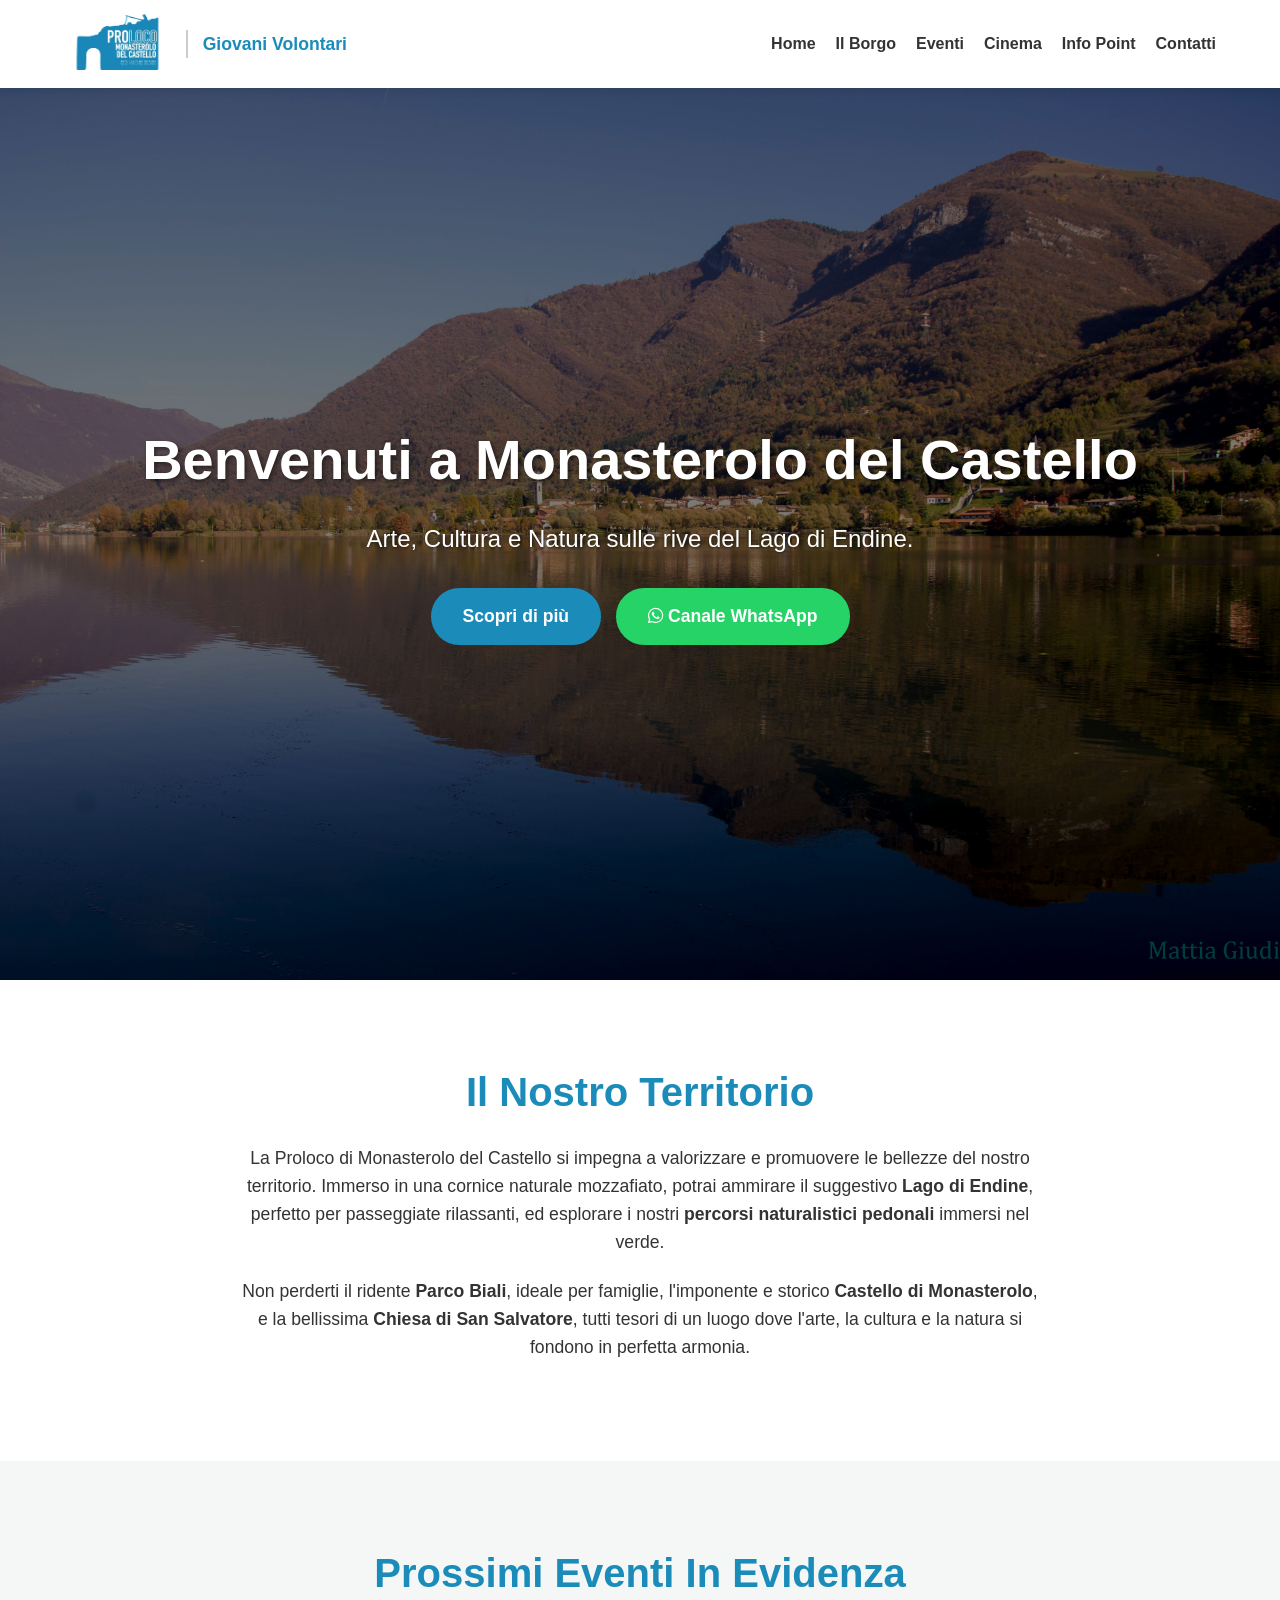
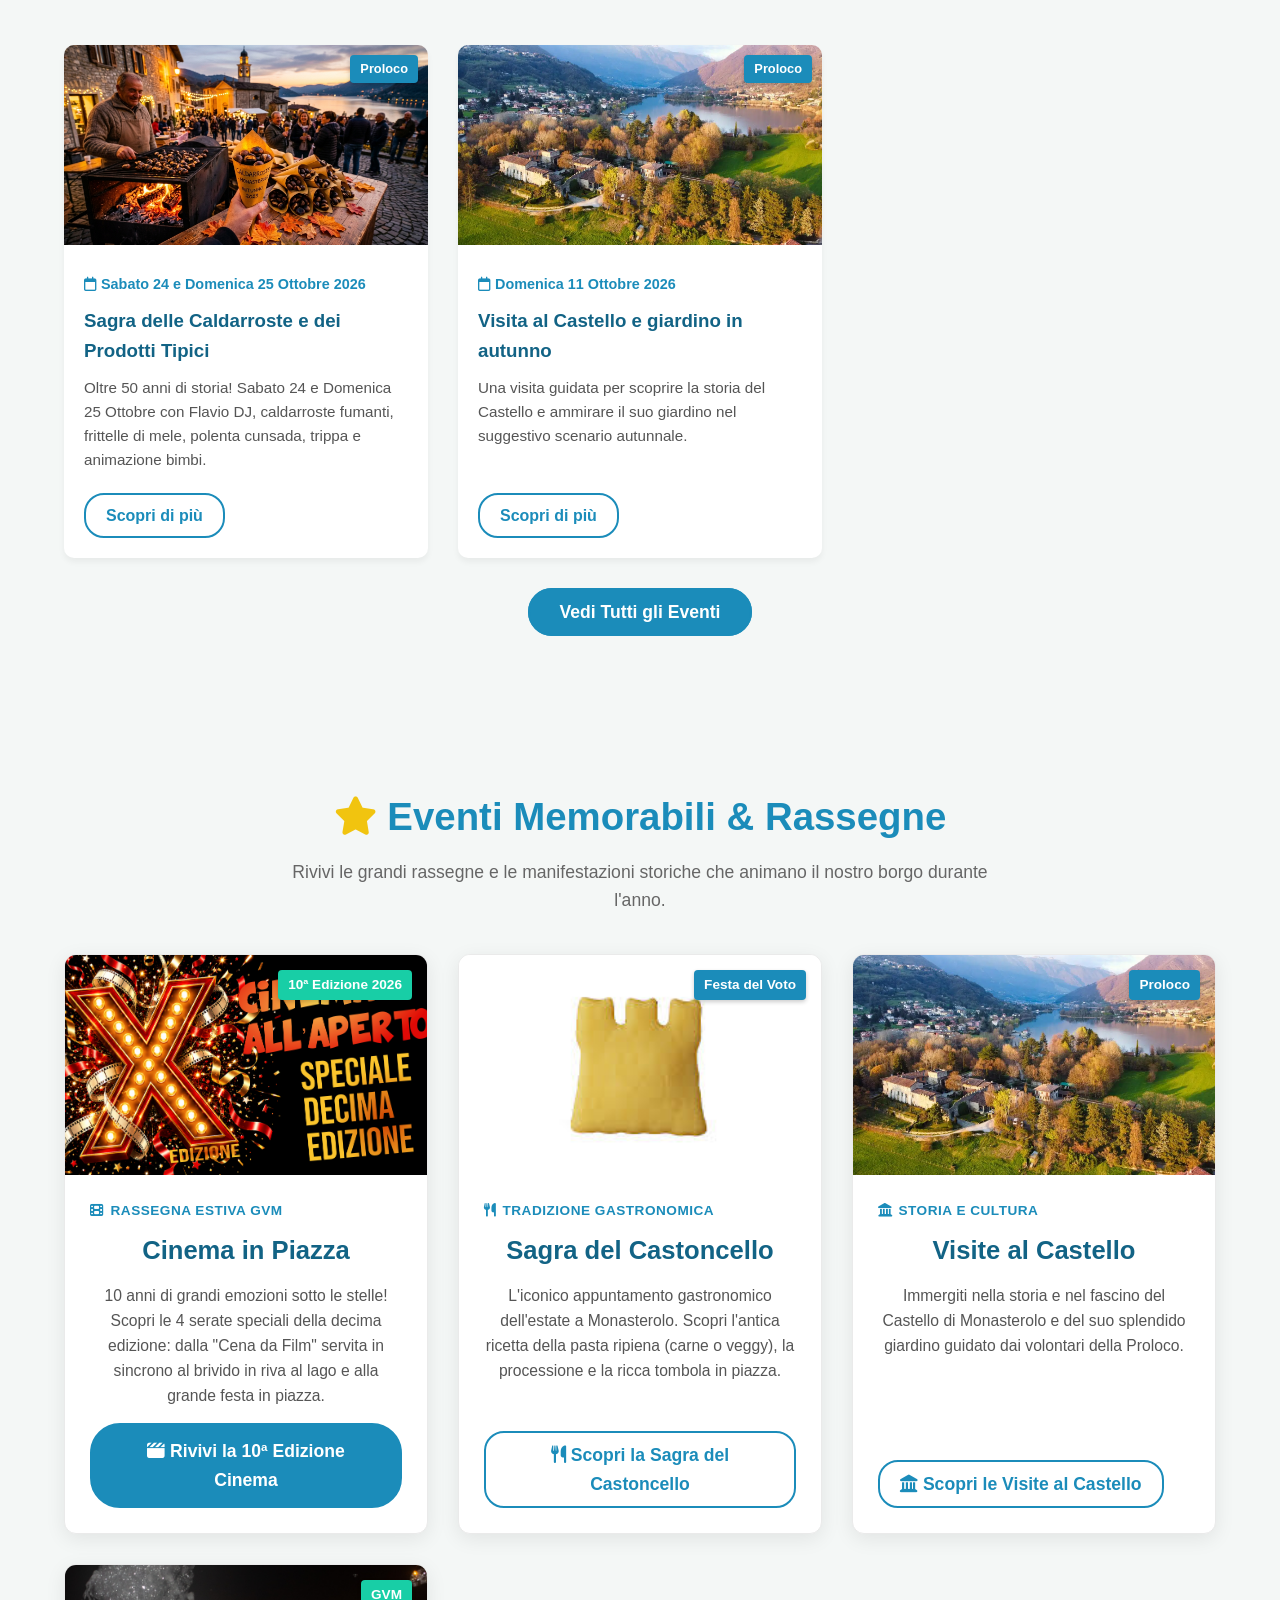
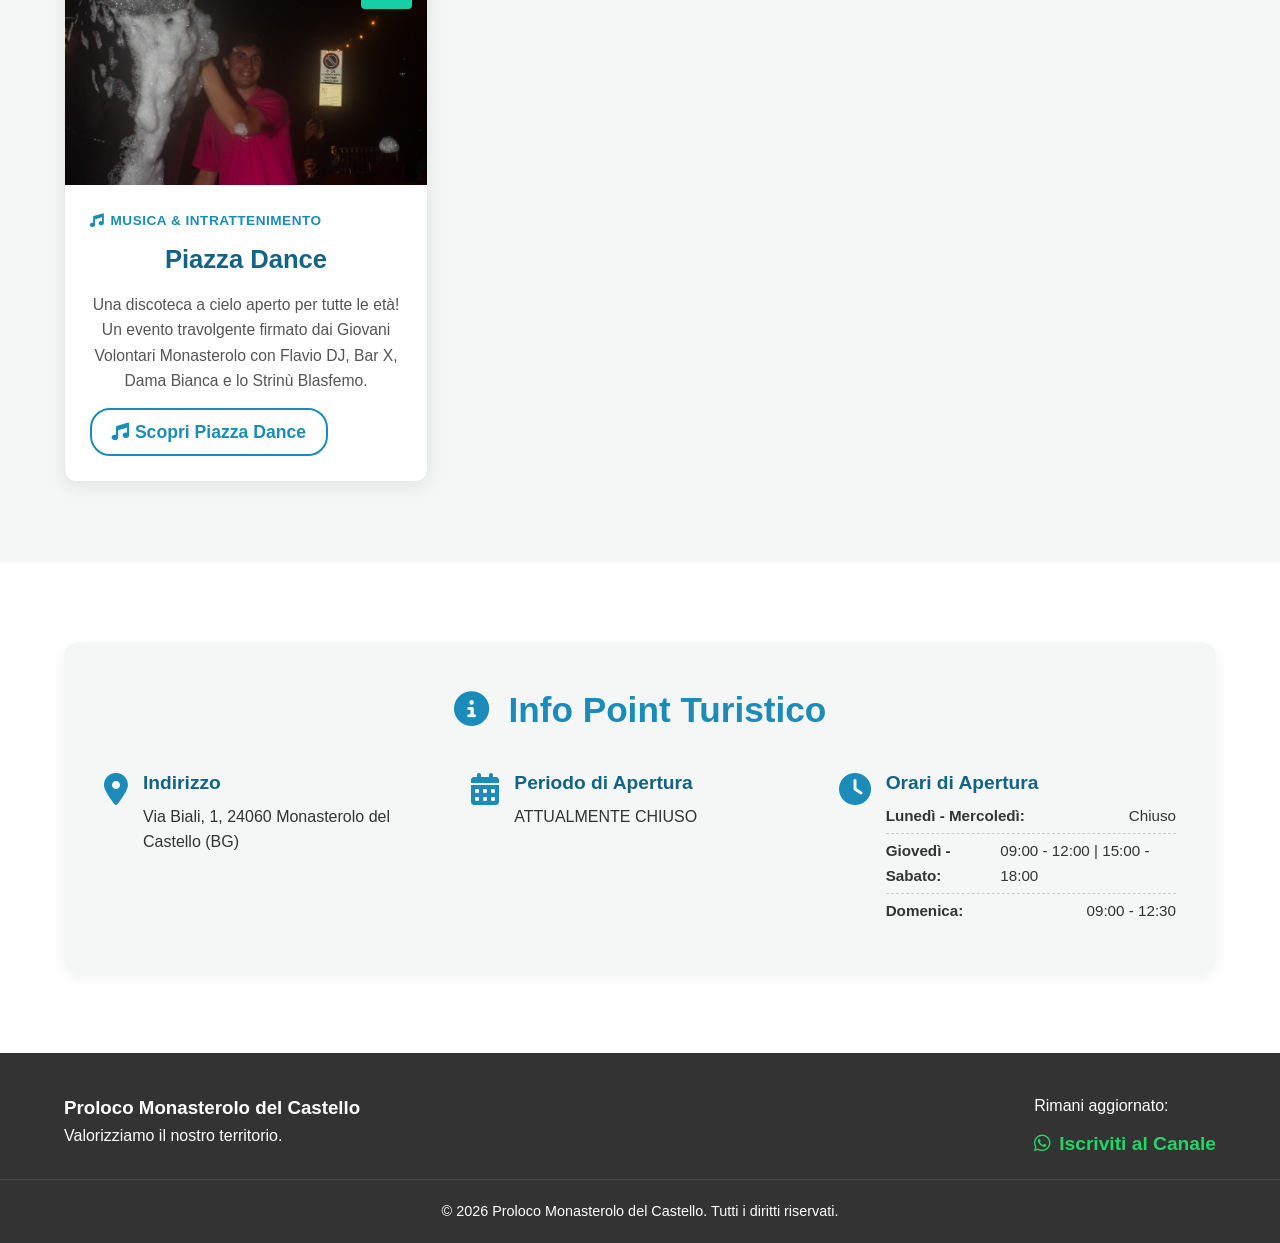
<file: index.html>
<!DOCTYPE html>
<html lang="it">
<head>
    <meta charset="UTF-8">
    <meta name="viewport" content="width=device-width, initial-scale=1.0">
    <title>Proloco Monasterolo del Castello | Arte Cultura Natura</title>
    <link rel="stylesheet" href="assets/css/style.css">
    <link rel="stylesheet" href="https://cdnjs.cloudflare.com/ajax/libs/font-awesome/6.4.0/css/all.min.css">
</head>
<body>

    <header class="navbar">
        <div class="container nav-container">
            <div class="logo-group">
                <a href="index.html" class="logo">
                    <img src="assets/img/logo-proloco.png" alt="Logo Proloco Monasterolo del Castello">
                </a>
                <a href="giovani-volontari.html" class="giovani-link">Giovani Volontari</a>
            </div>
            <nav>
                <ul class="nav-links">
                    <li><a href="#home">Home</a></li>
                    <li><a href="#scopri">Il Borgo</a></li>
                    <li><a href="tutti-eventi.html">Eventi</a></li>
                    <li><a href="cinema-decima-edizione.html">Cinema</a></li>
                    <li><a href="#info-point">Info Point</a></li>
                    <li><a href="#contatti">Contatti</a></li>
                </ul>
            </nav>
        </div>
    </header>

    <section id="home" class="hero">
        <div class="hero-overlay"></div>
        <div class="container hero-content">
            <h1>Benvenuti a Monasterolo del Castello</h1>
            <p>Arte, Cultura e Natura sulle rive del Lago di Endine.</p>
            <div class="hero-buttons">
                <a href="#scopri" class="btn btn-primary">Scopri di più</a>
                <a href="https://whatsapp.com/channel/0029VaisvW07DAX7TVEEa43T" target="_blank" class="btn btn-whatsapp">
                    <i class="fa-brands fa-whatsapp"></i> Canale WhatsApp
                </a>
            </div>
        </div>
    </section>

    <section id="scopri" class="about-section">
        <div class="container">
            <h2>Il Nostro Territorio</h2>
            <p>La Proloco di Monasterolo del Castello si impegna a valorizzare e promuovere le bellezze del nostro territorio. Immerso in una cornice naturale mozzafiato, potrai ammirare il suggestivo <strong>Lago di Endine</strong>, perfetto per passeggiate rilassanti, ed esplorare i nostri <strong>percorsi naturalistici pedonali</strong> immersi nel verde.</p>
            <p>Non perderti il ridente <strong>Parco Biali</strong>, ideale per famiglie, l'imponente e storico <strong>Castello di Monasterolo</strong>, e la bellissima <strong>Chiesa di San Salvatore</strong>, tutti tesori di un luogo dove l'arte, la cultura e la natura si fondono in perfetta armonia.</p>
        </div>
    </section>

    <!-- EVENTS SECTION (PREVIEW) -->
    <section id="eventi" class="events-section bg-light">
        <div class="container">
            <h2>Prossimi Eventi In Evidenza</h2>
            <div id="events-container" class="events-grid">
                <!-- Events populated dynamically qui -->
            </div>
            <div style="margin-top: 40px;">
                <a href="tutti-eventi.html" class="btn btn-primary">Vedi Tutti gli Eventi</a>
            </div>
        </div>
    </section>

    <!-- EVENTI MEMORABILI & RASSEGNE SECTION -->
    <section id="rassegne" class="memorabili-section bg-white">
        <div class="container" style="text-align: center;">
            <div class="section-header text-center" style="text-align: center; margin-bottom: 40px;">
                <h2 style="color: var(--primary-blue); font-size: 2.4rem; text-align: center;"><i class="fa-solid fa-star" style="color: #f1c40f;"></i> Eventi Memorabili & Rassegne</h2>
                <p style="color: #666; font-size: 1.1rem; max-width: 700px; margin: 10px auto 0; text-align: center;">Rivivi le grandi rassegne e le manifestazioni storiche che animano il nostro borgo durante l'anno.</p>
            </div>

            <div class="memorabili-grid">
                <!-- Card 1: Cinema in Piazza 10ª Edizione -->
                <div class="memorabile-card">
                    <div class="memorabile-image-wrapper">
                        <img src="assets/img/cinema/CinemaXed.jpeg" alt="Cinema in Piazza - 10ª Edizione 2026" onerror="this.src='assets/img/Monasterolo.jpg'">
                        <span class="tag-badge tag-gvm" style="position: absolute; top: 15px; right: 15px; font-size: 0.85rem;">10ª Edizione 2026</span>
                    </div>
                    <div class="memorabile-content">
                        <div class="memorabile-badge"><i class="fa-solid fa-film"></i> Rassegna Estiva GVM</div>
                        <h3>Cinema in Piazza</h3>
                        <p>10 anni di grandi emozioni sotto le stelle! Scopri le 4 serate speciali della decima edizione: dalla "Cena da Film" servita in sincrono al brivido in riva al lago e alla grande festa in piazza.</p>
                        <a href="cinema-decima-edizione.html" class="btn btn-primary" style="margin-top: 15px; display: inline-block;">
                            <i class="fa-solid fa-clapperboard"></i> Rivivi la 10ª Edizione Cinema
                        </a>
                    </div>
                </div>

                <!-- Card 2: Sagra del Castoncello -->
                <div class="memorabile-card">
                    <div class="memorabile-image-wrapper">
                        <img src="assets/img/Castoncello.jpg" alt="Sagra del Castoncello" onerror="this.src='assets/img/Monasterolo.jpg'">
                        <span class="tag-badge tag-proloco" style="position: absolute; top: 15px; right: 15px; font-size: 0.85rem;">Festa del Voto</span>
                    </div>
                    <div class="memorabile-content">
                        <div class="memorabile-badge"><i class="fa-solid fa-utensils"></i> Tradizione Gastronomica</div>
                        <h3>Sagra del Castoncello</h3>
                        <p>L'iconico appuntamento gastronomico dell'estate a Monasterolo. Scopri l'antica ricetta della pasta ripiena (carne o veggy), la processione e la ricca tombola in piazza.</p>
                        <a href="sagra-del-castoncello.html" class="btn btn-outline" style="margin-top: 15px; display: inline-block;">
                            <i class="fa-solid fa-utensils"></i> Scopri la Sagra del Castoncello
                        </a>
                    </div>
                </div>

                <!-- Card 3: Visite al Castello -->
                <div class="memorabile-card">
                    <div class="memorabile-image-wrapper">
                        <img src="assets/img/Castello_alto.webp" alt="Visite al Castello" onerror="this.src='assets/img/Monasterolo.jpg'">
                        <span class="tag-badge tag-proloco" style="position: absolute; top: 15px; right: 15px; font-size: 0.85rem;">Proloco</span>
                    </div>
                    <div class="memorabile-content">
                        <div class="memorabile-badge"><i class="fa-solid fa-landmark"></i> Storia e Cultura</div>
                        <h3>Visite al Castello</h3>
                        <p>Immergiti nella storia e nel fascino del Castello di Monasterolo e del suo splendido giardino guidato dai volontari della Proloco.</p>
                        <a href="visite-castello.html" class="btn btn-outline" style="margin-top: 15px; display: inline-block;">
                            <i class="fa-solid fa-landmark"></i> Scopri le Visite al Castello
                        </a>
                    </div>
                </div>

                <!-- Card 4: Piazza Dance -->
                <div class="memorabile-card">
                    <div class="memorabile-image-wrapper">
                        <img src="assets/img/Cannoni.jpg" alt="Piazza Dance" onerror="this.src='assets/img/Monasterolo.jpg'">
                        <span class="tag-badge tag-gvm" style="position: absolute; top: 15px; right: 15px; font-size: 0.85rem;">GVM</span>
                    </div>
                    <div class="memorabile-content">
                        <div class="memorabile-badge"><i class="fa-solid fa-music"></i> Musica & Intrattenimento</div>
                        <h3>Piazza Dance</h3>
                        <p>Una discoteca a cielo aperto per tutte le età! Un evento travolgente firmato dai Giovani Volontari Monasterolo con Flavio DJ, Bar X, Dama Bianca e lo Strinù Blasfemo.</p>
                        <a href="piazza-dance.html" class="btn btn-outline" style="margin-top: 15px; display: inline-block;">
                            <i class="fa-solid fa-music"></i> Scopri Piazza Dance
                        </a>
                    </div>
                </div>
            </div>
        </div>
    </section>

    <!-- INFO POINT SECTION -->
    <section id="info-point" class="info-section">
        <div class="container">
            <div class="info-card">
                <h2><i class="fa-solid fa-circle-info"></i> Info Point Turistico</h2>
                <div class="info-grid">
                    <div class="info-item">
                        <i class="fa-solid fa-location-dot"></i>
                        <div>
                            <h3>Indirizzo</h3>
                            <p>Via Biali, 1, 24060 Monasterolo del Castello (BG)</p>
                        </div>
                    </div>
                    <div class="info-item">
                        <i class="fa-solid fa-calendar-days"></i>
                        <div>
                            <h3>Periodo di Apertura</h3>
                            <p>ATTUALMENTE CHIUSO</p>
                        </div>
                    </div>
                    <div class="info-item">
                        <i class="fa-solid fa-clock"></i>
                        <div>
                            <h3>Orari di Apertura</h3>
                            <ul class="timetable">
                                <li><span>Lunedì - Mercoledì:</span> Chiuso</li>
                                <li><span>Giovedì - Sabato:</span> 09:00 - 12:00 | 15:00 - 18:00</li>
                                <li><span>Domenica:</span> 09:00 - 12:30</li>
                            </ul>
                        </div>
                    </div>
                </div>
            </div>
        </div>
    </section>

    <footer id="contatti">
        <div class="container footer-content">
            <div class="footer-info">
                <h3>Proloco Monasterolo del Castello</h3>
                <p>Valorizziamo il nostro territorio.</p>
            </div>
            <div class="footer-social">
                <p>Rimani aggiornato:</p>
                <a href="https://whatsapp.com/channel/0029VaisvW07DAX7TVEEa43T" target="_blank" class="social-link wa-link">
                    <i class="fa-brands fa-whatsapp"></i> Iscriviti al Canale
                </a>
            </div>
        </div>
        <div class="footer-bottom">
            <p>&copy; 2026 Proloco Monasterolo del Castello. Tutti i diritti riservati.</p>
        </div>
    </footer>

    <script src="assets/js/script.js"></script>
</body>
</html>
</file>
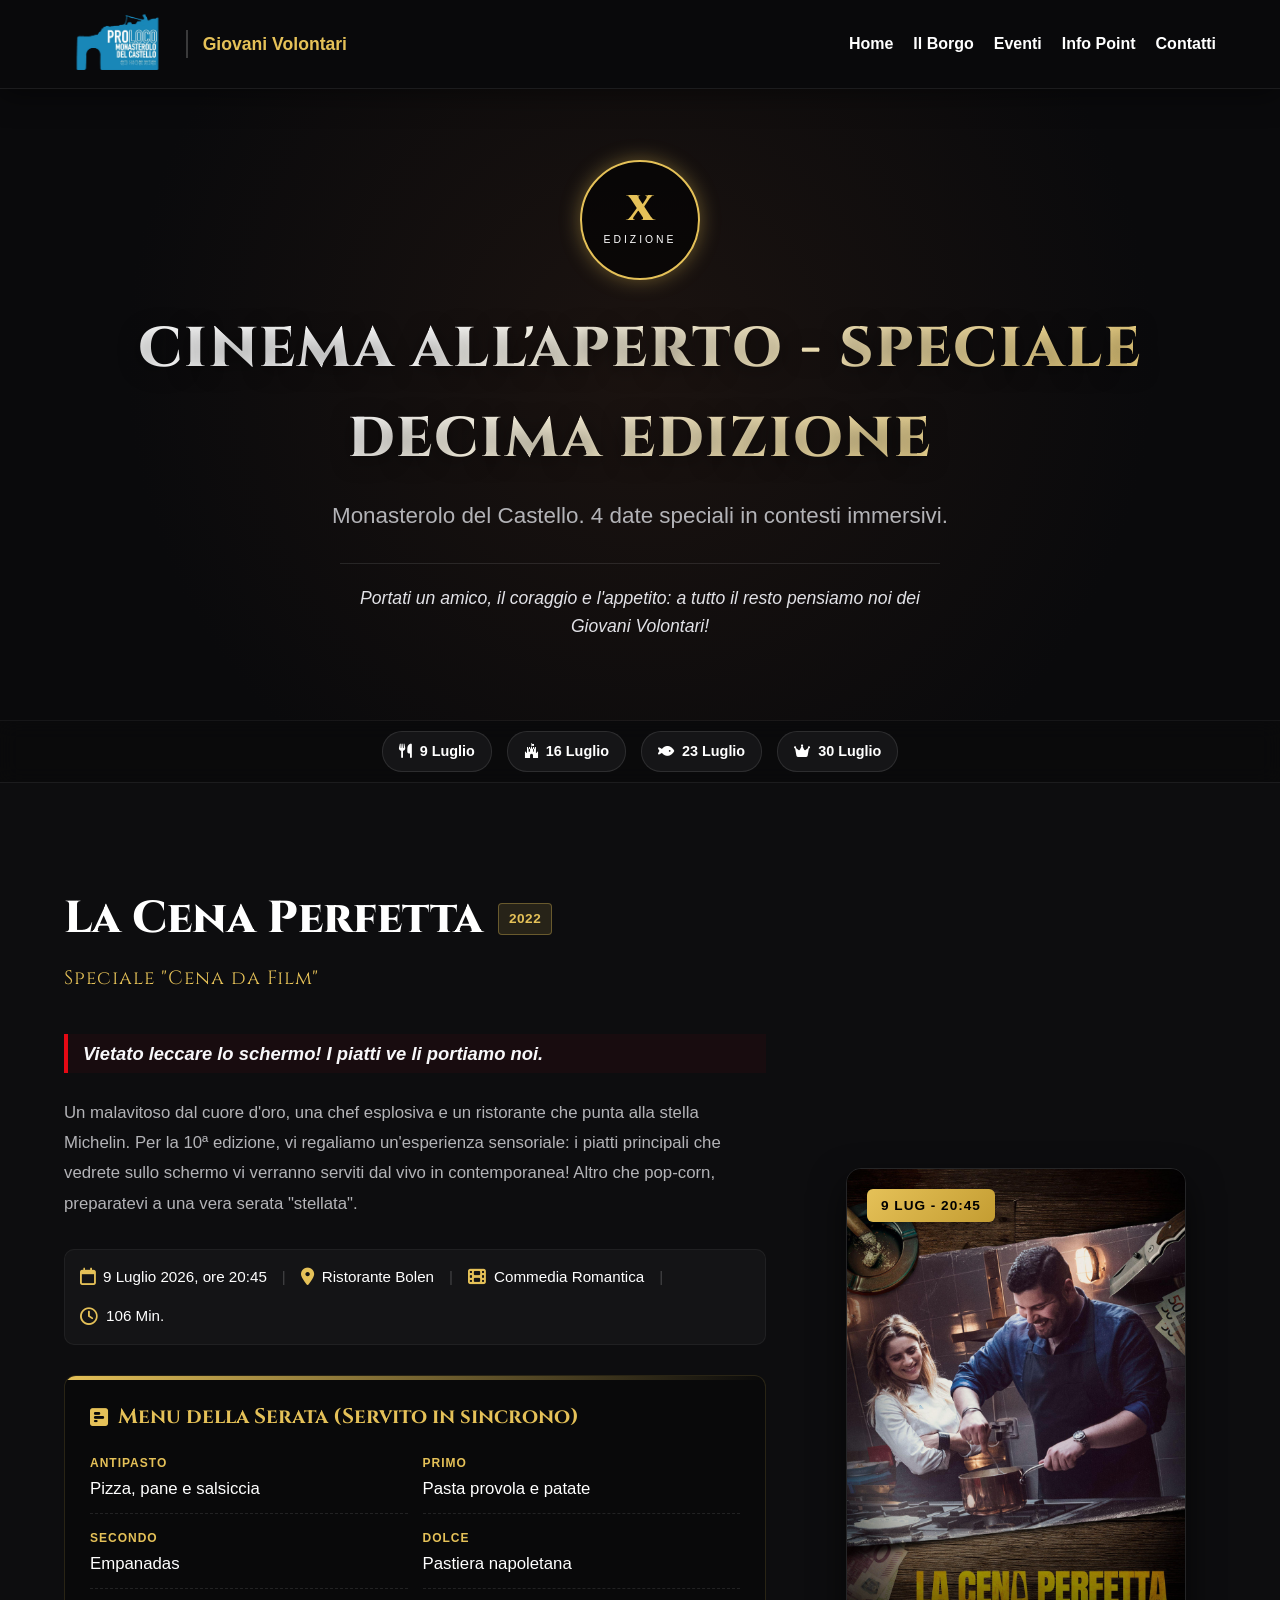
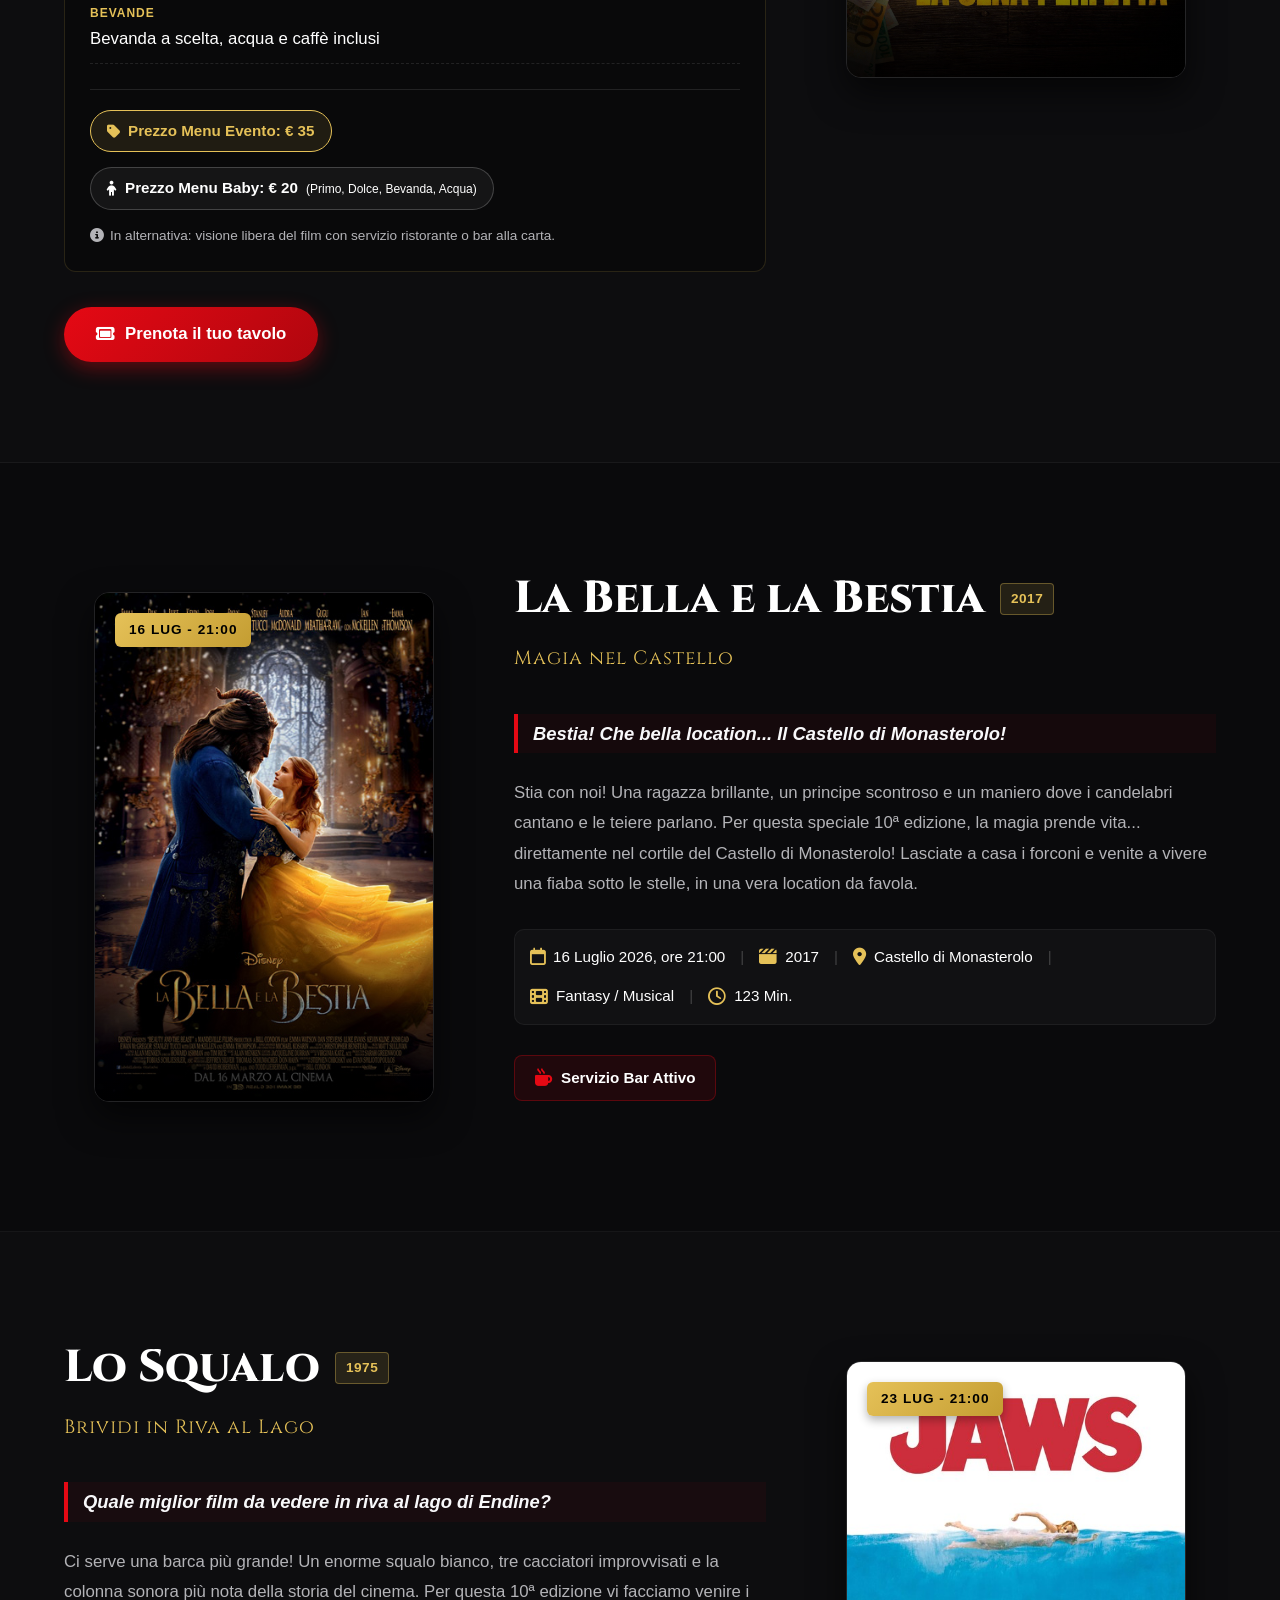
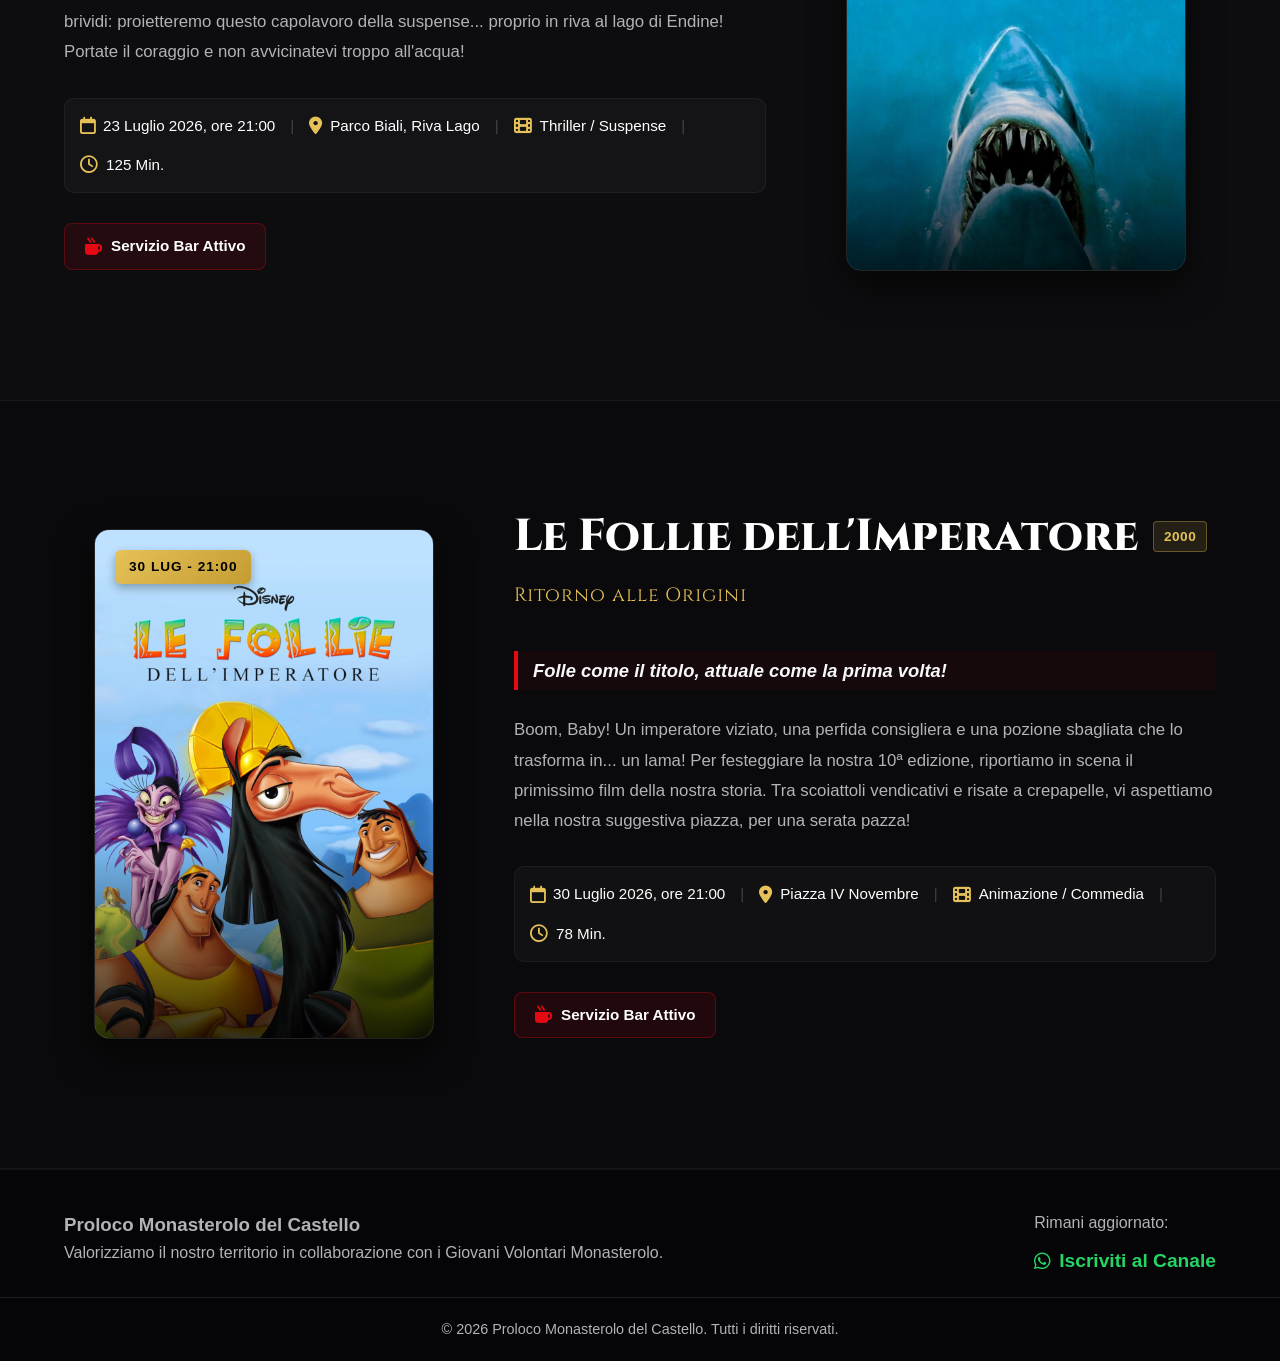
<file: cinema-decima-edizione.html>
<!DOCTYPE html>
<html lang="it">
<head>
    <meta charset="UTF-8">
    <meta name="viewport" content="width=device-width, initial-scale=1.0">
    <title>Cinema all'Aperto - Decima Edizione | Giovani Volontari Monasterolo</title>
    <link rel="stylesheet" href="assets/css/style.css">
    <link rel="stylesheet" href="https://cdnjs.cloudflare.com/ajax/libs/font-awesome/6.4.0/css/all.min.css">
    <!-- Premium Google Fonts for Cinematic Look -->
    <link href="https://fonts.googleapis.com/css2?family=Cinzel:wght@600;800;900&family=Outfit:wght@300;400;500;600;700&display=swap" rel="stylesheet">
    
    <style>
        /* --- Tema Scuro Cinematografico e Variabili Locali --- */
        :root {
            --cinema-dark: #0a0a0c;
            --cinema-card: #141418;
            --cinema-gold: #e5c158;
            --cinema-gold-glow: rgba(229, 193, 88, 0.4);
            --cinema-red: #e50914;
            --cinema-red-glow: rgba(229, 9, 20, 0.4);
            --cinema-text-gray: #b3b3b7;
            --font-display: 'Cinzel', serif;
            --font-body: 'Outfit', sans-serif;
        }

        body.cinema-theme {
            background-color: var(--cinema-dark);
            color: #ffffff;
            font-family: var(--font-body);
            overflow-x: hidden;
            scroll-behavior: smooth;
        }

        /* --- Navbar Override --- */
        .cinema-theme .navbar {
            background-color: rgba(10, 10, 12, 0.95);
            backdrop-filter: blur(10px);
            border-bottom: 1px solid rgba(255, 255, 255, 0.08);
            box-shadow: 0 4px 30px rgba(0, 0, 0, 0.5);
        }

        .cinema-theme .navbar .logo-group .giovani-link {
            color: var(--cinema-gold);
            border-left-color: rgba(255, 255, 255, 0.2);
        }

        .cinema-theme .navbar .logo-group .giovani-link:hover {
            color: #ffffff;
            text-shadow: 0 0 10px var(--cinema-gold-glow);
        }

        .cinema-theme .nav-links a {
            color: #ffffff;
        }

        .cinema-theme .nav-links a:hover {
            color: var(--cinema-gold);
            text-shadow: 0 0 8px var(--cinema-gold-glow);
        }

        /* --- Header Celebrativo --- */
        .cinema-header {
            position: relative;
            padding: 160px 0 80px 0;
            background: radial-gradient(circle at center, #1b1310 0%, var(--cinema-dark) 70%);
            text-align: center;
            border-bottom: 1px solid rgba(255, 255, 255, 0.05);
        }

        .celebrative-badge {
            display: inline-flex;
            flex-direction: column;
            align-items: center;
            justify-content: center;
            border: 2px solid var(--cinema-gold);
            padding: 15px 25px;
            border-radius: 50%;
            width: 120px;
            height: 120px;
            margin-bottom: 25px;
            background: rgba(0, 0, 0, 0.6);
            box-shadow: 0 0 20px var(--cinema-gold-glow);
            animation: pulse-gold 3s infinite;
        }

        .celebrative-badge .number {
            font-family: var(--font-display);
            font-size: 2.2rem;
            font-weight: 900;
            color: var(--cinema-gold);
            line-height: 1;
        }

        .celebrative-badge .text {
            font-size: 0.65rem;
            letter-spacing: 3px;
            text-transform: uppercase;
            color: #ffffff;
            margin-top: 5px;
        }

        .cinema-header h1 {
            font-family: var(--font-display);
            font-size: clamp(2rem, 5vw, 3.5rem);
            font-weight: 800;
            letter-spacing: 2px;
            margin-bottom: 15px;
            background: linear-gradient(135deg, #ffffff 30%, var(--cinema-gold) 100%);
            -webkit-background-clip: text;
            -webkit-text-fill-color: transparent;
            text-shadow: 0 4px 20px rgba(0,0,0,0.5);
        }

        .cinema-header .subtitle {
            font-size: clamp(1rem, 2.5vw, 1.4rem);
            color: var(--cinema-text-gray);
            max-width: 700px;
            margin: 0 auto 30px auto;
            line-height: 1.5;
            font-weight: 300;
        }

        .cinema-intro-text {
            max-width: 600px;
            margin: 0 auto;
            font-size: 1.1rem;
            color: #e2e2e7;
            font-style: italic;
            border-top: 1px solid rgba(255,255,255,0.1);
            padding-top: 20px;
        }

        /* --- Floating Navigation Mini-Menu --- */
        .cinema-nav-bar {
            position: sticky;
            top: 80px;
            z-index: 99;
            background: rgba(10, 10, 12, 0.9);
            backdrop-filter: blur(10px);
            border-bottom: 1px solid rgba(255, 255, 255, 0.08);
            padding: 10px 0;
            overflow-x: auto;
            white-space: nowrap;
        }

        .cinema-nav-container {
            display: flex;
            justify-content: flex-start;
            gap: 15px;
            padding: 0 15px;
        }

        @media (min-width: 768px) {
            .cinema-nav-container {
                justify-content: center;
            }
        }

        .cinema-nav-link {
            text-decoration: none;
            color: #ffffff;
            font-weight: 600;
            font-size: 0.9rem;
            padding: 8px 16px;
            border-radius: 20px;
            background: rgba(255, 255, 255, 0.05);
            border: 1px solid rgba(255, 255, 255, 0.1);
            transition: all 0.3s ease;
            display: inline-flex;
            align-items: center;
            gap: 8px;
        }

        .cinema-nav-link:hover, .cinema-nav-link.active {
            background: linear-gradient(135deg, var(--cinema-red) 0%, #b0060e 100%);
            border-color: var(--cinema-red);
            box-shadow: 0 4px 15px var(--cinema-red-glow);
            transform: translateY(-2px);
        }

        /* --- Sezioni Eventi --- */
        .cinema-section {
            padding: 100px 0;
            border-bottom: 1px solid rgba(255, 255, 255, 0.05);
        }

        .cinema-section:nth-child(even) {
            background-color: rgba(255, 255, 255, 0.01);
        }

        .movie-grid {
            display: grid;
            grid-template-columns: 1fr;
            gap: 50px;
            align-items: center;
        }

        @media (min-width: 992px) {
            .movie-grid {
                grid-template-columns: 400px 1fr;
            }
            .cinema-section:nth-child(even) .movie-grid {
                grid-template-columns: 1fr 400px;
            }
            .cinema-section:nth-child(even) .movie-poster-column {
                order: 2;
            }
        }

        /* --- Poster Column --- */
        .movie-poster-column {
            position: relative;
            display: flex;
            justify-content: center;
        }

        .poster-wrapper {
            position: relative;
            width: 100%;
            max-width: 340px;
            aspect-ratio: 2/3;
            border-radius: 15px;
            overflow: hidden;
            box-shadow: 0 15px 35px rgba(0, 0, 0, 0.6);
            border: 1px solid rgba(255, 255, 255, 0.1);
            transition: transform 0.5s ease, box-shadow 0.5s ease;
        }

        .poster-wrapper::before {
            content: '';
            position: absolute;
            top: 0;
            left: 0;
            width: 100%;
            height: 100%;
            background: linear-gradient(to top, rgba(0,0,0,0.8) 0%, rgba(0,0,0,0) 40%);
            z-index: 2;
        }

        .poster-wrapper:hover {
            transform: scale(1.03) translateY(-10px);
            box-shadow: 0 20px 40px rgba(229, 193, 88, 0.2);
            border-color: var(--cinema-gold);
        }

        .movie-poster {
            width: 100%;
            height: 100%;
            object-fit: cover;
            transition: transform 0.5s ease;
        }

        .poster-wrapper:hover .movie-poster {
            transform: scale(1.05);
        }

        .movie-badge-top {
            position: absolute;
            top: 20px;
            left: 20px;
            background: linear-gradient(135deg, var(--cinema-gold) 0%, #c49d32 100%);
            color: #000000;
            padding: 6px 14px;
            font-weight: 700;
            border-radius: 6px;
            font-size: 0.85rem;
            z-index: 3;
            box-shadow: 0 4px 10px rgba(0,0,0,0.3);
            text-transform: uppercase;
            letter-spacing: 1px;
        }

        /* --- Info Column --- */
        .movie-info-column {
            display: flex;
            flex-direction: column;
        }

        .movie-header-block {
            margin-bottom: 25px;
        }

        .movie-title-row {
            display: flex;
            align-items: center;
            gap: 15px;
            flex-wrap: wrap;
            margin-bottom: 8px;
        }

        .movie-year-tag {
            background-color: rgba(229, 193, 88, 0.12);
            color: var(--cinema-gold);
            border: 1px solid rgba(229, 193, 88, 0.35);
            padding: 4px 10px;
            font-size: 0.85rem;
            font-weight: 700;
            border-radius: 4px;
            text-transform: uppercase;
            letter-spacing: 0.5px;
            display: inline-flex;
            align-items: center;
            height: fit-content;
        }

        .movie-header-block h2 {
            font-family: var(--font-display);
            font-size: clamp(2rem, 4vw, 2.8rem);
            font-weight: 800;
            margin-bottom: 0;
            color: #ffffff;
        }

        .movie-header-block .movie-subtitle {
            font-family: var(--font-display);
            font-size: 1.2rem;
            color: var(--cinema-gold);
            letter-spacing: 1px;
            margin-bottom: 15px;
        }

        .tagline-box {
            border-left: 4px solid var(--cinema-red);
            padding: 5px 0 5px 15px;
            font-size: 1.15rem;
            font-weight: 600;
            font-style: italic;
            color: #f8f8fa;
            margin-bottom: 25px;
            background: rgba(229, 9, 20, 0.05);
        }

        .movie-desc {
            font-size: 1.05rem;
            line-height: 1.8;
            color: var(--cinema-text-gray);
            margin-bottom: 30px;
        }

        /* --- Technical Details Bar --- */
        .tech-details {
            display: flex;
            flex-wrap: wrap;
            gap: 15px;
            padding: 15px;
            background: rgba(255, 255, 255, 0.03);
            border-radius: 10px;
            border: 1px solid rgba(255, 255, 255, 0.05);
            margin-bottom: 30px;
        }

        .tech-item {
            display: flex;
            align-items: center;
            gap: 8px;
            font-size: 0.95rem;
            color: #ffffff;
        }

        .tech-item i {
            color: var(--cinema-gold);
            font-size: 1.1rem;
        }

        .tech-item.separator {
            color: rgba(255, 255, 255, 0.2);
        }

        /* --- Food Menu Grid (Special for Cena Perfetta) --- */
        .menu-container {
            margin-bottom: 35px;
            background: rgba(0, 0, 0, 0.3);
            border-radius: 12px;
            border: 1px solid rgba(229, 193, 88, 0.15);
            padding: 25px;
            position: relative;
            overflow: hidden;
        }

        .menu-container::before {
            content: '';
            position: absolute;
            top: 0;
            left: 0;
            width: 100%;
            height: 4px;
            background: linear-gradient(90deg, var(--cinema-gold) 0%, transparent 100%);
        }

        .menu-title {
            font-family: var(--font-display);
            font-size: 1.3rem;
            font-weight: 700;
            color: var(--cinema-gold);
            margin-bottom: 20px;
            display: flex;
            align-items: center;
            gap: 10px;
        }

        .menu-grid {
            display: grid;
            grid-template-columns: 1fr;
            gap: 15px;
            margin-bottom: 20px;
        }

        @media (min-width: 576px) {
            .menu-grid {
                grid-template-columns: 1fr 1fr;
            }
        }

        .menu-item {
            display: flex;
            flex-direction: column;
            padding-bottom: 10px;
            border-bottom: 1px dashed rgba(255, 255, 255, 0.1);
        }

        .menu-item-course {
            font-size: 0.75rem;
            text-transform: uppercase;
            letter-spacing: 1px;
            color: var(--cinema-gold);
            font-weight: 700;
            margin-bottom: 3px;
        }

        .menu-item-name {
            font-size: 1.05rem;
            font-weight: 500;
            color: #ffffff;
        }

        .pricing-box {
            display: flex;
            flex-wrap: wrap;
            gap: 15px;
            margin-top: 25px;
            padding-top: 20px;
            border-top: 1px solid rgba(255, 255, 255, 0.1);
        }

        .price-badge {
            background: rgba(229, 193, 88, 0.1);
            border: 1px solid var(--cinema-gold);
            color: var(--cinema-gold);
            padding: 8px 16px;
            border-radius: 30px;
            font-weight: 700;
            font-size: 0.95rem;
            display: inline-flex;
            align-items: center;
            gap: 8px;
        }

        .price-badge.baby {
            background: rgba(255, 255, 255, 0.05);
            border: 1px solid rgba(255, 255, 255, 0.2);
            color: #ffffff;
        }

        .menu-note {
            font-size: 0.85rem;
            color: var(--cinema-text-gray);
            margin-top: 15px;
            display: flex;
            align-items: center;
            gap: 6px;
        }

        /* --- Extra / Service Bar badge --- */
        .extra-box {
            display: inline-flex;
            align-items: center;
            gap: 8px;
            padding: 10px 20px;
            background: rgba(229, 9, 20, 0.1);
            border: 1px solid rgba(229, 9, 20, 0.3);
            color: #ffffff;
            border-radius: 8px;
            font-weight: 600;
            font-size: 0.95rem;
            margin-bottom: 30px;
            align-self: flex-start;
        }

        .extra-box i {
            color: var(--cinema-red);
            font-size: 1.1rem;
        }

        /* --- CTAs --- */
        .cinema-btn {
            display: inline-flex;
            align-items: center;
            justify-content: center;
            gap: 10px;
            padding: 14px 32px;
            background: linear-gradient(135deg, var(--cinema-red) 0%, #b0060e 100%);
            color: #ffffff;
            font-weight: 700;
            font-size: 1.05rem;
            text-decoration: none;
            border-radius: 30px;
            box-shadow: 0 6px 20px var(--cinema-red-glow);
            transition: all 0.3s ease;
            border: none;
            cursor: pointer;
            align-self: flex-start;
        }

        .cinema-btn:hover {
            transform: translateY(-3px);
            box-shadow: 0 10px 25px var(--cinema-red-glow);
            filter: brightness(1.1);
        }

        /* --- Floating Actions & Back to Top --- */
        .floating-actions {
            position: fixed;
            bottom: 30px;
            right: 30px;
            display: flex;
            flex-direction: column;
            gap: 15px;
            z-index: 999;
        }

        .btn-floating {
            width: 50px;
            height: 50px;
            background-color: #1a1a1e;
            border: 1px solid rgba(255, 255, 255, 0.15);
            color: #ffffff;
            border-radius: 50%;
            display: flex;
            align-items: center;
            justify-content: center;
            cursor: pointer;
            box-shadow: 0 4px 20px rgba(0,0,0,0.4);
            transition: all 0.3s ease;
            text-decoration: none;
        }

        .btn-floating:hover {
            background-color: var(--cinema-gold);
            color: #000000;
            border-color: var(--cinema-gold);
            transform: translateY(-3px);
            box-shadow: 0 6px 25px var(--cinema-gold-glow);
        }

        /* --- Animations --- */
        @keyframes pulse-gold {
            0% {
                box-shadow: 0 0 0 0 rgba(229, 193, 88, 0.4);
            }
            70% {
                box-shadow: 0 0 0 15px rgba(229, 193, 88, 0);
            }
            100% {
                box-shadow: 0 0 0 0 rgba(229, 193, 88, 0);
            }
        }

        /* --- Footer Override for Dark Theme --- */
        .cinema-theme footer {
            background-color: #050507;
            border-top: 1px solid rgba(255, 255, 255, 0.05);
            color: var(--cinema-text-gray);
        }

        /* Mobile Adjustments */
        @media (max-width: 768px) {
            .cinema-header {
                padding: 130px 0 60px 0;
            }
            .cinema-nav-bar {
                top: 80px;
            }
            .tech-details {
                flex-direction: column;
                align-items: flex-start;
                gap: 8px;
            }
            .tech-item.separator {
                display: none;
            }
            .cinema-section {
                padding: 60px 0;
            }
            .floating-actions {
                bottom: 20px;
                right: 20px;
            }
        }
    </style>
</head>
<body class="cinema-theme">

    <!-- HEADER/NAVBAR -->
    <header class="navbar">
        <div class="container nav-container">
            <div class="logo-group">
                <a href="index.html" class="logo">
                    <img src="assets/img/logo-proloco.png" alt="Logo Proloco Monasterolo del Castello">
                </a>
                <a href="giovani-volontari.html" class="giovani-link">Giovani Volontari</a>
            </div>
            <nav>
                <ul class="nav-links">
                    <li><a href="index.html#home">Home</a></li>
                    <li><a href="index.html#scopri">Il Borgo</a></li>
                    <li><a href="tutti-eventi.html">Eventi</a></li>
                    <li><a href="index.html#info-point">Info Point</a></li>
                    <li><a href="#contatti">Contatti</a></li>
                </ul>
            </nav>
        </div>
    </header>

    <!-- CELEBRATIVE HEADER -->
    <section class="cinema-header">
        <div class="container">
            <div class="celebrative-badge">
                <span class="number">X</span>
                <span class="text">Edizione</span>
            </div>
            <h1>CINEMA ALL'APERTO - SPECIALE DECIMA EDIZIONE</h1>
            <p class="subtitle">Monasterolo del Castello. 4 date speciali in contesti immersivi.</p>
            <p class="cinema-intro-text">
                Portati un amico, il coraggio e l'appetito: a tutto il resto pensiamo noi dei Giovani Volontari!
            </p>
        </div>
    </section>

    <!-- STICKY MINI-MENU FOR NAVIGATION -->
    <nav class="cinema-nav-bar" id="cinema-subnav">
        <div class="cinema-nav-container">
            <a href="#cena-perfetta" class="cinema-nav-link"><i class="fa-solid fa-utensils"></i> 9 Luglio</a>
            <a href="#bella-bestia" class="cinema-nav-link"><i class="fa-brands fa-fort-awesome"></i> 16 Luglio</a>
            <a href="#lo-squalo" class="cinema-nav-link"><i class="fa-solid fa-fish"></i> 23 Luglio</a>
            <a href="#follie-imperatore" class="cinema-nav-link"><i class="fa-solid fa-crown"></i> 30 Luglio</a>
        </div>
    </nav>

    <!-- SECTION 1: LA CENA PERFETTA -->
    <section id="cena-perfetta" class="cinema-section">
        <div class="container">
            <div class="movie-grid">
                <div class="movie-poster-column">
                    <div class="poster-wrapper">
                        <span class="movie-badge-top">9 LUG - 20:45</span>
                        <img src="assets/img/cinema/LaCenaPerfetta.jpeg" alt="La Cena Perfetta" class="movie-poster" onerror="this.src='assets/img/Monasterolo.jpg'">
                    </div>
                </div>
                <div class="movie-info-column">
                    <div class="movie-header-block">
                        <div class="movie-title-row">
                            <h2>La Cena Perfetta</h2>
                            <span class="movie-year-tag">2022</span>
                        </div>
                        <div class="movie-subtitle">Speciale "Cena da Film"</div>
                    </div>
                    
                    <div class="tagline-box">
                        Vietato leccare lo schermo! I piatti ve li portiamo noi.
                    </div>

                    <p class="movie-desc">
                        Un malavitoso dal cuore d'oro, una chef esplosiva e un ristorante che punta alla stella Michelin. 
                        Per la 10ª edizione, vi regaliamo un'esperienza sensoriale: i piatti principali che vedrete sullo schermo vi verranno serviti dal vivo in contemporanea! Altro che pop-corn, preparatevi a una vera serata "stellata".
                    </p>

                    <!-- Technical Details -->
                    <div class="tech-details">
                        <span class="tech-item"><i class="fa-regular fa-calendar"></i> 9 Luglio 2026, ore 20:45</span>
                        <span class="tech-item separator">|</span>
                        <span class="tech-item"><i class="fa-solid fa-location-dot"></i> Ristorante Bolen</span>
                        <span class="tech-item separator">|</span>
                        <span class="tech-item"><i class="fa-solid fa-film"></i> Commedia Romantica</span>
                        <span class="tech-item separator">|</span>
                        <span class="tech-item"><i class="fa-regular fa-clock"></i> 106 Min.</span>
                    </div>

                    <!-- Food Menu -->
                    <div class="menu-container">
                        <div class="menu-title">
                            <i class="fa-solid fa-square-poll-horizontal"></i> Menu della Serata (Servito in sincrono)
                        </div>
                        <div class="menu-grid">
                            <div class="menu-item">
                                <span class="menu-item-course">Antipasto</span>
                                <span class="menu-item-name">Pizza, pane e salsiccia</span>
                            </div>
                            <div class="menu-item">
                                <span class="menu-item-course">Primo</span>
                                <span class="menu-item-name">Pasta provola e patate</span>
                            </div>
                            <div class="menu-item">
                                <span class="menu-item-course">Secondo</span>
                                <span class="menu-item-name">Empanadas</span>
                            </div>
                            <div class="menu-item">
                                <span class="menu-item-course">Dolce</span>
                                <span class="menu-item-name">Pastiera napoletana</span>
                            </div>
                            <div class="menu-item" style="grid-column: 1 / -1;">
                                <span class="menu-item-course">Bevande</span>
                                <span class="menu-item-name">Bevanda a scelta, acqua e caffè inclusi</span>
                            </div>
                        </div>
                        
                        <div class="pricing-box">
                            <span class="price-badge"><i class="fa-solid fa-tag"></i> Prezzo Menu Evento: € 35</span>
                            <span class="price-badge baby"><i class="fa-solid fa-child"></i> Prezzo Menu Baby: € 20 <small style="display:block; font-weight:normal; font-size:0.75rem; margin-top:2px;">(Primo, Dolce, Bevanda, Acqua)</small></span>
                        </div>
                        
                        <div class="menu-note">
                            <i class="fa-solid fa-circle-info"></i>
                            <span>In alternativa: visione libera del film con servizio ristorante o bar alla carta.</span>
                        </div>
                    </div>

                    <a href="https://bolen.plateform.app/frontpage/esperienze/b1976e46d077263429450e9d56686551" target="_blank" rel="noopener noreferrer" class="cinema-btn">
                        <i class="fa-solid fa-ticket"></i> Prenota il tuo tavolo
                    </a>
                </div>
            </div>
        </div>
    </section>

    <!-- SECTION 2: LA BELLA E LA BESTIA -->
    <section id="bella-bestia" class="cinema-section">
        <div class="container">
            <div class="movie-grid">
                <div class="movie-poster-column">
                    <div class="poster-wrapper">
                        <span class="movie-badge-top">16 LUG - 21:00</span>
                        <img src="assets/img/cinema/LaBellaELaBestia.jpeg" alt="La Bella e la Bestia" class="movie-poster" onerror="this.src='assets/img/Monasterolo.jpg'">
                    </div>
                </div>
                <div class="movie-info-column">
                    <div class="movie-header-block">
                        <div class="movie-title-row">
                            <h2>La Bella e la Bestia</h2>
                            <span class="movie-year-tag">2017</span>
                        </div>
                        <div class="movie-subtitle">Magia nel Castello</div>
                    </div>
                    
                    <div class="tagline-box">
                        Bestia! Che bella location... Il Castello di Monasterolo!
                    </div>

                    <p class="movie-desc">
                        Stia con noi! Una ragazza brillante, un principe scontroso e un maniero dove i candelabri cantano e le teiere parlano. 
                        Per questa speciale 10ª edizione, la magia prende vita... direttamente nel cortile del Castello di Monasterolo! Lasciate a casa i forconi e venite a vivere una fiaba sotto le stelle, in una vera location da favola.
                    </p>

                    <!-- Technical Details -->
                    <div class="tech-details">
                        <span class="tech-item"><i class="fa-regular fa-calendar"></i> 16 Luglio 2026, ore 21:00</span>
                        <span class="tech-item separator">|</span>
                        <span class="tech-item"><i class="fa-solid fa-clapperboard"></i> 2017</span>
                        <span class="tech-item separator">|</span>
                        <span class="tech-item"><i class="fa-solid fa-location-dot"></i> Castello di Monasterolo</span>
                        <span class="tech-item separator">|</span>
                        <span class="tech-item"><i class="fa-solid fa-film"></i> Fantasy / Musical</span>
                        <span class="tech-item separator">|</span>
                        <span class="tech-item"><i class="fa-regular fa-clock"></i> 123 Min.</span>
                    </div>

                    <!-- Extras -->
                    <div class="extra-box">
                        <i class="fa-solid fa-mug-hot"></i> Servizio Bar Attivo
                    </div>
                </div>
            </div>
        </div>
    </section>

    <!-- SECTION 3: LO SQUALO -->
    <section id="lo-squalo" class="cinema-section">
        <div class="container">
            <div class="movie-grid">
                <div class="movie-poster-column">
                    <div class="poster-wrapper">
                        <span class="movie-badge-top">23 LUG - 21:00</span>
                        <img src="assets/img/cinema/LoSqualo.jpeg" alt="Lo Squalo" class="movie-poster" onerror="this.src='assets/img/Monasterolo.jpg'">
                    </div>
                </div>
                <div class="movie-info-column">
                    <div class="movie-header-block">
                        <div class="movie-title-row">
                            <h2>Lo Squalo</h2>
                            <span class="movie-year-tag">1975</span>
                        </div>
                        <div class="movie-subtitle">Brividi in Riva al Lago</div>
                    </div>
                    
                    <div class="tagline-box">
                        Quale miglior film da vedere in riva al lago di Endine?
                    </div>

                    <p class="movie-desc">
                        Ci serve una barca più grande! Un enorme squalo bianco, tre cacciatori improvvisati e la colonna sonora più nota della storia del cinema. 
                        Per questa 10ª edizione vi facciamo venire i brividi: proietteremo questo capolavoro della suspense... proprio in riva al lago di Endine! Portate il coraggio e non avvicinatevi troppo all'acqua!
                    </p>

                    <!-- Technical Details -->
                    <div class="tech-details">
                        <span class="tech-item"><i class="fa-regular fa-calendar"></i> 23 Luglio 2026, ore 21:00</span>
                        <span class="tech-item separator">|</span>
                        <span class="tech-item"><i class="fa-solid fa-location-dot"></i> Parco Biali, Riva Lago</span>
                        <span class="tech-item separator">|</span>
                        <span class="tech-item"><i class="fa-solid fa-film"></i> Thriller / Suspense</span>
                        <span class="tech-item separator">|</span>
                        <span class="tech-item"><i class="fa-regular fa-clock"></i> 125 Min.</span>
                    </div>

                    <!-- Extras -->
                    <div class="extra-box">
                        <i class="fa-solid fa-mug-hot"></i> Servizio Bar Attivo
                    </div>
                </div>
            </div>
        </div>
    </section>

    <!-- SECTION 4: LE FOLLIE DELL'IMPERATORE -->
    <section id="follie-imperatore" class="cinema-section">
        <div class="container">
            <div class="movie-grid">
                <div class="movie-poster-column">
                    <div class="poster-wrapper">
                        <span class="movie-badge-top">30 LUG - 21:00</span>
                        <img src="assets/img/cinema/LeFollieDellImperatore.jpeg" alt="Le Follie dell'Imperatore" class="movie-poster" onerror="this.src='assets/img/Monasterolo.jpg'">
                    </div>
                </div>
                <div class="movie-info-column">
                    <div class="movie-header-block">
                        <div class="movie-title-row">
                            <h2>Le Follie dell'Imperatore</h2>
                            <span class="movie-year-tag">2000</span>
                        </div>
                        <div class="movie-subtitle">Ritorno alle Origini</div>
                    </div>
                    
                    <div class="tagline-box">
                        Folle come il titolo, attuale come la prima volta!
                    </div>

                    <p class="movie-desc">
                        Boom, Baby! Un imperatore viziato, una perfida consigliera e una pozione sbagliata che lo trasforma in... un lama! 
                        Per festeggiare la nostra 10ª edizione, riportiamo in scena il primissimo film della nostra storia. Tra scoiattoli vendicativi e risate a crepapelle, vi aspettiamo nella nostra suggestiva piazza, per una serata pazza!
                    </p>

                    <!-- Technical Details -->
                    <div class="tech-details">
                        <span class="tech-item"><i class="fa-regular fa-calendar"></i> 30 Luglio 2026, ore 21:00</span>
                        <span class="tech-item separator">|</span>
                        <span class="tech-item"><i class="fa-solid fa-location-dot"></i> Piazza IV Novembre</span>
                        <span class="tech-item separator">|</span>
                        <span class="tech-item"><i class="fa-solid fa-film"></i> Animazione / Commedia</span>
                        <span class="tech-item separator">|</span>
                        <span class="tech-item"><i class="fa-regular fa-clock"></i> 78 Min.</span>
                    </div>

                    <!-- Extras -->
                    <div class="extra-box">
                        <i class="fa-solid fa-mug-hot"></i> Servizio Bar Attivo
                    </div>
                </div>
            </div>
        </div>
    </section>

    <!-- FLOATING ACTIONS: MINI-NAVBAR & BACK TO TOP -->
    <div class="floating-actions">
        <a href="#" class="btn-floating" id="btn-back-to-top" title="Torna all'inizio">
            <i class="fa-solid fa-chevron-up"></i>
        </a>
    </div>

    <!-- FOOTER -->
    <footer id="contatti">
        <div class="container footer-content">
            <div class="footer-info">
                <h3>Proloco Monasterolo del Castello</h3>
                <p>Valorizziamo il nostro territorio in collaborazione con i Giovani Volontari Monasterolo.</p>
            </div>
            <div class="footer-social">
                <p>Rimani aggiornato:</p>
                <a href="https://whatsapp.com/channel/0029VaisvW07DAX7TVEEa43T" target="_blank" class="social-link wa-link">
                    <i class="fa-brands fa-whatsapp"></i> Iscriviti al Canale
                </a>
            </div>
        </div>
        <div class="footer-bottom">
            <p>&copy; 2026 Proloco Monasterolo del Castello. Tutti i diritti riservati.</p>
        </div>
    </footer>

    <script src="assets/js/script.js"></script>
    <script>
        // --- Gestione Interfaccia e Interattività Locale della Pagina ---

        document.addEventListener('DOMContentLoaded', () => {
            // 1. Back to Top Button
            const backToTopBtn = document.getElementById('btn-back-to-top');
            
            window.addEventListener('scroll', () => {
                if (window.scrollY > 300) {
                    backToTopBtn.style.opacity = '1';
                    backToTopBtn.style.pointerEvents = 'auto';
                } else {
                    backToTopBtn.style.opacity = '0';
                    backToTopBtn.style.pointerEvents = 'none';
                }
            });

            // Set initially invisible
            backToTopBtn.style.opacity = '0';
            backToTopBtn.style.transition = 'opacity 0.3s ease, transform 0.3s ease';

            // 2. Active State on Sub-navigation during scroll (Spy effect)
            const sections = document.querySelectorAll('.cinema-section');
            const subNavLinks = document.querySelectorAll('.cinema-nav-link');

            window.addEventListener('scroll', () => {
                let current = '';
                const scrollPos = window.scrollY + 180; // Offset for header + subnav

                sections.forEach(section => {
                    const sectionTop = section.offsetTop;
                    const sectionHeight = section.clientHeight;
                    
                    if (scrollPos >= sectionTop && scrollPos < sectionTop + sectionHeight) {
                        current = section.getAttribute('id');
                    }
                });

                subNavLinks.forEach(link => {
                    link.classList.remove('active');
                    if (link.getAttribute('href') === `#${current}`) {
                        link.classList.add('active');
                    }
                });
            });

            // 3. Smooth scrolling when page is loaded with hash link
            if (window.location.hash) {
                const target = document.querySelector(window.location.hash);
                if (target) {
                    setTimeout(() => {
                        const targetOffset = target.offsetTop - 140; // Offset spacing
                        window.scrollTo({
                            top: targetOffset,
                            behavior: 'smooth'
                        });
                    }, 200);
                }
            }

            // Override click on subnav links to offset the sticky subnav height correctly
            subNavLinks.forEach(link => {
                link.addEventListener('click', function(e) {
                    e.preventDefault();
                    const targetId = this.getAttribute('href');
                    const target = document.querySelector(targetId);
                    if (target) {
                        const targetOffset = target.offsetTop - 140; // Offset spacing
                        window.scrollTo({
                            top: targetOffset,
                            behavior: 'smooth'
                        });
                        // Update hash in URL
                        history.pushState(null, null, targetId);
                    }
                });
            });
        });
    </script>
</body>
</html>
</file>
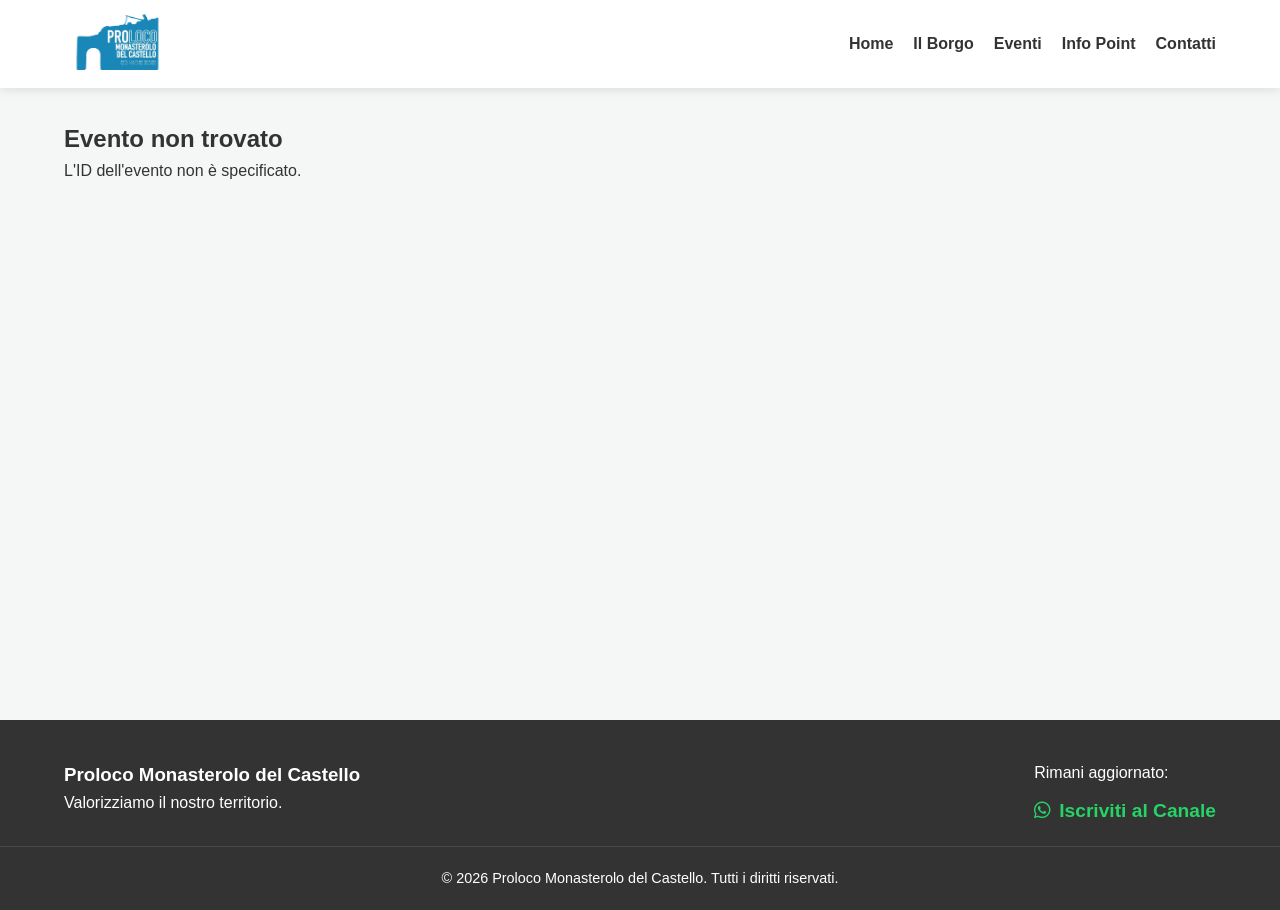
<file: evento.html>
<!DOCTYPE html>
<html lang="it">
<head>
    <meta charset="UTF-8">
    <meta name="viewport" content="width=device-width, initial-scale=1.0">
    <title>Dettaglio Evento | Proloco Monasterolo del Castello</title>
    <link rel="stylesheet" href="assets/css/style.css">
    <link rel="stylesheet" href="https://cdnjs.cloudflare.com/ajax/libs/font-awesome/6.4.0/css/all.min.css">
</head>
<body>

    <header class="navbar">
        <div class="container nav-container">
            <a href="index.html" class="logo">
                <img src="assets/img/logo-proloco.png" alt="Logo Proloco Monasterolo del Castello">
            </a>
            <nav>
                <ul class="nav-links">
                    <li><a href="index.html#home">Home</a></li>
                    <li><a href="index.html#scopri">Il Borgo</a></li>
                    <li><a href="index.html#eventi">Eventi</a></li>
                    <li><a href="index.html#info-point">Info Point</a></li>
                    <li><a href="index.html#contatti">Contatti</a></li>
                </ul>
            </nav>
        </div>
    </header>

    <section class="event-detail-section bg-light">
        <div class="container" id="event-detail-container">
            <!-- Event details populated dynamically here -->
            <div style="text-align: center; padding: 50px 0;">
                <p>Caricamento evento in corso <i class="fa-solid fa-spinner fa-spin"></i></p>
            </div>
        </div>
    </section>

    <footer id="contatti">
        <div class="container footer-content">
            <div class="footer-info">
                <h3>Proloco Monasterolo del Castello</h3>
                <p>Valorizziamo il nostro territorio.</p>
            </div>
            <div class="footer-social">
                <p>Rimani aggiornato:</p>
                <a href="https://whatsapp.com/channel/0029VaisvW07DAX7TVEEa43T" target="_blank" class="social-link wa-link">
                    <i class="fa-brands fa-whatsapp"></i> Iscriviti al Canale
                </a>
            </div>
        </div>
        <div class="footer-bottom">
            <p>&copy; 2026 Proloco Monasterolo del Castello. Tutti i diritti riservati.</p>
        </div>
    </footer>

    <script src="assets/js/script.js"></script>
</body>
</html>
</file>
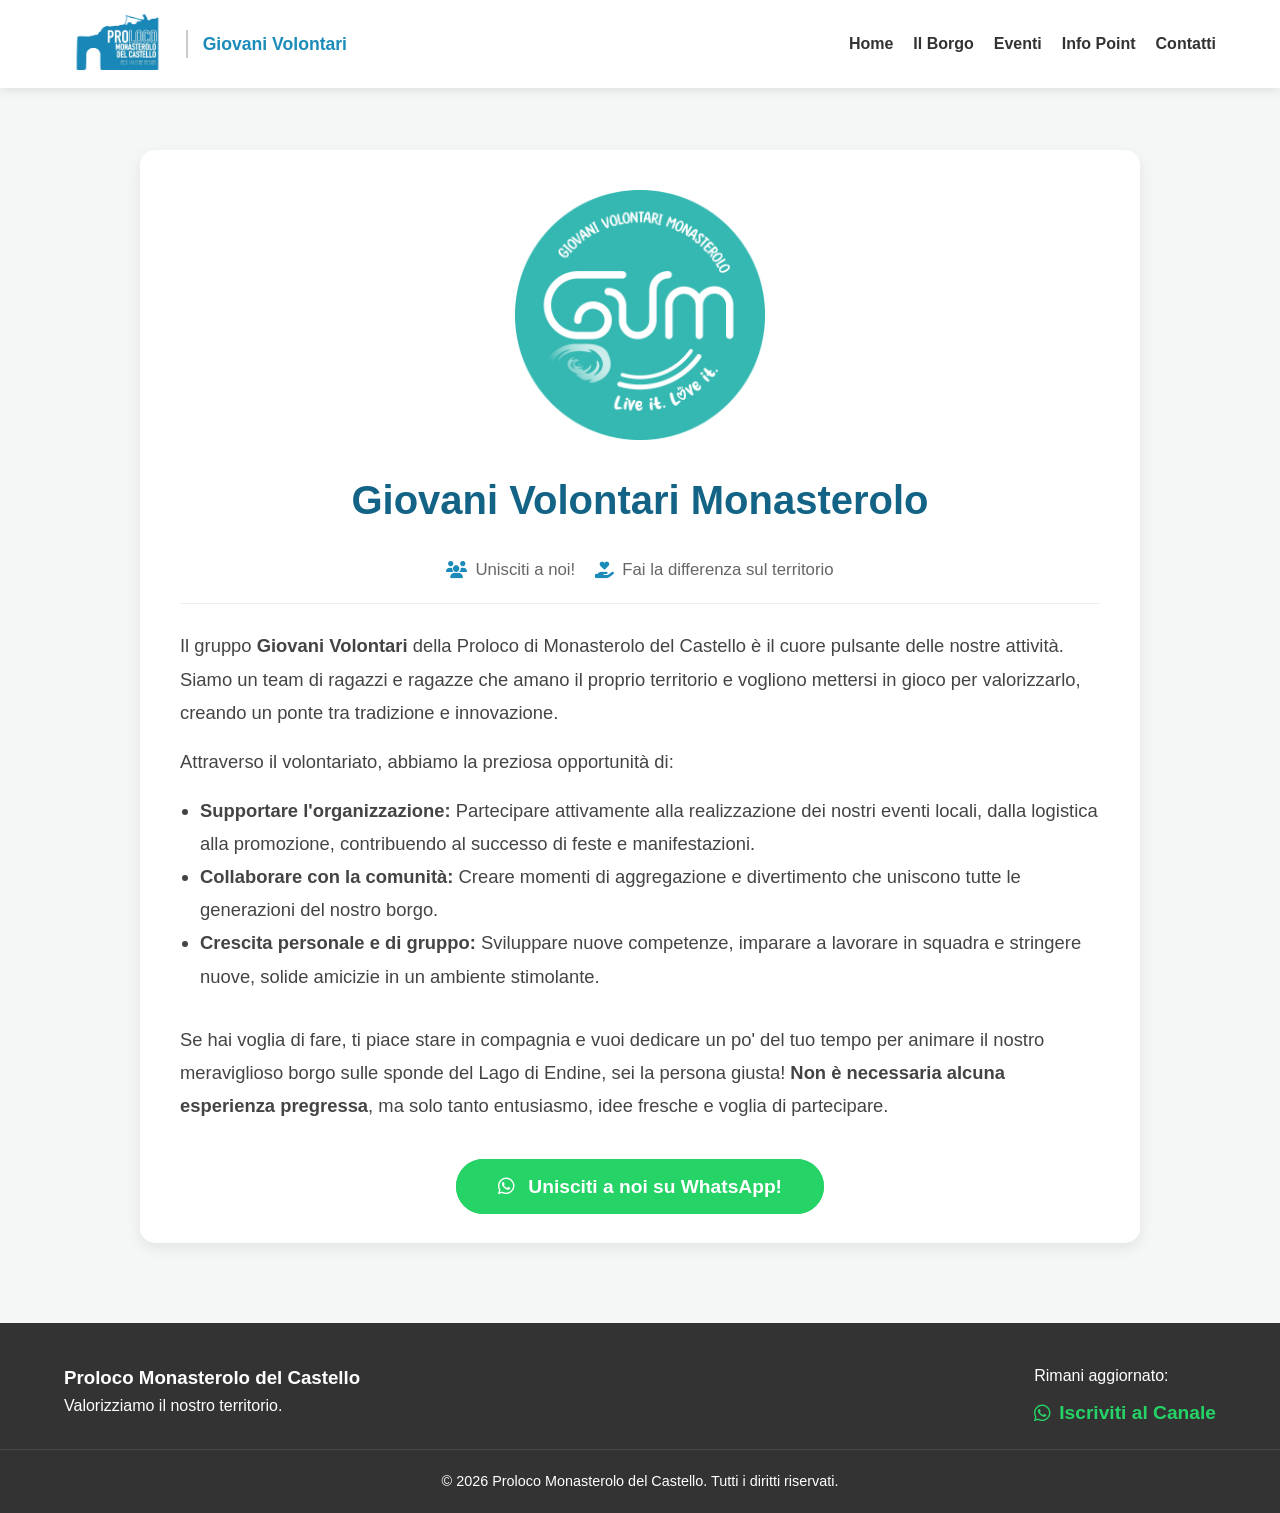
<file: giovani-volontari.html>
<!DOCTYPE html>
<html lang="it">

<head>
    <meta charset="UTF-8">
    <meta name="viewport" content="width=device-width, initial-scale=1.0">
    <title>Giovani Volontari | Proloco Monasterolo del Castello</title>
    <link rel="stylesheet" href="assets/css/style.css">
    <link rel="stylesheet" href="https://cdnjs.cloudflare.com/ajax/libs/font-awesome/6.4.0/css/all.min.css">
</head>

<body>

    <header class="navbar">
        <div class="container nav-container">
            <div class="logo-group">
                <a href="index.html" class="logo">
                    <img src="assets/img/logo-proloco.png" alt="Logo Proloco Monasterolo del Castello">
                </a>
                <a href="giovani-volontari.html" class="giovani-link">Giovani Volontari</a>
            </div>
            <nav>
                <ul class="nav-links">
                    <li><a href="index.html#home">Home</a></li>
                    <li><a href="index.html#scopri">Il Borgo</a></li>
                    <li><a href="index.html#eventi">Eventi</a></li>
                    <li><a href="index.html#info-point">Info Point</a></li>
                    <li><a href="index.html#contatti">Contatti</a></li>
                </ul>
            </nav>
        </div>
    </header>

    <section class="event-detail-section bg-light" style="padding-top: 150px;">
        <div class="container">
            <div class="event-detail-card" style="max-width: 1000px;">
                <div class="event-detail-body">
                    <div style="text-align: center; margin-bottom: 20px;">
                        <img src="assets/img/GVM-logo.png" alt="Logo Giovani Volontari Monasterolo" style="max-width: 250px; height: auto;">
                    </div>
                    <h1 class="event-detail-title" style="text-align: center; margin-bottom: 25px;">Giovani Volontari
                        Monasterolo</h1>
                    <div class="event-detail-meta" style="justify-content: center;">
                        <span class="meta-item"><i class="fa-solid fa-users"></i> Unisciti a noi!</span>
                        <span class="meta-item"><i class="fa-solid fa-hand-holding-heart"></i> Fai la differenza sul
                            territorio</span>
                    </div>
                    <div class="event-detail-desc" style="font-size: 1.15rem;">
                        <p>Il gruppo <strong>Giovani Volontari</strong> della Proloco di Monasterolo del Castello è il
                            cuore pulsante delle nostre attività. Siamo un team di ragazzi e ragazze che amano il
                            proprio territorio e vogliono mettersi in gioco per valorizzarlo, creando un ponte tra
                            tradizione e innovazione.</p>

                        <p>Attraverso il volontariato, abbiamo la preziosa opportunità di:</p>
                        <ul style="margin-bottom: 30px; margin-left: 20px; line-height: 1.8;">
                            <li><strong>Supportare l'organizzazione:</strong> Partecipare attivamente alla realizzazione
                                dei nostri eventi locali, dalla logistica alla promozione, contribuendo al successo di
                                feste e manifestazioni.</li>
                            <li><strong>Collaborare con la comunità:</strong> Creare momenti di aggregazione e
                                divertimento che uniscono tutte le generazioni del nostro borgo.</li>
                            <li><strong>Crescita personale e di gruppo:</strong> Sviluppare nuove competenze, imparare a
                                lavorare in squadra e stringere nuove, solide amicizie in un ambiente stimolante.</li>
                        </ul>

                        <p>Se hai voglia di fare, ti piace stare in compagnia e vuoi dedicare un po' del tuo tempo per
                            animare il nostro meraviglioso borgo sulle sponde del Lago di Endine, sei la persona giusta!
                            <strong>Non è necessaria alcuna esperienza pregressa</strong>, ma solo tanto entusiasmo,
                            idee fresche e voglia di partecipare.</p>
                    </div>

                    <div style="text-align: center; margin-top: 50px;">
                        <a href="https://whatsapp.com/channel/0029VaisvW07DAX7TVEEa43T" target="_blank"
                            class="btn btn-whatsapp" style="font-size: 1.2rem; padding: 15px 40px;">
                            <i class="fa-brands fa-whatsapp" style="margin-right: 8px;"></i> Unisciti a noi su WhatsApp!
                        </a>
                    </div>
                </div>
            </div>
        </div>
    </section>

    <footer id="contatti">
        <div class="container footer-content">
            <div class="footer-info">
                <h3>Proloco Monasterolo del Castello</h3>
                <p>Valorizziamo il nostro territorio.</p>
            </div>
            <div class="footer-social">
                <p>Rimani aggiornato:</p>
                <a href="https://whatsapp.com/channel/0029VaisvW07DAX7TVEEa43T" target="_blank"
                    class="social-link wa-link">
                    <i class="fa-brands fa-whatsapp"></i> Iscriviti al Canale
                </a>
            </div>
        </div>
        <div class="footer-bottom">
            <p>&copy; 2026 Proloco Monasterolo del Castello. Tutti i diritti riservati.</p>
        </div>
    </footer>

    <script src="assets/js/script.js"></script>
</body>

</html>
</file>
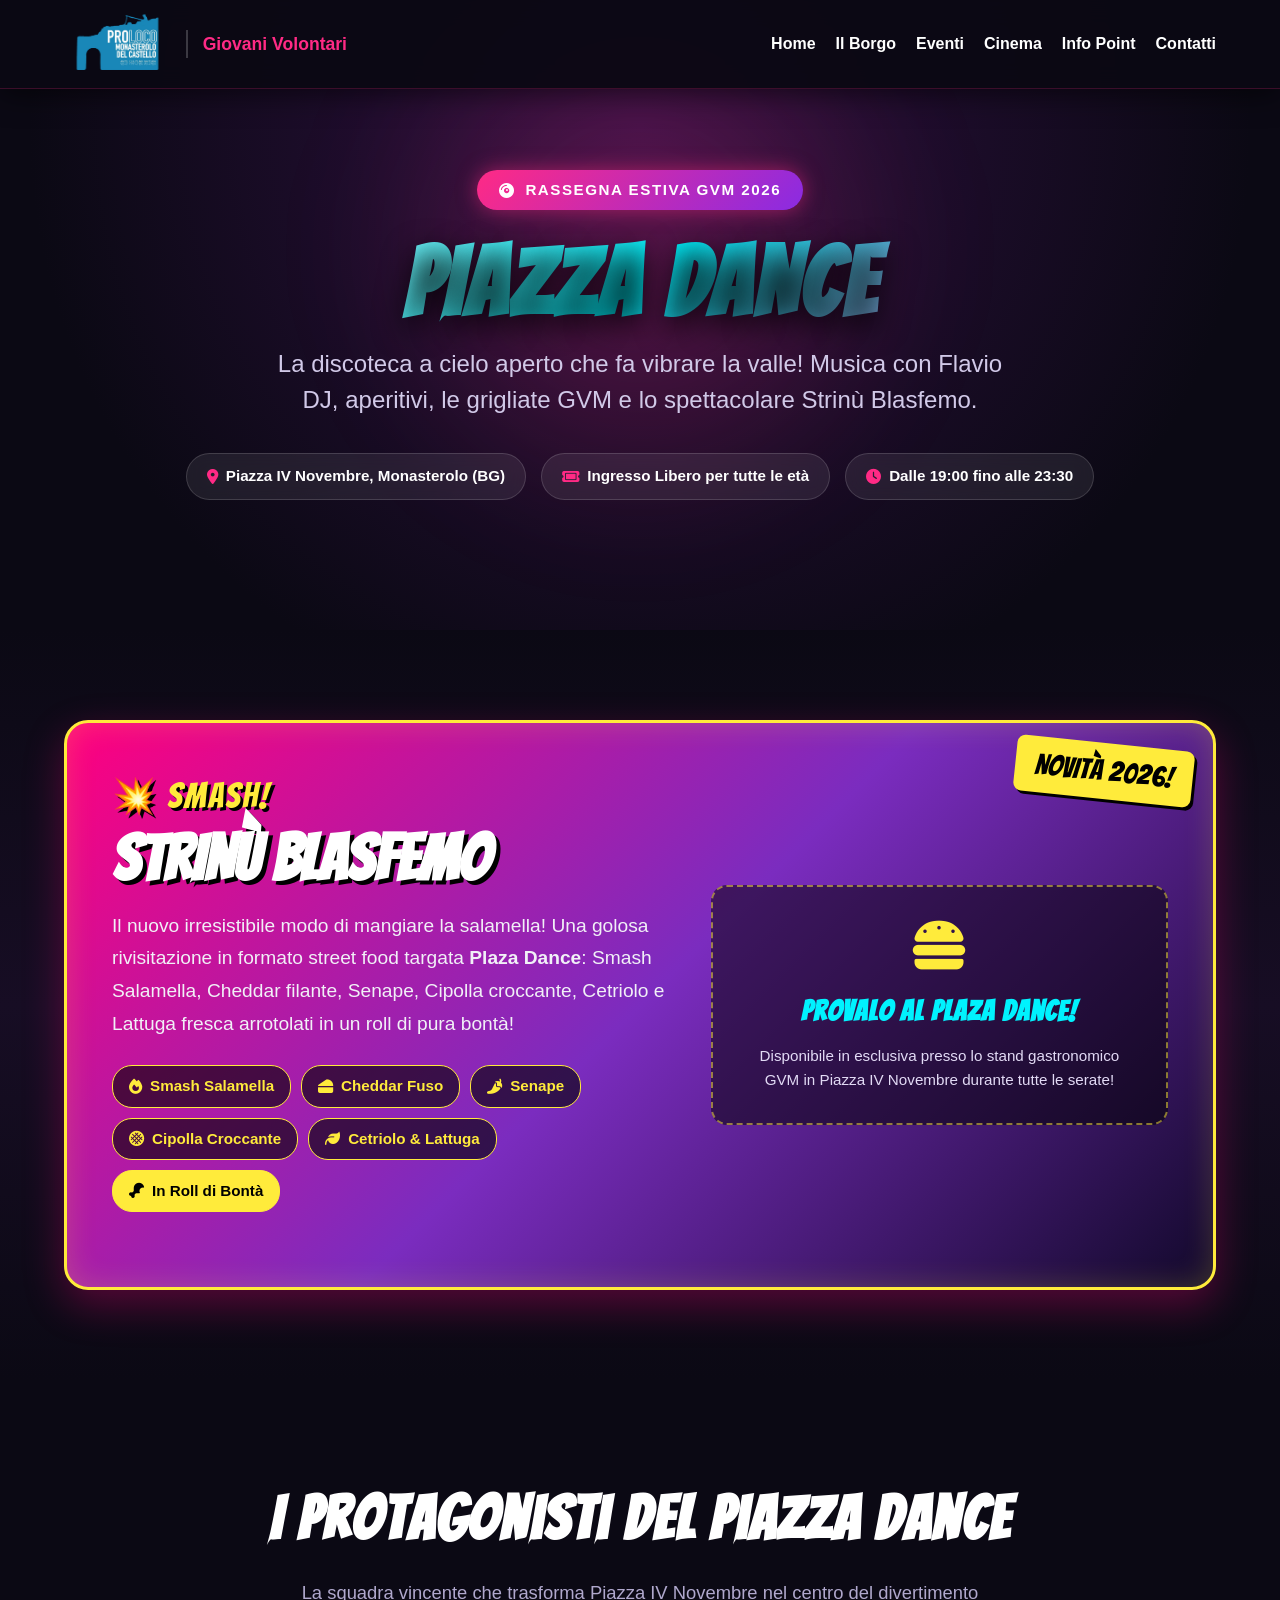
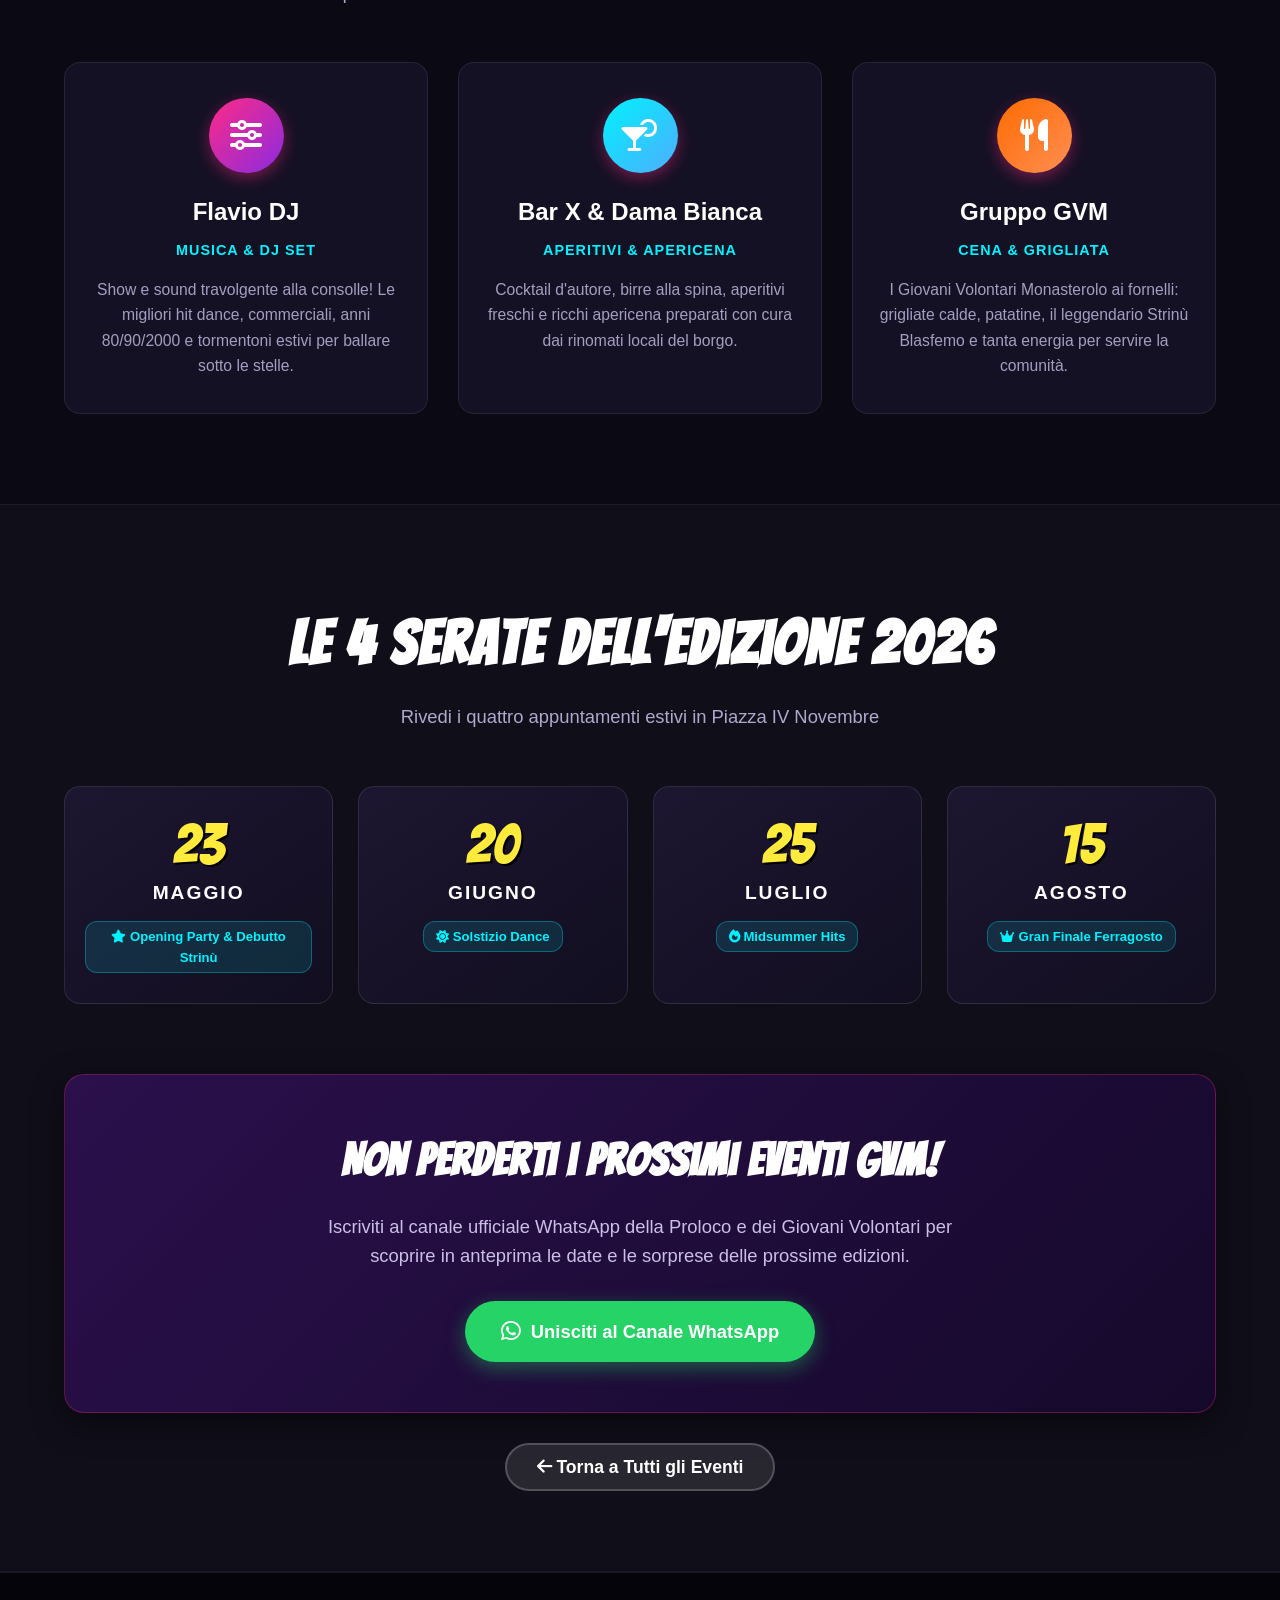
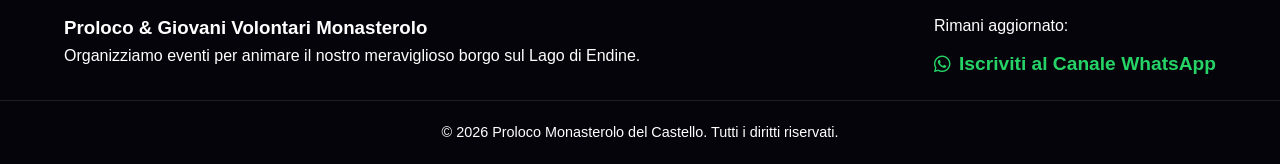
<file: piazza-dance.html>
<!DOCTYPE html>
<html lang="it">
<head>
    <meta charset="UTF-8">
    <meta name="viewport" content="width=device-width, initial-scale=1.0">
    <title>Piazza Dance 2026 | Giovani Volontari Monasterolo</title>
    <meta name="description" content="Piazza Dance a Monasterolo del Castello - Discoteca a cielo aperto con Flavio DJ, aperitivi Bar X e Dama Bianca, la cena GVM e la grande novità dello Strinù Blasfemo!">
    <link rel="stylesheet" href="assets/css/style.css">
    <link rel="stylesheet" href="https://cdnjs.cloudflare.com/ajax/libs/font-awesome/6.4.0/css/all.min.css">
    <!-- Google Fonts for Dynamic Party Aesthetic -->
    <link href="https://fonts.googleapis.com/css2?family=Bangers&family=Outfit:wght@300;400;600;700;800;900&display=swap" rel="stylesheet">
    
    <style>
        :root {
            --party-dark: #0b0914;
            --party-card: #151124;
            --party-pink: #ff2a85;
            --party-purple: #8a2be2;
            --party-cyan: #00f2fe;
            --party-yellow: #ffeb3b;
            --party-orange: #ff6b00;
            --font-pop: 'Bangers', cursive;
            --font-body: 'Outfit', sans-serif;
        }

        body.party-theme {
            background-color: var(--party-dark);
            color: #ffffff;
            font-family: var(--font-body);
            overflow-x: hidden;
            scroll-behavior: smooth;
        }

        /* --- Navbar Dark Override --- */
        .party-theme .navbar {
            background-color: rgba(11, 9, 20, 0.95);
            backdrop-filter: blur(12px);
            border-bottom: 1px solid rgba(255, 42, 133, 0.2);
            box-shadow: 0 4px 30px rgba(0, 0, 0, 0.6);
        }

        .party-theme .navbar .logo-group .giovani-link {
            color: var(--party-pink);
            border-left-color: rgba(255, 255, 255, 0.2);
        }

        .party-theme .nav-links a {
            color: #ffffff;
        }

        .party-theme .nav-links a:hover {
            color: var(--party-cyan);
            text-shadow: 0 0 10px rgba(0, 242, 254, 0.6);
        }

        /* --- Party Hero Section --- */
        .party-hero {
            position: relative;
            padding: 170px 0 90px;
            background: radial-gradient(circle at 50% 20%, #2e1040 0%, var(--party-dark) 75%);
            text-align: center;
            overflow: hidden;
        }

        .party-hero::before {
            content: '';
            position: absolute;
            top: -50px;
            left: 50%;
            transform: translateX(-50%);
            width: 600px;
            height: 600px;
            background: radial-gradient(circle, rgba(255, 42, 133, 0.25) 0%, rgba(0,0,0,0) 70%);
            filter: blur(50px);
            z-index: 0;
            pointer-events: none;
        }

        .hero-glow-badge {
            display: inline-flex;
            align-items: center;
            gap: 10px;
            background: linear-gradient(135deg, var(--party-pink), var(--party-purple));
            color: white;
            font-weight: 800;
            padding: 8px 22px;
            border-radius: 30px;
            font-size: 0.95rem;
            text-transform: uppercase;
            letter-spacing: 1.5px;
            box-shadow: 0 0 20px rgba(255, 42, 133, 0.5);
            margin-bottom: 25px;
            position: relative;
            z-index: 1;
        }

        .party-title {
            font-family: var(--font-pop);
            font-size: clamp(3.2rem, 8vw, 6rem);
            letter-spacing: 3px;
            line-height: 1;
            margin-bottom: 15px;
            background: linear-gradient(135deg, #ffffff 0%, var(--party-cyan) 50%, var(--party-pink) 100%);
            -webkit-background-clip: text;
            -webkit-text-fill-color: transparent;
            text-shadow: 0 10px 30px rgba(0,0,0,0.8);
            position: relative;
            z-index: 1;
        }

        .party-subtitle {
            font-size: clamp(1.1rem, 2.5vw, 1.5rem);
            color: #d1c9e8;
            max-width: 750px;
            margin: 0 auto 35px;
            line-height: 1.5;
            position: relative;
            z-index: 1;
        }

        .party-meta-bar {
            display: flex;
            justify-content: center;
            flex-wrap: wrap;
            gap: 15px;
            margin-bottom: 40px;
            position: relative;
            z-index: 1;
        }

        .party-pill {
            background: rgba(255, 255, 255, 0.08);
            border: 1px solid rgba(255, 255, 255, 0.15);
            backdrop-filter: blur(8px);
            padding: 10px 20px;
            border-radius: 25px;
            font-weight: 600;
            font-size: 0.95rem;
            display: flex;
            align-items: center;
            gap: 8px;
            color: #ffffff;
        }

        .party-pill i {
            color: var(--party-pink);
        }

        /* --- SMASH! STRINÙ BLASFEMO FEATURED SECTION --- */
        .strinu-section {
            padding: 90px 0;
            background: linear-gradient(180deg, var(--party-dark) 0%, #170d24 50%, var(--party-dark) 100%);
            position: relative;
        }

        .popart-container {
            background: linear-gradient(135deg, #ff007f 0%, #7b2cbf 50%, #12092b 100%);
            border-radius: 24px;
            padding: 45px;
            border: 3px solid var(--party-yellow);
            box-shadow: 0 15px 40px rgba(255, 0, 127, 0.3), inset 0 0 30px rgba(255, 235, 59, 0.2);
            position: relative;
            overflow: hidden;
        }

        .popart-badge {
            position: absolute;
            top: 20px;
            right: 20px;
            font-family: var(--font-pop);
            background: var(--party-yellow);
            color: #000;
            font-size: 1.8rem;
            padding: 5px 20px;
            transform: rotate(6deg);
            border-radius: 8px;
            box-shadow: 3px 3px 0px #000;
            z-index: 2;
        }

        .strinu-grid {
            display: grid;
            grid-template-columns: 1fr;
            gap: 40px;
            align-items: center;
        }

        @media (min-width: 992px) {
            .strinu-grid {
                grid-template-columns: 1.1fr 0.9fr;
            }
        }

        .smash-title-box {
            margin-bottom: 20px;
        }

        .smash-tag {
            font-family: var(--font-pop);
            font-size: 2.2rem;
            color: var(--party-yellow);
            text-shadow: 3px 3px 0 #000;
            letter-spacing: 2px;
            display: inline-block;
            margin-bottom: 5px;
        }

        .smash-main-title {
            font-family: var(--font-pop);
            font-size: clamp(2.8rem, 5vw, 4.5rem);
            color: #ffffff;
            text-shadow: 4px 4px 0 #000;
            line-height: 0.95;
            margin-bottom: 15px;
        }

        .smash-desc {
            font-size: 1.2rem;
            line-height: 1.7;
            color: #f1f0f7;
            margin-bottom: 25px;
            font-weight: 500;
        }

        .ingredients-tags {
            display: flex;
            flex-wrap: wrap;
            gap: 10px;
            margin-bottom: 30px;
        }

        .ing-tag {
            background: rgba(0, 0, 0, 0.6);
            border: 1px solid var(--party-yellow);
            color: var(--party-yellow);
            padding: 8px 16px;
            border-radius: 20px;
            font-weight: 700;
            font-size: 0.95rem;
            display: flex;
            align-items: center;
            gap: 8px;
        }

        .strinu-card-box {
            background: rgba(0, 0, 0, 0.5);
            border-radius: 16px;
            padding: 30px;
            border: 2px dashed rgba(255, 235, 59, 0.5);
            text-align: center;
        }

        .strinu-card-box h4 {
            font-family: var(--font-pop);
            font-size: 1.8rem;
            color: var(--party-cyan);
            margin-bottom: 10px;
            letter-spacing: 1px;
        }

        /* --- LINEUP & PARTNERS SECTION --- */
        .lineup-section {
            padding: 90px 0;
        }

        .section-party-header {
            text-align: center;
            margin-bottom: 55px;
        }

        .section-party-header h2 {
            font-family: var(--font-pop);
            font-size: clamp(2.5rem, 5vw, 3.8rem);
            letter-spacing: 2px;
            color: #ffffff;
            margin-bottom: 10px;
        }

        .section-party-header p {
            color: #b0a8cd;
            font-size: 1.15rem;
        }

        .lineup-grid {
            display: grid;
            grid-template-columns: repeat(auto-fit, minmax(280px, 1fr));
            gap: 30px;
        }

        .lineup-card {
            background: var(--party-card);
            border-radius: 16px;
            padding: 35px 25px;
            border: 1px solid rgba(255, 255, 255, 0.08);
            transition: all 0.3s ease;
            position: relative;
            overflow: hidden;
            display: flex;
            flex-direction: column;
            align-items: center;
            text-align: center;
        }

        .lineup-card:hover {
            transform: translateY(-8px);
            border-color: var(--party-pink);
            box-shadow: 0 10px 30px rgba(255, 42, 133, 0.25);
        }

        .lineup-icon {
            width: 75px;
            height: 75px;
            border-radius: 50%;
            background: linear-gradient(135deg, var(--party-pink), var(--party-purple));
            display: flex;
            align-items: center;
            justify-content: center;
            font-size: 2rem;
            color: #ffffff;
            margin-bottom: 20px;
            box-shadow: 0 5px 15px rgba(255, 42, 133, 0.4);
        }

        .lineup-card h3 {
            font-size: 1.5rem;
            font-weight: 700;
            color: #ffffff;
            margin-bottom: 8px;
        }

        .lineup-role {
            color: var(--party-cyan);
            font-weight: 700;
            font-size: 0.9rem;
            text-transform: uppercase;
            letter-spacing: 1px;
            margin-bottom: 15px;
        }

        .lineup-card p {
            color: #a59ec1;
            font-size: 0.98rem;
            line-height: 1.6;
        }

        /* --- 4 DATES SCHEDULE --- */
        .dates-section {
            padding: 90px 0;
            background: rgba(255, 255, 255, 0.02);
            border-top: 1px solid rgba(255, 255, 255, 0.05);
            border-bottom: 1px solid rgba(255, 255, 255, 0.05);
        }

        .dates-grid {
            display: grid;
            grid-template-columns: repeat(auto-fit, minmax(250px, 1fr));
            gap: 25px;
        }

        .date-card {
            background: linear-gradient(145deg, #1c1630 0%, #120e20 100%);
            border-radius: 16px;
            padding: 30px 20px;
            border: 1px solid rgba(255, 255, 255, 0.1);
            text-align: center;
            position: relative;
            transition: all 0.3s ease;
        }

        .date-card:hover {
            transform: scale(1.03);
            border-color: var(--party-cyan);
            box-shadow: 0 8px 25px rgba(0, 242, 254, 0.2);
        }

        .date-number {
            font-family: var(--font-pop);
            font-size: 3.5rem;
            color: var(--party-yellow);
            line-height: 1;
            margin-bottom: 5px;
            text-shadow: 2px 2px 0 #000;
        }

        .date-month {
            font-size: 1.2rem;
            font-weight: 800;
            color: #ffffff;
            text-transform: uppercase;
            letter-spacing: 2px;
            margin-bottom: 12px;
        }

        .date-tag {
            display: inline-block;
            background: rgba(0, 242, 254, 0.12);
            color: var(--party-cyan);
            border: 1px solid rgba(0, 242, 254, 0.3);
            font-size: 0.82rem;
            font-weight: 700;
            padding: 4px 12px;
            border-radius: 12px;
        }

        /* --- CTA BOX --- */
        .party-cta-box {
            background: linear-gradient(135deg, #2b104c 0%, #15092b 100%);
            border-radius: 20px;
            padding: 50px 30px;
            text-align: center;
            margin-top: 70px;
            border: 1px solid rgba(255, 42, 133, 0.3);
            box-shadow: 0 10px 30px rgba(0,0,0,0.5);
        }

        .party-cta-box h2 {
            font-family: var(--font-pop);
            font-size: 2.8rem;
            color: #ffffff;
            margin-bottom: 15px;
            letter-spacing: 1px;
        }

        .party-cta-box p {
            color: #cbbfe8;
            font-size: 1.15rem;
            max-width: 650px;
            margin: 0 auto 30px;
        }

        .btn-party-wa {
            display: inline-flex;
            align-items: center;
            gap: 10px;
            background: var(--whatsapp-green);
            color: white;
            font-weight: 800;
            font-size: 1.15rem;
            padding: 16px 36px;
            border-radius: 35px;
            text-decoration: none;
            box-shadow: 0 6px 20px rgba(37, 211, 102, 0.4);
            transition: all 0.3s ease;
        }

        .btn-party-wa:hover {
            transform: translateY(-3px);
            box-shadow: 0 10px 25px rgba(37, 211, 102, 0.6);
            background: var(--whatsapp-dark);
        }

        /* Party theme Footer override */
        .party-theme footer {
            background-color: #05040a;
            border-top: 1px solid rgba(255, 255, 255, 0.08);
        }
    </style>
</head>
<body class="party-theme">

    <!-- NAVBAR -->
    <header class="navbar">
        <div class="container nav-container">
            <div class="logo-group">
                <a href="index.html" class="logo">
                    <img src="assets/img/logo-proloco.png" alt="Logo Proloco Monasterolo del Castello">
                </a>
                <a href="giovani-volontari.html" class="giovani-link">Giovani Volontari</a>
            </div>
            <nav>
                <ul class="nav-links">
                    <li><a href="index.html#home">Home</a></li>
                    <li><a href="index.html#scopri">Il Borgo</a></li>
                    <li><a href="tutti-eventi.html">Eventi</a></li>
                    <li><a href="cinema-decima-edizione.html">Cinema</a></li>
                    <li><a href="index.html#info-point">Info Point</a></li>
                    <li><a href="#contatti">Contatti</a></li>
                </ul>
            </nav>
        </div>
    </header>

    <!-- HERO SECTION -->
    <section class="party-hero">
        <div class="container">
            <div class="hero-glow-badge">
                <i class="fa-solid fa-compact-disc fa-spin" style="--fa-animation-duration: 4s;"></i> Rassegna Estiva GVM 2026
            </div>
            <h1 class="party-title">PIAZZA DANCE</h1>
            <p class="party-subtitle">
                La discoteca a cielo aperto che fa vibrare la valle! Musica con Flavio DJ, aperitivi, le grigliate GVM e lo spettacolare Strinù Blasfemo.
            </p>

            <div class="party-meta-bar">
                <div class="party-pill"><i class="fa-solid fa-location-dot"></i> Piazza IV Novembre, Monasterolo (BG)</div>
                <div class="party-pill"><i class="fa-solid fa-ticket"></i> Ingresso Libero per tutte le età</div>
                <div class="party-pill"><i class="fa-solid fa-clock"></i> Dalle 19:00 fino alle 23:30</div>
            </div>
        </div>
    </section>

    <!-- SMASH STRINÙ BLASFEMO HIGHLIGHT SECTION -->
    <section class="strinu-section">
        <div class="container">
            <div class="popart-container">
                <div class="popart-badge">NOVITÀ 2026!</div>
                <div class="strinu-grid">
                    <div class="strinu-text-col">
                        <div class="smash-title-box">
                            <span class="smash-tag">💥 SMASH!</span>
                            <h2 class="smash-main-title">STRINÙ BLASFEMO</h2>
                        </div>
                        <p class="smash-desc">
                            Il nuovo irresistibile modo di mangiare la salamella! Una golosa rivisitazione in formato street food targata <strong>Plaza Dance</strong>: Smash Salamella, Cheddar filante, Senape, Cipolla croccante, Cetriolo e Lattuga fresca arrotolati in un roll di pura bontà!
                        </p>

                        <div class="ingredients-tags">
                            <span class="ing-tag"><i class="fa-solid fa-fire"></i> Smash Salamella</span>
                            <span class="ing-tag"><i class="fa-solid fa-cheese"></i> Cheddar Fuso</span>
                            <span class="ing-tag"><i class="fa-solid fa-pepper-hot"></i> Senape</span>
                            <span class="ing-tag"><i class="fa-solid fa-stroopwafel"></i> Cipolla Croccante</span>
                            <span class="ing-tag"><i class="fa-solid fa-leaf"></i> Cetriolo & Lattuga</span>
                            <span class="ing-tag" style="background:var(--party-yellow); color:#000;"><i class="fa-solid fa-drumstick-bite"></i> In Roll di Bontà</span>
                        </div>
                    </div>

                    <div class="strinu-card-box">
                        <i class="fa-solid fa-burger" style="font-size: 3.5rem; color: var(--party-yellow); margin-bottom: 15px;"></i>
                        <h4>Provalo al Plaza Dance!</h4>
                        <p style="color: #e2daf5; font-size: 0.95rem;">Disponibile in esclusiva presso lo stand gastronomico GVM in Piazza IV Novembre durante tutte le serate!</p>
                    </div>
                </div>
            </div>
        </div>
    </section>

    <!-- LINEUP & TEAM SECTION -->
    <section class="lineup-section">
        <div class="container">
            <div class="section-party-header">
                <h2>I Protagonisti del Piazza Dance</h2>
                <p>La squadra vincente che trasforma Piazza IV Novembre nel centro del divertimento</p>
            </div>

            <div class="lineup-grid">
                <!-- Card 1: DJ Set -->
                <div class="lineup-card">
                    <div class="lineup-icon"><i class="fa-solid fa-sliders"></i></div>
                    <h3>Flavio DJ</h3>
                    <div class="lineup-role">Musica & DJ Set</div>
                    <p>Show e sound travolgente alla consolle! Le migliori hit dance, commerciali, anni 80/90/2000 e tormentoni estivi per ballare sotto le stelle.</p>
                </div>

                <!-- Card 2: Aperitivi & Drinks -->
                <div class="lineup-card">
                    <div class="lineup-icon" style="background: linear-gradient(135deg, #00f2fe, #4facfe);"><i class="fa-solid fa-martini-glass-citrus"></i></div>
                    <h3>Bar X & Dama Bianca</h3>
                    <div class="lineup-role">Aperitivi & Apericena</div>
                    <p>Cocktail d'autore, birre alla spina, aperitivi freschi e ricchi apericena preparati con cura dai rinomati locali del borgo.</p>
                </div>

                <!-- Card 3: Cucine GVM -->
                <div class="lineup-card">
                    <div class="lineup-icon" style="background: linear-gradient(135deg, #ff6b00, #ff8e53);"><i class="fa-solid fa-utensils"></i></div>
                    <h3>Gruppo GVM</h3>
                    <div class="lineup-role">Cena & Grigliata</div>
                    <p>I Giovani Volontari Monasterolo ai fornelli: grigliate calde, patatine, il leggendario Strinù Blasfemo e tanta energia per servire la comunità.</p>
                </div>
            </div>
        </div>
    </section>

    <!-- 4 DATES OF 2026 SECTION -->
    <section class="dates-section">
        <div class="container">
            <div class="section-party-header">
                <h2>Le 4 Serate dell'Edizione 2026</h2>
                <p>Rivedi i quattro appuntamenti estivi in Piazza IV Novembre</p>
            </div>

            <div class="dates-grid">
                <div class="date-card">
                    <div class="date-number">23</div>
                    <div class="date-month">Maggio</div>
                    <span class="date-tag"><i class="fa-solid fa-star"></i> Opening Party & Debutto Strinù</span>
                </div>

                <div class="date-card">
                    <div class="date-number">20</div>
                    <div class="date-month">Giugno</div>
                    <span class="date-tag"><i class="fa-solid fa-sun"></i> Solstizio Dance</span>
                </div>

                <div class="date-card">
                    <div class="date-number">25</div>
                    <div class="date-month">Luglio</div>
                    <span class="date-tag"><i class="fa-solid fa-fire"></i> Midsummer Hits</span>
                </div>

                <div class="date-card">
                    <div class="date-number">15</div>
                    <div class="date-month">Agosto</div>
                    <span class="date-tag"><i class="fa-solid fa-crown"></i> Gran Finale Ferragosto</span>
                </div>
            </div>

            <!-- CTA Box -->
            <div class="party-cta-box">
                <h2>Non perderti i prossimi eventi GVM!</h2>
                <p>Iscriviti al canale ufficiale WhatsApp della Proloco e dei Giovani Volontari per scoprire in anteprima le date e le sorprese delle prossime edizioni.</p>
                <a href="https://whatsapp.com/channel/0029VaisvW07DAX7TVEEa43T" target="_blank" class="btn-party-wa">
                    <i class="fa-brands fa-whatsapp" style="font-size: 1.4rem;"></i> Unisciti al Canale WhatsApp
                </a>
            </div>

            <div style="text-align: center; margin-top: 40px;">
                <a href="tutti-eventi.html" class="btn btn-secondary" style="background: rgba(255,255,255,0.1); color: #fff; border-color: rgba(255,255,255,0.2);">
                    <i class="fa-solid fa-arrow-left"></i> Torna a Tutti gli Eventi
                </a>
            </div>
        </div>
    </section>

    <!-- FOOTER -->
    <footer id="contatti">
        <div class="container footer-content">
            <div class="footer-info">
                <h3>Proloco & Giovani Volontari Monasterolo</h3>
                <p>Organizziamo eventi per animare il nostro meraviglioso borgo sul Lago di Endine.</p>
            </div>
            <div class="footer-social">
                <p>Rimani aggiornato:</p>
                <a href="https://whatsapp.com/channel/0029VaisvW07DAX7TVEEa43T" target="_blank" class="social-link wa-link">
                    <i class="fa-brands fa-whatsapp"></i> Iscriviti al Canale WhatsApp
                </a>
            </div>
        </div>
        <div class="footer-bottom">
            <p>&copy; 2026 Proloco Monasterolo del Castello. Tutti i diritti riservati.</p>
        </div>
    </footer>

    <script src="assets/js/script.js"></script>
</body>
</html>
</file>
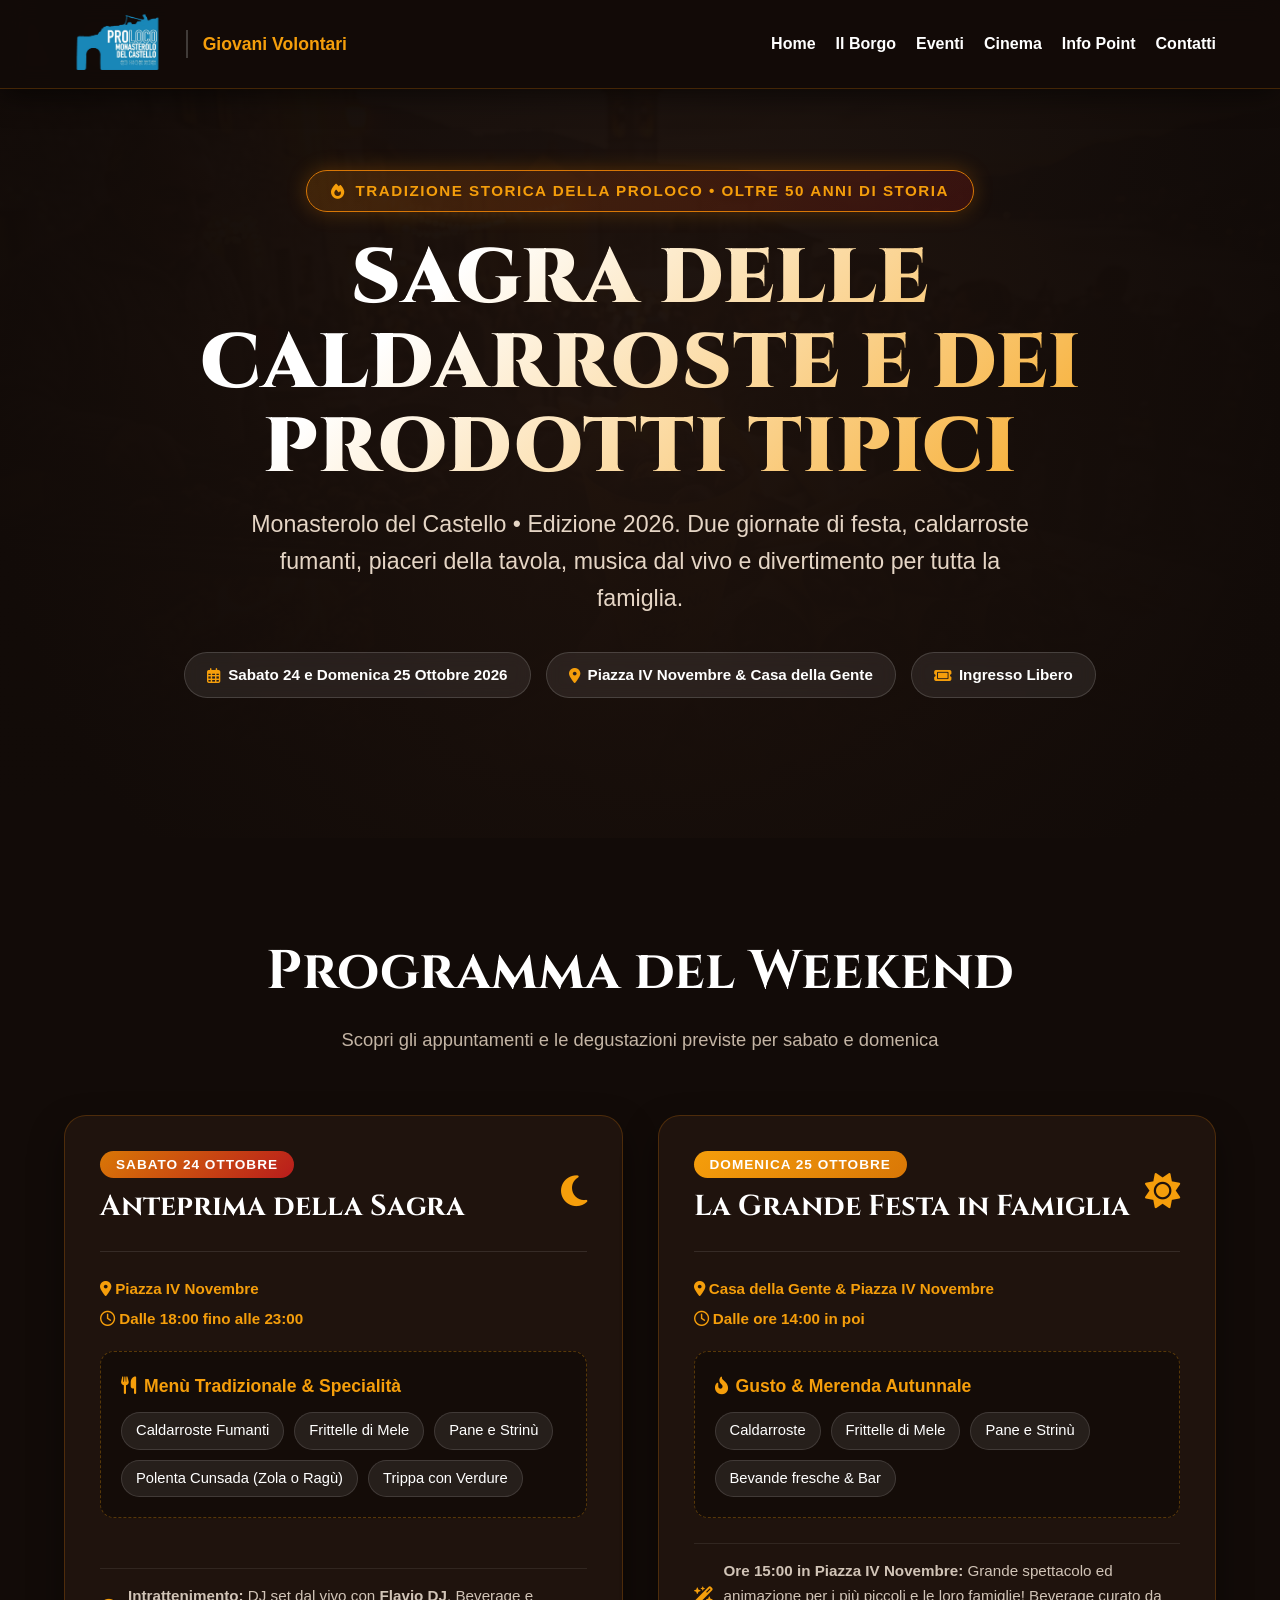
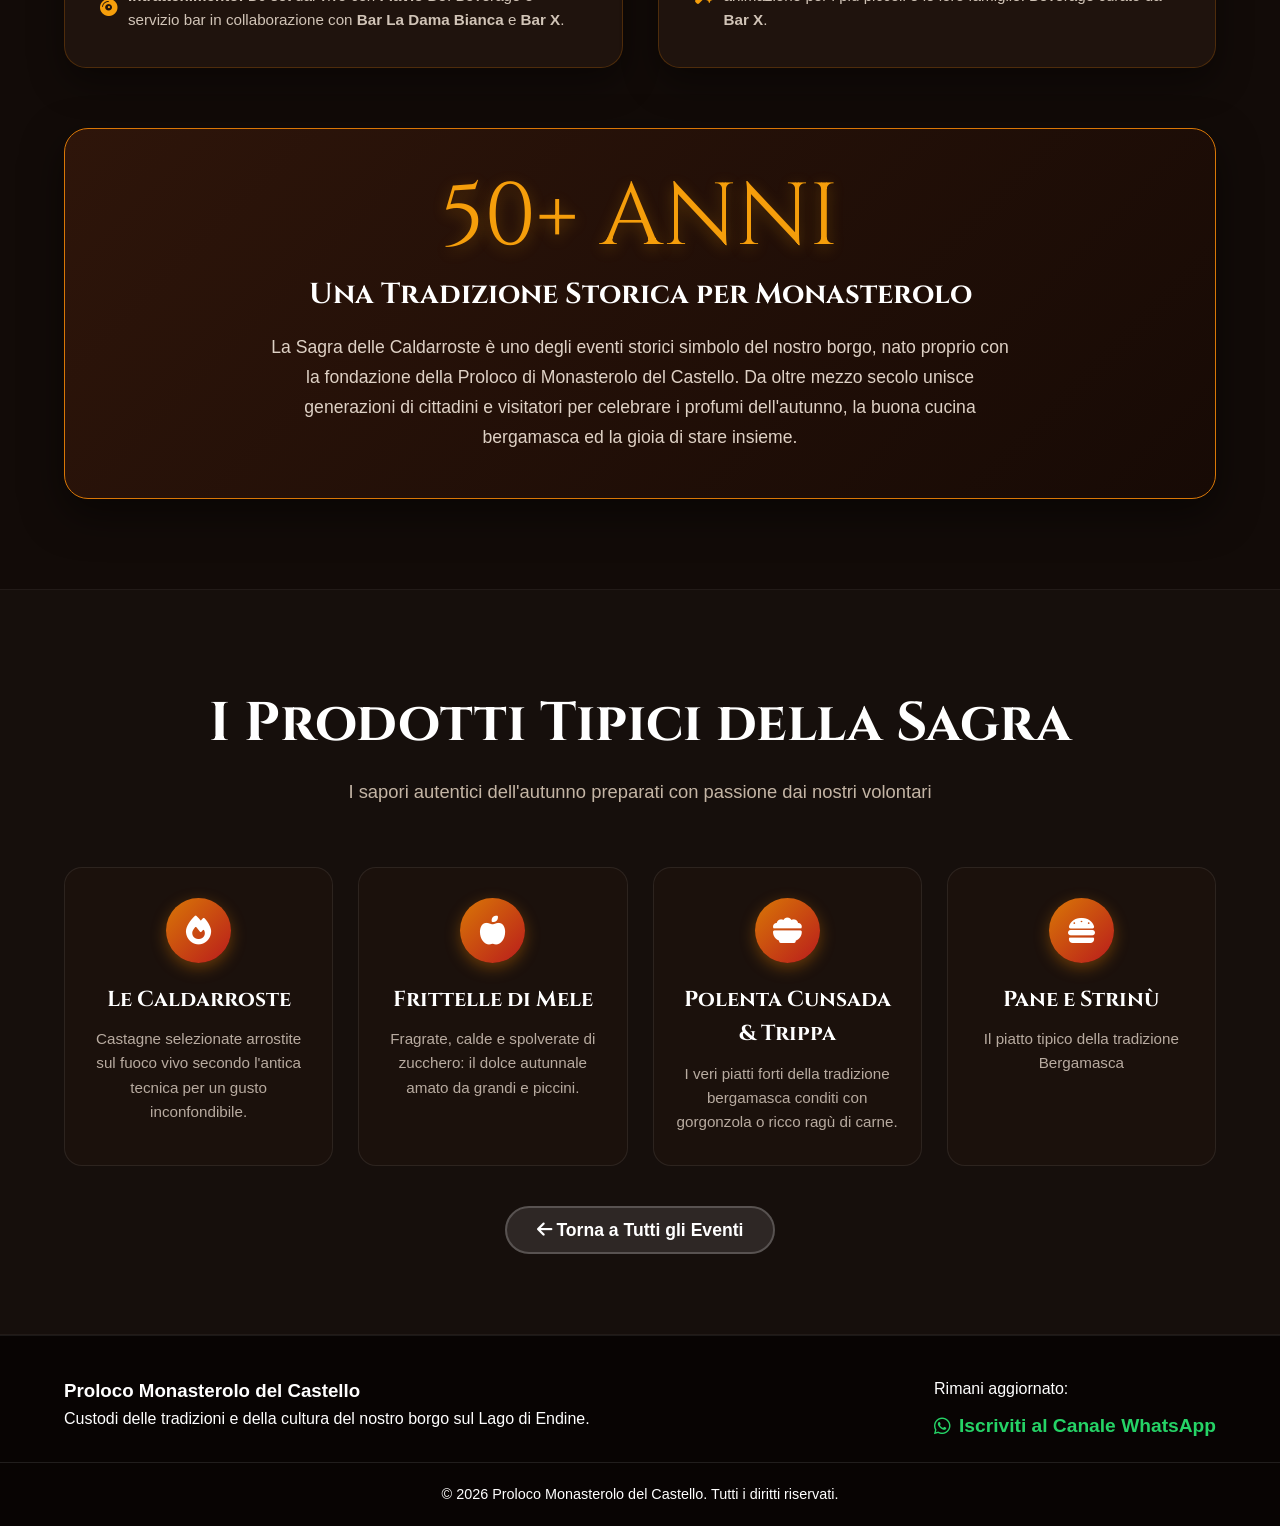
<file: sagra-caldarroste.html>
<!DOCTYPE html>
<html lang="it">
<head>
    <meta charset="UTF-8">
    <meta name="viewport" content="width=device-width, initial-scale=1.0">
    <title>Sagra delle Caldarroste 2026 | Proloco Monasterolo del Castello</title>
    <meta name="description" content="Sagra delle Caldarroste e dei Prodotti Tipici a Monasterolo del Castello - 50 anni di storia! Sabato 24 e Domenica 25 Ottobre con Flavio DJ, piatti tipici e animazione bimbi.">
    <link rel="stylesheet" href="assets/css/style.css">
    <link rel="stylesheet" href="https://cdnjs.cloudflare.com/ajax/libs/font-awesome/6.4.0/css/all.min.css">
    <!-- Google Fonts for Festive Autumn Aesthetic -->
    <link href="https://fonts.googleapis.com/css2?family=Cinzel:wght@700;800;900&family=Outfit:wght@300;400;600;700;800&display=swap" rel="stylesheet">
    
    <style>
        :root {
            --autumn-dark: #120b08;
            --autumn-card: #1f130d;
            --autumn-amber: #d97706;
            --autumn-gold: #f59e0b;
            --autumn-red: #b91c1c;
            --autumn-warm: #fff7ed;
            --font-display: 'Cinzel', serif;
            --font-body: 'Outfit', sans-serif;
        }

        body.autumn-theme {
            background-color: var(--autumn-dark);
            color: #ffffff;
            font-family: var(--font-body);
            overflow-x: hidden;
            scroll-behavior: smooth;
        }

        /* --- Navbar Dark Override --- */
        .autumn-theme .navbar {
            background-color: rgba(18, 11, 8, 0.95);
            backdrop-filter: blur(12px);
            border-bottom: 1px solid rgba(217, 119, 6, 0.25);
            box-shadow: 0 4px 30px rgba(0, 0, 0, 0.6);
        }

        .autumn-theme .navbar .logo-group .giovani-link {
            color: var(--autumn-gold);
            border-left-color: rgba(255, 255, 255, 0.2);
        }

        .autumn-theme .nav-links a {
            color: #ffffff;
        }

        .autumn-theme .nav-links a:hover {
            color: var(--autumn-gold);
            text-shadow: 0 0 10px rgba(245, 158, 11, 0.5);
        }

        /* --- Hero Section --- */
        .autumn-hero {
            position: relative;
            padding: 170px 0 100px;
            background: linear-gradient(180deg, rgba(18, 11, 8, 0.75) 0%, var(--autumn-dark) 100%), url('assets/img/Caldarroste.jpg');
            background-size: cover;
            background-position: center;
            text-align: center;
        }

        .autumn-hero-overlay {
            position: absolute;
            top: 0;
            left: 0;
            width: 100%;
            height: 100%;
            background: radial-gradient(circle at center, rgba(31, 19, 13, 0.85) 0%, rgba(18, 11, 8, 0.96) 85%);
        }

        .autumn-hero-content {
            position: relative;
            z-index: 1;
        }

        .heritage-badge {
            display: inline-flex;
            align-items: center;
            gap: 10px;
            background: linear-gradient(135deg, rgba(217, 119, 6, 0.2), rgba(185, 28, 28, 0.2));
            border: 1px solid var(--autumn-amber);
            color: var(--autumn-gold);
            font-weight: 800;
            padding: 8px 24px;
            border-radius: 30px;
            font-size: 0.95rem;
            text-transform: uppercase;
            letter-spacing: 1.5px;
            margin-bottom: 25px;
            box-shadow: 0 0 20px rgba(217, 119, 6, 0.3);
        }

        .autumn-title {
            font-family: var(--font-display);
            font-size: clamp(2.4rem, 6vw, 4.8rem);
            font-weight: 900;
            letter-spacing: 1px;
            line-height: 1.1;
            margin-bottom: 15px;
            background: linear-gradient(135deg, #ffffff 30%, var(--autumn-gold) 100%);
            -webkit-background-clip: text;
            -webkit-text-fill-color: transparent;
        }

        .autumn-subtitle {
            font-size: clamp(1.1rem, 2.5vw, 1.45rem);
            color: #e5d5c5;
            max-width: 800px;
            margin: 0 auto 35px;
            line-height: 1.6;
            font-weight: 300;
        }

        .autumn-meta-bar {
            display: flex;
            justify-content: center;
            flex-wrap: wrap;
            gap: 15px;
            margin-bottom: 40px;
        }

        .autumn-pill {
            background: rgba(255, 255, 255, 0.08);
            border: 1px solid rgba(255, 255, 255, 0.15);
            backdrop-filter: blur(8px);
            padding: 10px 22px;
            border-radius: 25px;
            font-weight: 600;
            font-size: 0.95rem;
            display: flex;
            align-items: center;
            gap: 8px;
            color: #ffffff;
        }

        .autumn-pill i {
            color: var(--autumn-gold);
        }

        /* --- PROGRAMME DAYS SECTION --- */
        .program-section {
            padding: 90px 0;
            position: relative;
        }

        .section-autumn-header {
            text-align: center;
            margin-bottom: 60px;
        }

        .section-autumn-header h2 {
            font-family: var(--font-display);
            font-size: clamp(2.2rem, 4.5vw, 3.4rem);
            color: #ffffff;
            margin-bottom: 10px;
        }

        .section-autumn-header p {
            color: #c4b5a5;
            font-size: 1.15rem;
        }

        .days-grid {
            display: grid;
            grid-template-columns: 1fr;
            gap: 35px;
        }

        @media (min-width: 992px) {
            .days-grid {
                grid-template-columns: 1fr 1fr;
            }
        }

        .day-card {
            background: var(--autumn-card);
            border-radius: 22px;
            padding: 35px;
            border: 1px solid rgba(217, 119, 6, 0.25);
            box-shadow: 0 15px 35px rgba(0, 0, 0, 0.4);
            position: relative;
            overflow: hidden;
            display: flex;
            flex-direction: column;
            transition: transform 0.3s ease, border-color 0.3s ease;
        }

        .day-card:hover {
            transform: translateY(-6px);
            border-color: var(--autumn-gold);
        }

        .day-card-header {
            display: flex;
            align-items: center;
            justify-content: space-between;
            border-bottom: 1px solid rgba(255, 255, 255, 0.1);
            padding-bottom: 20px;
            margin-bottom: 25px;
        }

        .day-badge-tag {
            background: linear-gradient(135deg, var(--autumn-amber), var(--autumn-red));
            color: white;
            font-weight: 800;
            padding: 6px 16px;
            border-radius: 20px;
            font-size: 0.85rem;
            text-transform: uppercase;
            letter-spacing: 1px;
        }

        .day-title {
            font-family: var(--font-display);
            font-size: 1.8rem;
            color: #ffffff;
            margin-top: 8px;
        }

        .day-time-loc {
            display: flex;
            flex-direction: column;
            gap: 6px;
            font-size: 0.95rem;
            color: var(--autumn-gold);
            margin-bottom: 20px;
            font-weight: 600;
        }

        .menu-list-box {
            background: rgba(0, 0, 0, 0.35);
            border-radius: 14px;
            padding: 20px;
            border: 1px dashed rgba(245, 158, 11, 0.3);
            margin-bottom: 25px;
        }

        .menu-list-box h4 {
            font-size: 1.1rem;
            color: var(--autumn-gold);
            margin-bottom: 12px;
            display: flex;
            align-items: center;
            gap: 8px;
        }

        .menu-list-box ul {
            list-style: none;
            display: flex;
            flex-wrap: wrap;
            gap: 10px;
        }

        .menu-pill {
            background: rgba(255, 255, 255, 0.08);
            border: 1px solid rgba(255, 255, 255, 0.12);
            padding: 6px 14px;
            border-radius: 20px;
            font-size: 0.92rem;
            color: #ffffff;
            font-weight: 500;
        }

        .day-extra-info {
            display: flex;
            align-items: center;
            gap: 10px;
            font-size: 0.95rem;
            color: #d1c4b7;
            margin-top: auto;
            padding-top: 15px;
            border-top: 1px solid rgba(255, 255, 255, 0.08);
        }

        .day-extra-info i {
            color: var(--autumn-gold);
            font-size: 1.1rem;
        }

        /* --- SPECIALTIES GRID --- */
        .specialties-section {
            padding: 90px 0;
            background: rgba(255, 255, 255, 0.015);
            border-top: 1px solid rgba(255, 255, 255, 0.05);
            border-bottom: 1px solid rgba(255, 255, 255, 0.05);
        }

        .spec-grid {
            display: grid;
            grid-template-columns: repeat(auto-fit, minmax(260px, 1fr));
            gap: 25px;
        }

        .spec-card {
            background: rgba(31, 19, 13, 0.7);
            border-radius: 18px;
            padding: 30px 22px;
            border: 1px solid rgba(255, 255, 255, 0.08);
            text-align: center;
            transition: all 0.3s ease;
        }

        .spec-card:hover {
            transform: translateY(-6px);
            border-color: var(--autumn-amber);
            box-shadow: 0 10px 25px rgba(217, 119, 6, 0.2);
        }

        .spec-icon {
            width: 65px;
            height: 65px;
            border-radius: 50%;
            background: linear-gradient(135deg, var(--autumn-amber), var(--autumn-red));
            display: flex;
            align-items: center;
            justify-content: center;
            font-size: 1.8rem;
            color: white;
            margin: 0 auto 20px;
            box-shadow: 0 5px 15px rgba(217, 119, 6, 0.4);
        }

        .spec-card h3 {
            font-size: 1.35rem;
            color: #ffffff;
            margin-bottom: 10px;
            font-family: var(--font-display);
        }

        .spec-card p {
            color: #b8aba0;
            font-size: 0.95rem;
            line-height: 1.6;
        }

        /* --- 50 YEARS HISTORY BANNER --- */
        .history-box {
            background: linear-gradient(135deg, #2e150a 0%, #170a05 100%);
            border-radius: 24px;
            padding: 45px;
            border: 1px solid var(--autumn-amber);
            margin-top: 60px;
            text-align: center;
            position: relative;
            overflow: hidden;
            box-shadow: 0 15px 40px rgba(0,0,0,0.5);
        }

        .history-number {
            font-family: var(--font-display);
            font-size: clamp(3.5rem, 7vw, 5.5rem);
            color: var(--autumn-gold);
            line-height: 1;
            margin-bottom: 10px;
            text-shadow: 0 4px 15px rgba(245, 158, 11, 0.3);
        }

        .history-box h3 {
            font-family: var(--font-display);
            font-size: 1.8rem;
            color: #ffffff;
            margin-bottom: 15px;
        }

        .history-box p {
            color: #ded1c5;
            font-size: 1.1rem;
            max-width: 750px;
            margin: 0 auto;
            line-height: 1.7;
        }

        /* Footer override */
        .autumn-theme footer {
            background-color: #080403;
            border-top: 1px solid rgba(255, 255, 255, 0.08);
        }
    </style>
</head>
<body class="autumn-theme">

    <!-- NAVBAR -->
    <header class="navbar">
        <div class="container nav-container">
            <div class="logo-group">
                <a href="index.html" class="logo">
                    <img src="assets/img/logo-proloco.png" alt="Logo Proloco Monasterolo del Castello">
                </a>
                <a href="giovani-volontari.html" class="giovani-link">Giovani Volontari</a>
            </div>
            <nav>
                <ul class="nav-links">
                    <li><a href="index.html#home">Home</a></li>
                    <li><a href="index.html#scopri">Il Borgo</a></li>
                    <li><a href="tutti-eventi.html">Eventi</a></li>
                    <li><a href="cinema-decima-edizione.html">Cinema</a></li>
                    <li><a href="index.html#info-point">Info Point</a></li>
                    <li><a href="#contatti">Contatti</a></li>
                </ul>
            </nav>
        </div>
    </header>

    <!-- HERO SECTION -->
    <section class="autumn-hero">
        <div class="autumn-hero-overlay"></div>
        <div class="container autumn-hero-content">
            <div class="heritage-badge">
                <i class="fa-solid fa-fire"></i> Tradizione Storica della Proloco • Oltre 50 Anni di Storia
            </div>
            <h1 class="autumn-title">SAGRA DELLE CALDARROSTE E DEI PRODOTTI TIPICI</h1>
            <p class="autumn-subtitle">
                Monasterolo del Castello • Edizione 2026. Due giornate di festa, caldarroste fumanti, piaceri della tavola, musica dal vivo e divertimento per tutta la famiglia.
            </p>

            <div class="autumn-meta-bar">
                <div class="autumn-pill"><i class="fa-regular fa-calendar-days"></i> Sabato 24 e Domenica 25 Ottobre 2026</div>
                <div class="autumn-pill"><i class="fa-solid fa-location-dot"></i> Piazza IV Novembre & Casa della Gente</div>
                <div class="autumn-pill"><i class="fa-solid fa-ticket"></i> Ingresso Libero</div>
            </div>
        </div>
    </section>

    <!-- 2 DAYS PROGRAMME SECTION -->
    <section class="program-section">
        <div class="container">
            <div class="section-autumn-header">
                <h2>Programma del Weekend</h2>
                <p>Scopri gli appuntamenti e le degustazioni previste per sabato e domenica</p>
            </div>

            <div class="days-grid">
                <!-- Day 1: Sabato -->
                <div class="day-card">
                    <div class="day-card-header">
                        <div>
                            <span class="day-badge-tag">Sabato 24 Ottobre</span>
                            <h3 class="day-title">Anteprima della Sagra</h3>
                        </div>
                        <i class="fa-solid fa-moon" style="font-size: 2.2rem; color: var(--autumn-gold);"></i>
                    </div>

                    <div class="day-time-loc">
                        <span><i class="fa-solid fa-location-dot"></i> Piazza IV Novembre</span>
                        <span><i class="fa-regular fa-clock"></i> Dalle 18:00 fino alle 23:00</span>
                    </div>

                    <div class="menu-list-box">
                        <h4><i class="fa-solid fa-utensils"></i> Menù Tradizionale & Specialità</h4>
                        <ul>
                            <li class="menu-pill">Caldarroste Fumanti</li>
                            <li class="menu-pill">Frittelle di Mele</li>
                            <li class="menu-pill">Pane e Strinù</li>
                            <li class="menu-pill">Polenta Cunsada (Zola o Ragù)</li>
                            <li class="menu-pill">Trippa con Verdure</li>
                        </ul>
                    </div>

                    <div class="day-extra-info">
                        <i class="fa-solid fa-compact-disc"></i>
                        <span><strong>Intrattenimento:</strong> DJ set dal vivo con <strong>Flavio DJ</strong>. Beverage e servizio bar in collaborazione con <strong>Bar La Dama Bianca</strong> e <strong>Bar X</strong>.</span>
                    </div>
                </div>

                <!-- Day 2: Domenica -->
                <div class="day-card">
                    <div class="day-card-header">
                        <div>
                            <span class="day-badge-tag" style="background: linear-gradient(135deg, #f59e0b, #d97706);">Domenica 25 Ottobre</span>
                            <h3 class="day-title">La Grande Festa in Famiglia</h3>
                        </div>
                        <i class="fa-solid fa-sun" style="font-size: 2.2rem; color: var(--autumn-gold);"></i>
                    </div>

                    <div class="day-time-loc">
                        <span><i class="fa-solid fa-location-dot"></i> Casa della Gente & Piazza IV Novembre</span>
                        <span><i class="fa-regular fa-clock"></i> Dalle ore 14:00 in poi</span>
                    </div>

                    <div class="menu-list-box">
                        <h4><i class="fa-solid fa-fire-flame-curved"></i> Gusto & Merenda Autunnale</h4>
                        <ul>
                            <li class="menu-pill">Caldarroste</li>
                            <li class="menu-pill">Frittelle di Mele</li>
                            <li class="menu-pill">Pane e Strinù</li>
                            <li class="menu-pill">Bevande fresche & Bar</li>
                        </ul>
                    </div>

                    <div class="day-extra-info">
                        <i class="fa-solid fa-wand-magic-sparkles"></i>
                        <span><strong>Ore 15:00 in Piazza IV Novembre:</strong> Grande spettacolo ed animazione per i più piccoli e le loro famiglie! Beverage curato da <strong>Bar X</strong>.</span>
                    </div>
                </div>
            </div>

            <!-- 50 YEARS HERITAGE BOX -->
            <div class="history-box">
                <div class="history-number">50+ ANNI</div>
                <h3>Una Tradizione Storica per Monasterolo</h3>
                <p>
                    La Sagra delle Caldarroste è uno degli eventi storici simbolo del nostro borgo, nato proprio con la fondazione della Proloco di Monasterolo del Castello. Da oltre mezzo secolo unisce generazioni di cittadini e visitatori per celebrare i profumi dell'autunno, la buona cucina bergamasca ed la gioia di stare insieme.
                </p>
            </div>
        </div>
    </section>

    <!-- SPECIALTIES SECTION -->
    <section class="specialties-section">
        <div class="container">
            <div class="section-autumn-header">
                <h2>I Prodotti Tipici della Sagra</h2>
                <p>I sapori autentici dell'autunno preparati con passione dai nostri volontari</p>
            </div>

            <div class="spec-grid">
                <div class="spec-card">
                    <div class="spec-icon"><i class="fa-solid fa-fire"></i></div>
                    <h3>Le Caldarroste</h3>
                    <p>Castagne selezionate arrostite sul fuoco vivo secondo l'antica tecnica per un gusto inconfondibile.</p>
                </div>

                <div class="spec-card">
                    <div class="spec-icon"><i class="fa-solid fa-apple-whole"></i></div>
                    <h3>Frittelle di Mele</h3>
                    <p>Fragrate, calde e spolverate di zucchero: il dolce autunnale amato da grandi e piccini.</p>
                </div>

                <div class="spec-card">
                    <div class="spec-icon"><i class="fa-solid fa-bowl-food"></i></div>
                    <h3>Polenta Cunsada & Trippa</h3>
                    <p>I veri piatti forti della tradizione bergamasca conditi con gorgonzola o ricco ragù di carne.</p>
                </div>

                <div class="spec-card">
                    <div class="spec-icon"><i class="fa-solid fa-burger"></i></div>
                    <h3>Pane e Strinù</h3>
                    <p>Il piatto tipico della tradizione Bergamasca</p>
                </div>
            </div>

            <div style="text-align: center; margin-top: 50px;">
                <a href="tutti-eventi.html" class="btn btn-secondary" style="background: rgba(255,255,255,0.1); color: #fff; border-color: rgba(255,255,255,0.2);">
                    <i class="fa-solid fa-arrow-left"></i> Torna a Tutti gli Eventi
                </a>
            </div>
        </div>
    </section>

    <!-- FOOTER -->
    <footer id="contatti">
        <div class="container footer-content">
            <div class="footer-info">
                <h3>Proloco Monasterolo del Castello</h3>
                <p>Custodi delle tradizioni e della cultura del nostro borgo sul Lago di Endine.</p>
            </div>
            <div class="footer-social">
                <p>Rimani aggiornato:</p>
                <a href="https://whatsapp.com/channel/0029VaisvW07DAX7TVEEa43T" target="_blank" class="social-link wa-link">
                    <i class="fa-brands fa-whatsapp"></i> Iscriviti al Canale WhatsApp
                </a>
            </div>
        </div>
        <div class="footer-bottom">
            <p>&copy; 2026 Proloco Monasterolo del Castello. Tutti i diritti riservati.</p>
        </div>
    </footer>

    <script src="assets/js/script.js"></script>
</body>
</html>
</file>
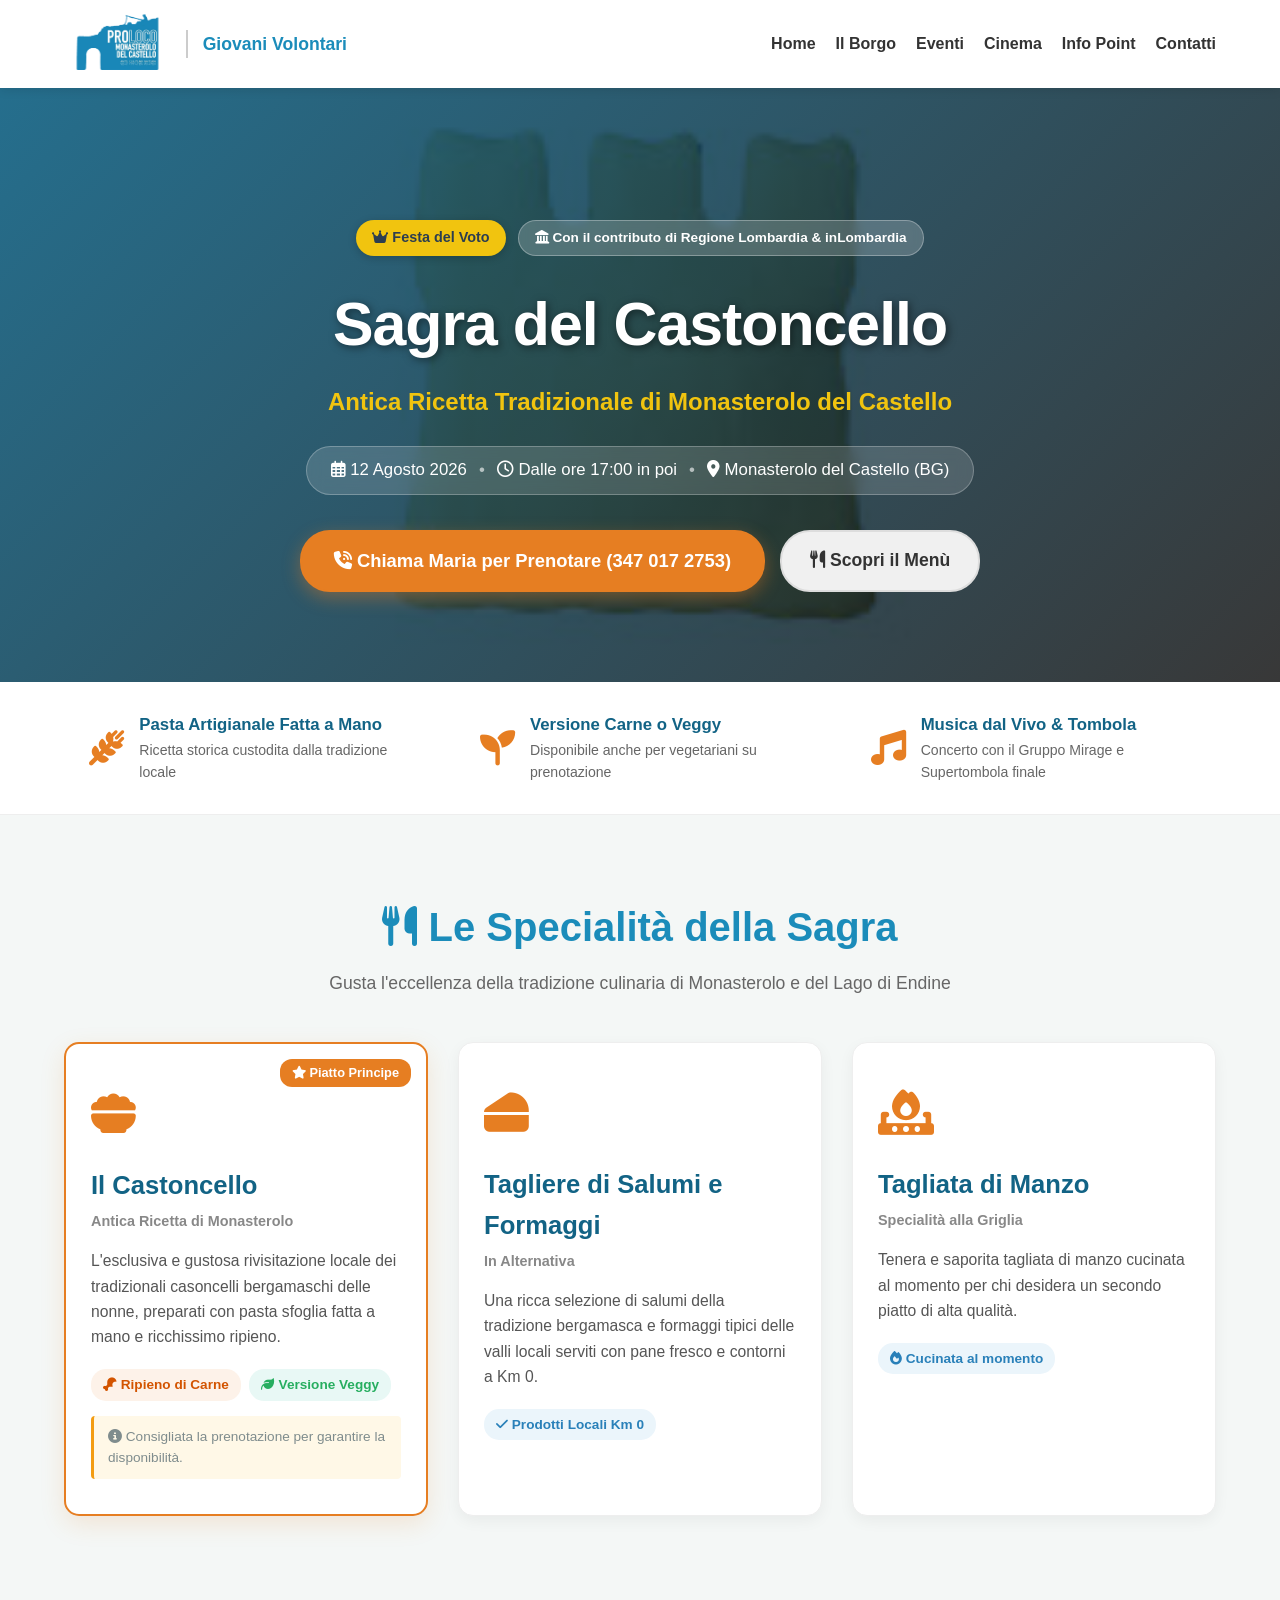
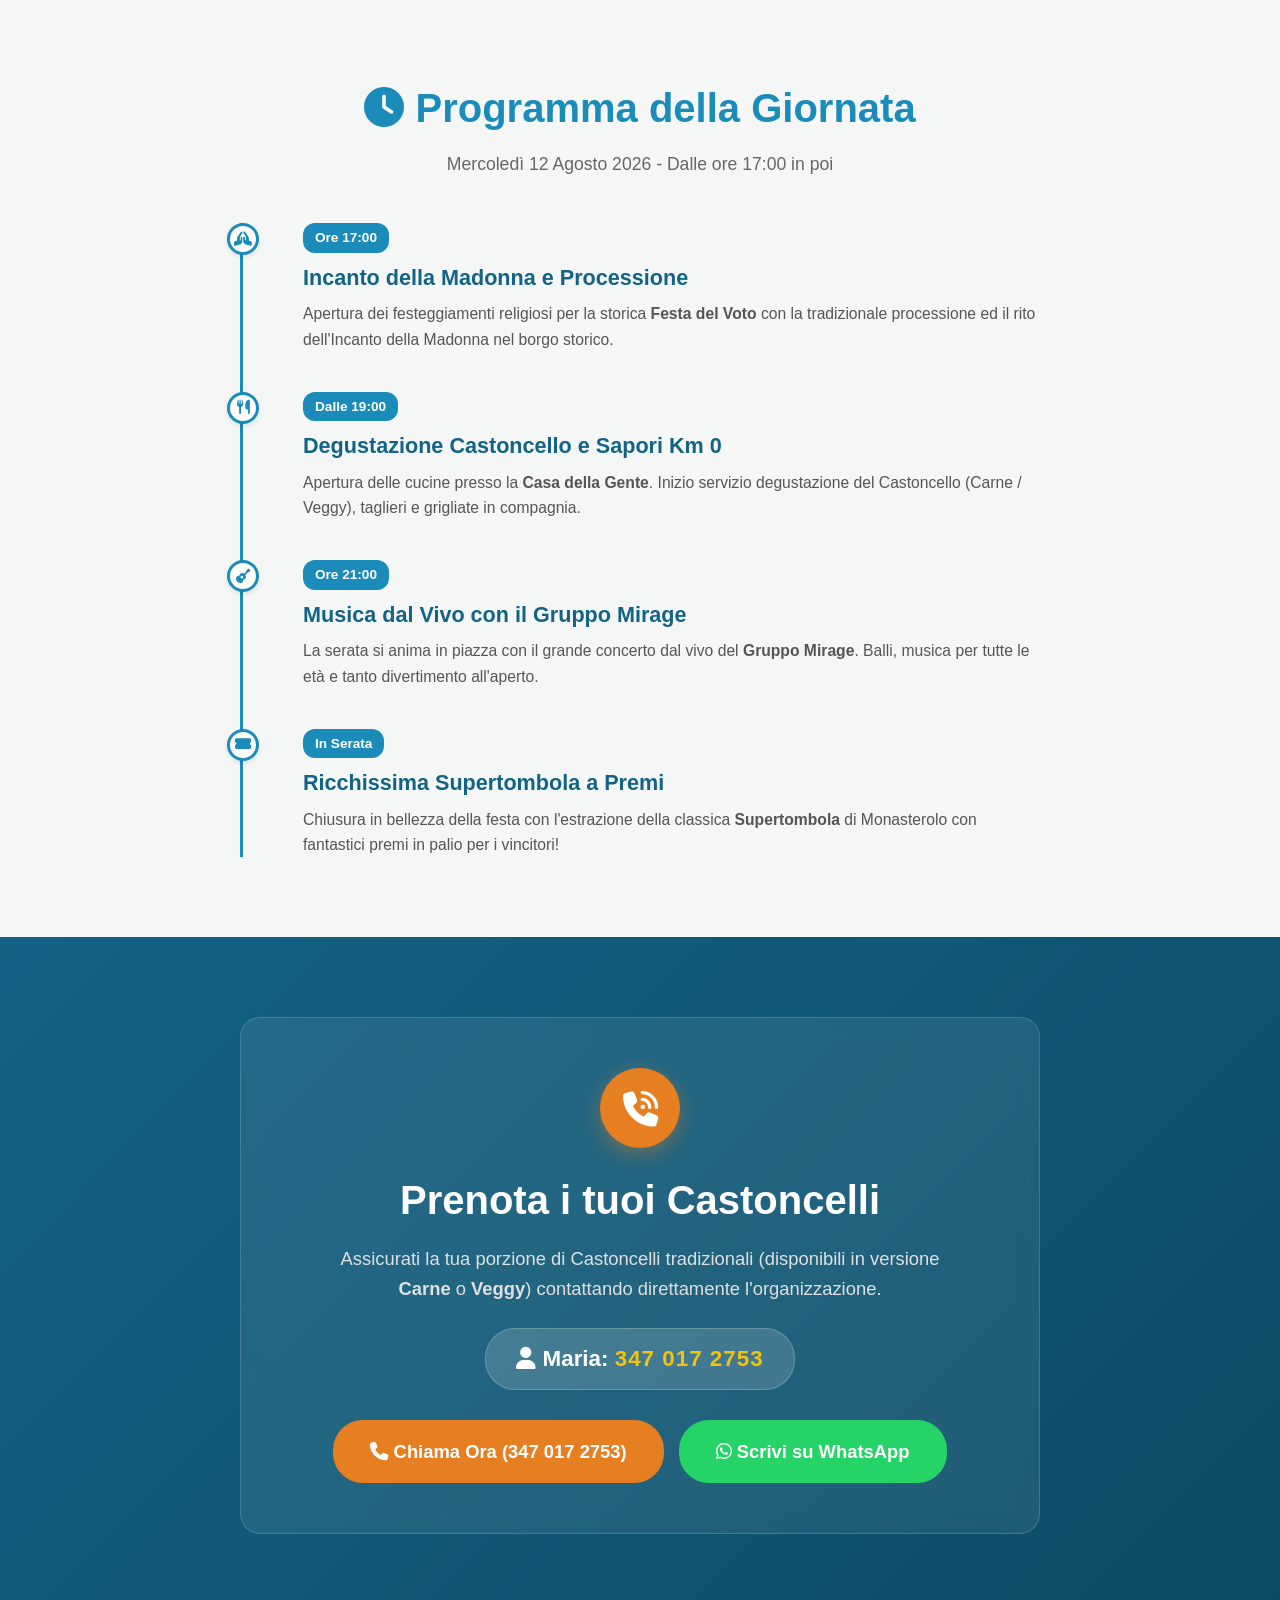
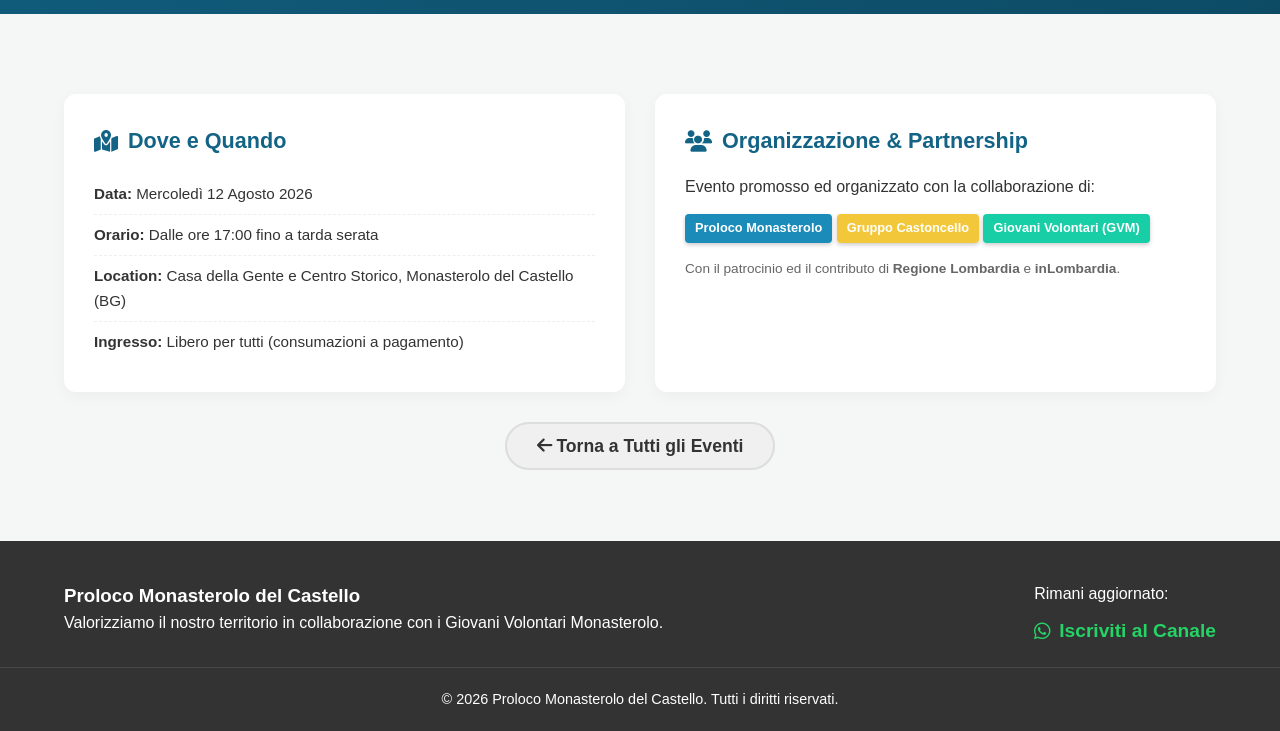
<file: sagra-del-castoncello.html>
<!DOCTYPE html>
<html lang="it">
<head>
    <meta charset="UTF-8">
    <meta name="viewport" content="width=device-width, initial-scale=1.0">
    <title>Sagra del Castoncello 2026 | Monasterolo del Castello</title>
    <meta name="description" content="Sagra del Castoncello a Monasterolo del Castello - Antica Ricetta, pasta artigianale di carne o veggy, degustazione km 0, concerto Gruppo Mirage e tombola.">
    <link rel="stylesheet" href="assets/css/style.css">
    <link rel="stylesheet" href="https://cdnjs.cloudflare.com/ajax/libs/font-awesome/6.4.0/css/all.min.css">
</head>
<body>

    <!-- NAVBAR -->
    <header class="navbar">
        <div class="container nav-container">
            <div class="logo-group">
                <a href="index.html" class="logo">
                    <img src="assets/img/logo-proloco.png" alt="Logo Proloco Monasterolo del Castello">
                </a>
                <a href="giovani-volontari.html" class="giovani-link">Giovani Volontari</a>
            </div>
            <nav>
                <ul class="nav-links">
                    <li><a href="index.html#home">Home</a></li>
                    <li><a href="index.html#scopri">Il Borgo</a></li>
                    <li><a href="tutti-eventi.html">Eventi</a></li>
                    <li><a href="cinema-decima-edizione.html">Cinema</a></li>
                    <li><a href="index.html#info-point">Info Point</a></li>
                    <li><a href="index.html#contatti">Contatti</a></li>
                </ul>
            </nav>
        </div>
    </header>

    <!-- CASTONCELLO HERO SECTION -->
    <section class="castoncello-hero">
        <div class="hero-overlay"></div>
        <div class="container hero-content text-center">
            <div class="badge-row">
                <span class="badge-gold"><i class="fa-solid fa-crown"></i> Festa del Voto</span>
                <span class="badge-lombardia"><i class="fa-solid fa-landmark"></i> Con il contributo di Regione Lombardia & inLombardia</span>
            </div>
            <h1 class="castoncello-title">Sagra del Castoncello</h1>
            <p class="castoncello-subtitle">Antica Ricetta Tradizionale di Monasterolo del Castello</p>
            
            <div class="event-meta-pill">
                <span><i class="fa-regular fa-calendar-days"></i> 12 Agosto 2026</span>
                <span class="dot-separator">•</span>
                <span><i class="fa-regular fa-clock"></i> Dalle ore 17:00 in poi</span>
                <span class="dot-separator">•</span>
                <span><i class="fa-solid fa-location-dot"></i> Monasterolo del Castello (BG)</span>
            </div>

            <div class="hero-actions">
                <a href="tel:+393470172753" class="btn btn-phone btn-hero-call">
                    <i class="fa-solid fa-phone-volume"></i> Chiama Maria per Prenotare (347 017 2753)
                </a>
                <a href="#menu" class="btn btn-secondary btn-hero-secondary">
                    <i class="fa-solid fa-utensils"></i> Scopri il Menù
                </a>
            </div>
        </div>
    </section>

    <!-- HIGHLIGHT BANNER -->
    <section class="highlight-bar">
        <div class="container">
            <div class="highlight-flex">
                <div class="highlight-item">
                    <i class="fa-solid fa-wheat-awn"></i>
                    <div>
                        <strong>Pasta Artigianale Fatta a Mano</strong>
                        <p>Ricetta storica custodita dalla tradizione locale</p>
                    </div>
                </div>
                <div class="highlight-item">
                    <i class="fa-solid fa-seedling"></i>
                    <div>
                        <strong>Versione Carne o Veggy</strong>
                        <p>Disponibile anche per vegetariani su prenotazione</p>
                    </div>
                </div>
                <div class="highlight-item">
                    <i class="fa-solid fa-music"></i>
                    <div>
                        <strong>Musica dal Vivo & Tombola</strong>
                        <p>Concerto con il Gruppo Mirage e Supertombola finale</p>
                    </div>
                </div>
            </div>
        </div>
    </section>

    <!-- MENU SECTION -->
    <section id="menu" class="castoncello-section bg-light">
        <div class="container">
            <div class="section-header text-center">
                <h2><i class="fa-solid fa-utensils"></i> Le Specialità della Sagra</h2>
                <p>Gusta l'eccellenza della tradizione culinaria di Monasterolo e del Lago di Endine</p>
            </div>

            <div class="menu-cards-grid">
                <!-- Card 1: Castoncello -->
                <div class="menu-card featured-menu-card">
                    <div class="menu-card-header">
                        <span class="star-badge"><i class="fa-solid fa-star"></i> Piatto Principe</span>
                        <div class="menu-icon"><i class="fa-solid fa-bowl-food"></i></div>
                        <h3>Il Castoncello</h3>
                        <p class="menu-subtitle-text">Antica Ricetta di Monasterolo</p>
                    </div>
                    <div class="menu-card-body">
                        <p>L'esclusiva e gustosa rivisitazione locale dei tradizionali casoncelli bergamaschi delle nonne, preparati con pasta sfoglia fatta a mano e ricchissimo ripieno.</p>
                        <div class="menu-options">
                            <span class="option-pill carne"><i class="fa-solid fa-drumstick-bite"></i> Ripieno di Carne</span>
                            <span class="option-pill veggy"><i class="fa-solid fa-leaf"></i> Versione Veggy</span>
                        </div>
                        <div class="menu-note-box">
                            <i class="fa-solid fa-circle-info"></i> Consigliata la prenotazione per garantire la disponibilità.
                        </div>
                    </div>
                </div>

                <!-- Card 2: Salumi e Formaggi -->
                <div class="menu-card">
                    <div class="menu-card-header">
                        <div class="menu-icon"><i class="fa-solid fa-cheese"></i></div>
                        <h3>Tagliere di Salumi e Formaggi</h3>
                        <p class="menu-subtitle-text">In Alternativa</p>
                    </div>
                    <div class="menu-card-body">
                        <p>Una ricca selezione di salumi della tradizione bergamasca e formaggi tipici delle valli locali serviti con pane fresco e contorni a Km 0.</p>
                        <div class="menu-options">
                            <span class="option-pill standard"><i class="fa-solid fa-check"></i> Prodotti Locali Km 0</span>
                        </div>
                    </div>
                </div>

                <!-- Card 3: Tagliata di Manzo -->
                <div class="menu-card">
                    <div class="menu-card-header">
                        <div class="menu-icon"><i class="fa-solid fa-fire-burner"></i></div>
                        <h3>Tagliata di Manzo</h3>
                        <p class="menu-subtitle-text">Specialità alla Griglia</p>
                    </div>
                    <div class="menu-card-body">
                        <p>Tenera e saporita tagliata di manzo cucinata al momento per chi desidera un secondo piatto di alta qualità.</p>
                        <div class="menu-options">
                            <span class="option-pill standard"><i class="fa-solid fa-fire"></i> Cucinata al momento</span>
                        </div>
                    </div>
                </div>
            </div>
        </div>
    </section>

    <!-- PROGRAM TIMELINE SECTION -->
    <section class="castoncello-section bg-white">
        <div class="container">
            <div class="section-header text-center">
                <h2><i class="fa-solid fa-clock"></i> Programma della Giornata</h2>
                <p>Mercoledì 12 Agosto 2026 - Dalle ore 17:00 in poi</p>
            </div>

            <div class="timeline-container">
                <!-- Timeline step 1 -->
                <div class="timeline-step">
                    <div class="timeline-time">Ore 17:00</div>
                    <div class="timeline-badge"><i class="fa-solid fa-hands-praying"></i></div>
                    <div class="timeline-content">
                        <h3>Incanto della Madonna e Processione</h3>
                        <p>Apertura dei festeggiamenti religiosi per la storica <strong>Festa del Voto</strong> con la tradizionale processione ed il rito dell'Incanto della Madonna nel borgo storico.</p>
                    </div>
                </div>

                <!-- Timeline step 2 -->
                <div class="timeline-step">
                    <div class="timeline-time">Dalle 19:00</div>
                    <div class="timeline-badge"><i class="fa-solid fa-utensils"></i></div>
                    <div class="timeline-content">
                        <h3>Degustazione Castoncello e Sapori Km 0</h3>
                        <p>Apertura delle cucine presso la <strong>Casa della Gente</strong>. Inizio servizio degustazione del Castoncello (Carne / Veggy), taglieri e grigliate in compagnia.</p>
                    </div>
                </div>

                <!-- Timeline step 3 -->
                <div class="timeline-step">
                    <div class="timeline-time">Ore 21:00</div>
                    <div class="timeline-badge"><i class="fa-solid fa-guitar"></i></div>
                    <div class="timeline-content">
                        <h3>Musica dal Vivo con il Gruppo Mirage</h3>
                        <p>La serata si anima in piazza con il grande concerto dal vivo del <strong>Gruppo Mirage</strong>. Balli, musica per tutte le età e tanto divertimento all'aperto.</p>
                    </div>
                </div>

                <!-- Timeline step 4 -->
                <div class="timeline-step">
                    <div class="timeline-time">In Serata</div>
                    <div class="timeline-badge"><i class="fa-solid fa-ticket-simple"></i></div>
                    <div class="timeline-content">
                        <h3>Ricchissima Supertombola a Premi</h3>
                        <p>Chiusura in bellezza della festa con l'estrazione della classica <strong>Supertombola</strong> di Monasterolo con fantastici premi in palio per i vincitori!</p>
                    </div>
                </div>
            </div>
        </div>
    </section>

    <!-- BOOKING CALL TO ACTION BOX -->
    <section class="booking-cta-section text-center">
        <div class="container">
            <div class="booking-cta-card">
                <div class="cta-icon-wrapper">
                    <i class="fa-solid fa-phone-volume"></i>
                </div>
                <h2>Prenota i tuoi Castoncelli</h2>
                <p>Assicurati la tua porzione di Castoncelli tradizionali (disponibili in versione <strong>Carne</strong> o <strong>Veggy</strong>) contattando direttamente l'organizzazione.</p>

                <div class="phone-highlight-box">
                    <div class="phone-number"><i class="fa-solid fa-user"></i> Maria: <span>347 017 2753</span></div>
                </div>

                <div class="cta-button-group">
                    <a href="tel:+393470172753" class="btn btn-phone btn-cta-lg">
                        <i class="fa-solid fa-phone"></i> Chiama Ora (347 017 2753)
                    </a>
                    <a href="https://wa.me/393470172753?text=Buongiorno%20Maria,%20vorrei%20prenotare%20i%20Castoncelli%20per%20la%20Sagra%20del%2012%20Agosto" target="_blank" class="btn btn-whatsapp btn-cta-lg">
                        <i class="fa-brands fa-whatsapp"></i> Scrivi su WhatsApp
                    </a>
                </div>
            </div>
        </div>
    </section>

    <!-- LOCATION & ORGANIZERS -->
    <section class="castoncello-section bg-light">
        <div class="container">
            <div class="info-dual-grid">
                <div class="info-box">
                    <h3><i class="fa-solid fa-map-location-dot"></i> Dove e Quando</h3>
                    <ul class="info-list">
                        <li><strong>Data:</strong> Mercoledì 12 Agosto 2026</li>
                        <li><strong>Orario:</strong> Dalle ore 17:00 fino a tarda serata</li>
                        <li><strong>Location:</strong> Casa della Gente e Centro Storico, Monasterolo del Castello (BG)</li>
                        <li><strong>Ingresso:</strong> Libero per tutti (consumazioni a pagamento)</li>
                    </ul>
                </div>
                
                <div class="info-box">
                    <h3><i class="fa-solid fa-users"></i> Organizzazione & Partnership</h3>
                    <p>Evento promosso ed organizzato con la collaborazione di:</p>
                    <div class="assoc-tags-row" style="margin-top: 15px;">
                        <span class="tag-badge tag-proloco">Proloco Monasterolo</span>
                        <span class="tag-badge tag-gruppo-castoncello">Gruppo Castoncello</span>
                        <span class="tag-badge tag-gvm">Giovani Volontari (GVM)</span>
                    </div>
                    <p style="font-size: 0.85rem; color: #666; margin-top: 15px;">Con il patrocinio ed il contributo di <strong>Regione Lombardia</strong> e <strong>inLombardia</strong>.</p>
                </div>
            </div>

            <div class="back-link-wrapper text-center style-margin-top">
                <a href="tutti-eventi.html" class="btn btn-secondary"><i class="fa-solid fa-arrow-left"></i> Torna a Tutti gli Eventi</a>
            </div>
        </div>
    </section>

    <!-- FOOTER -->
    <footer id="contatti">
        <div class="container footer-content">
            <div class="footer-info">
                <h3>Proloco Monasterolo del Castello</h3>
                <p>Valorizziamo il nostro territorio in collaborazione con i Giovani Volontari Monasterolo.</p>
            </div>
            <div class="footer-social">
                <p>Rimani aggiornato:</p>
                <a href="https://whatsapp.com/channel/0029VaisvW07DAX7TVEEa43T" target="_blank" class="social-link wa-link">
                    <i class="fa-brands fa-whatsapp"></i> Iscriviti al Canale
                </a>
            </div>
        </div>
        <div class="footer-bottom">
            <p>&copy; 2026 Proloco Monasterolo del Castello. Tutti i diritti riservati.</p>
        </div>
    </footer>

    <script src="assets/js/script.js"></script>
</body>
</html>
</file>
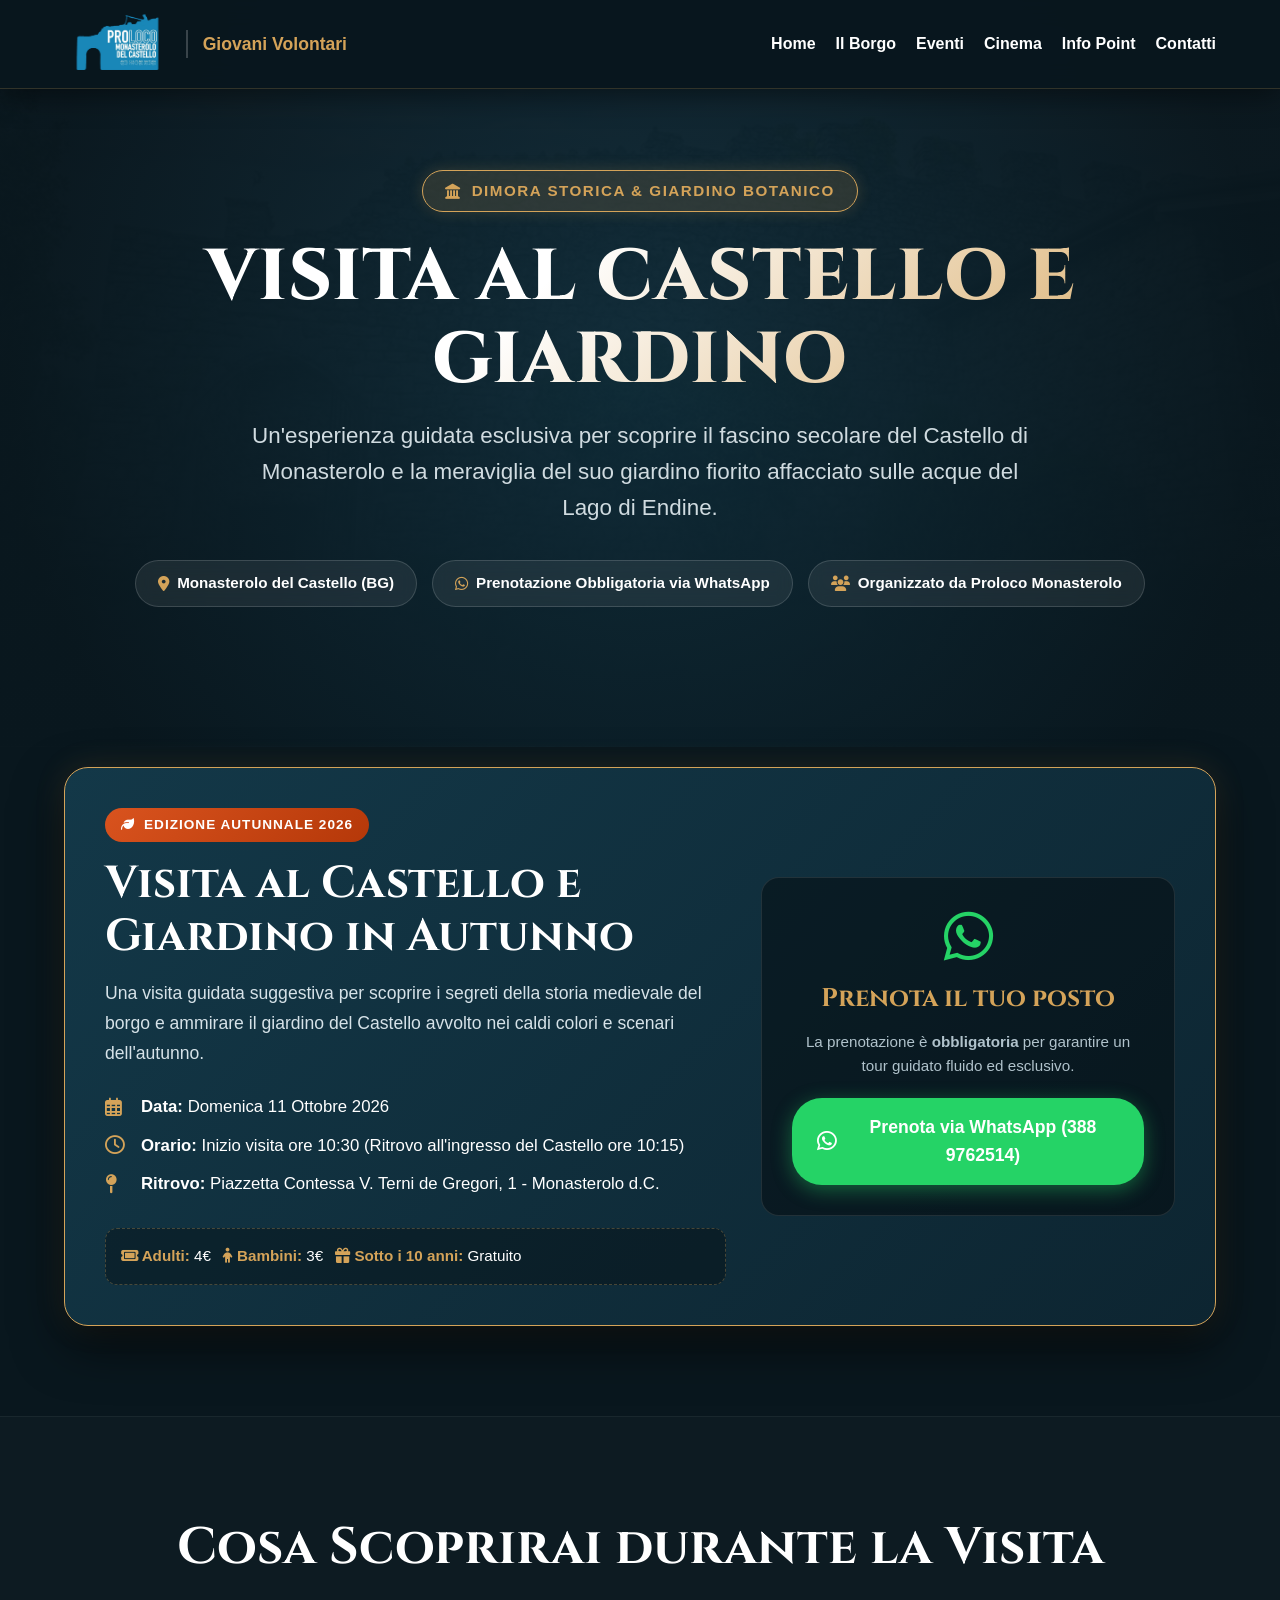
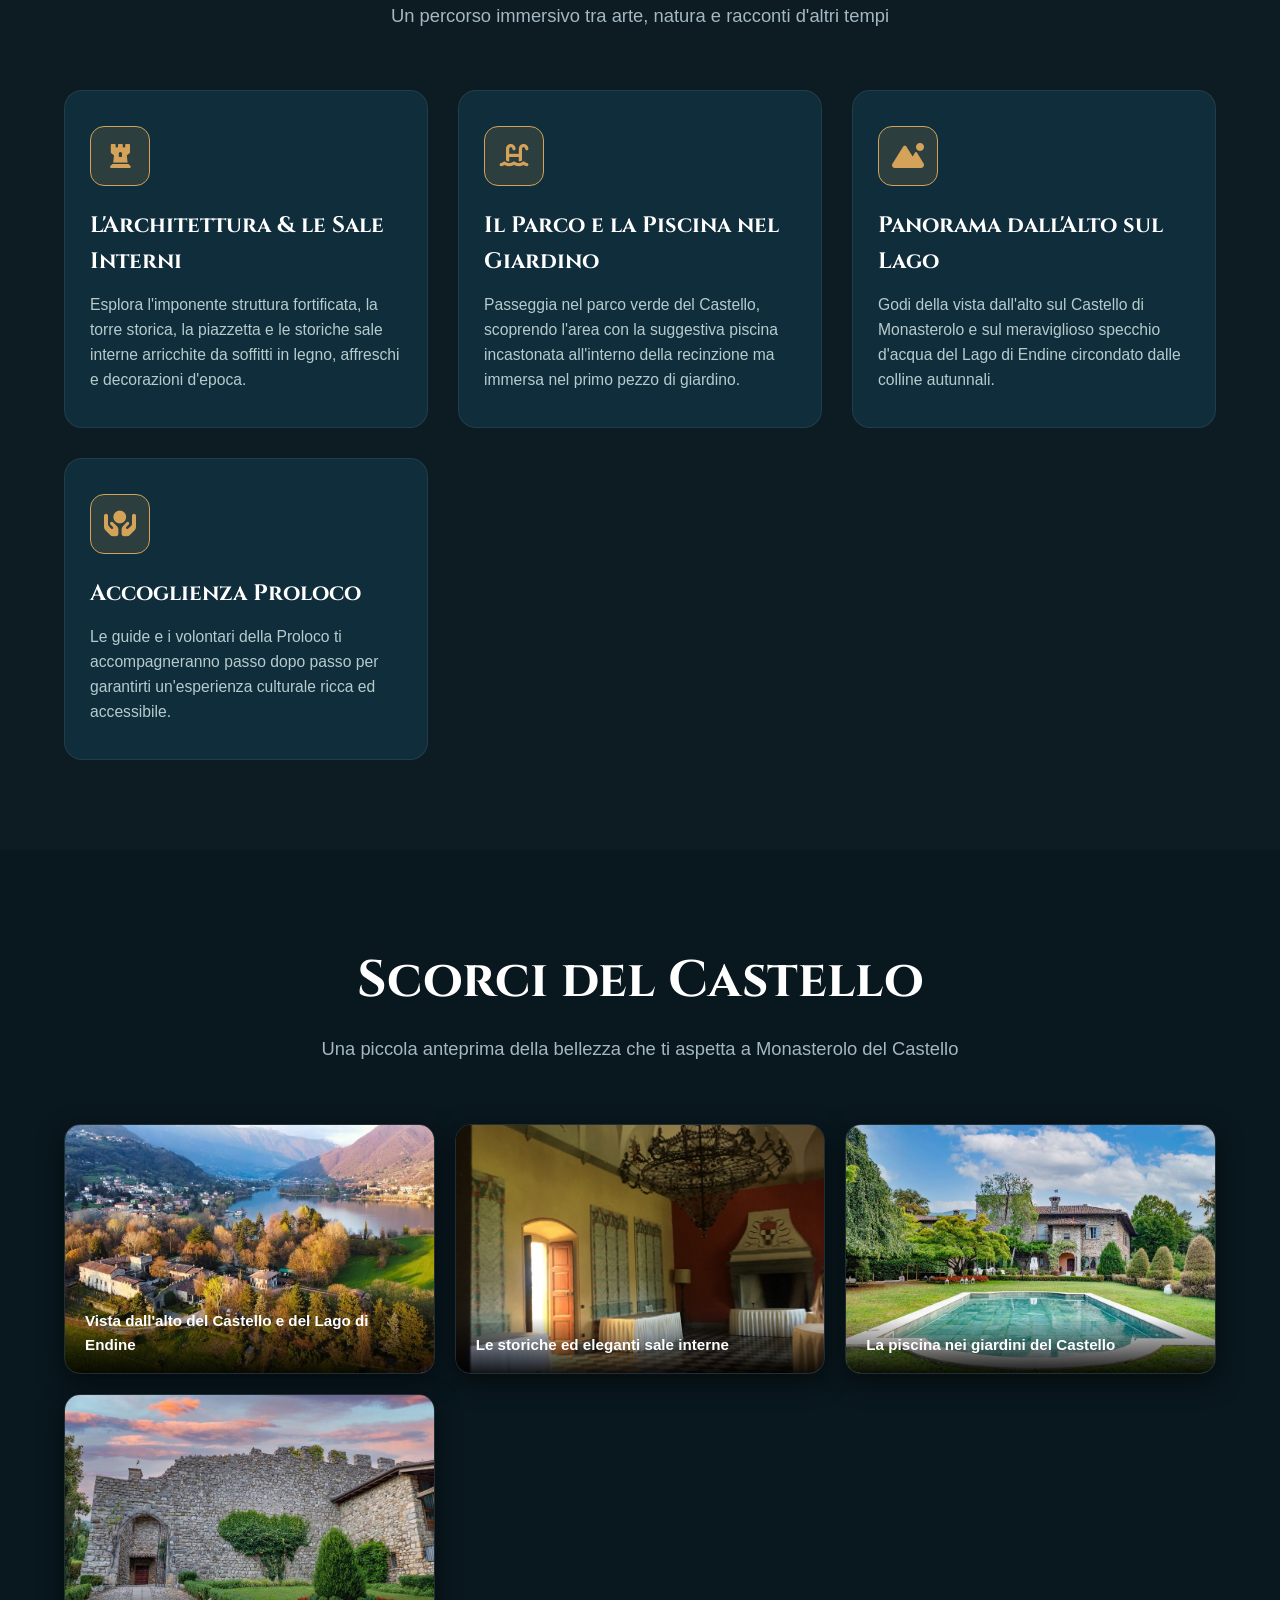
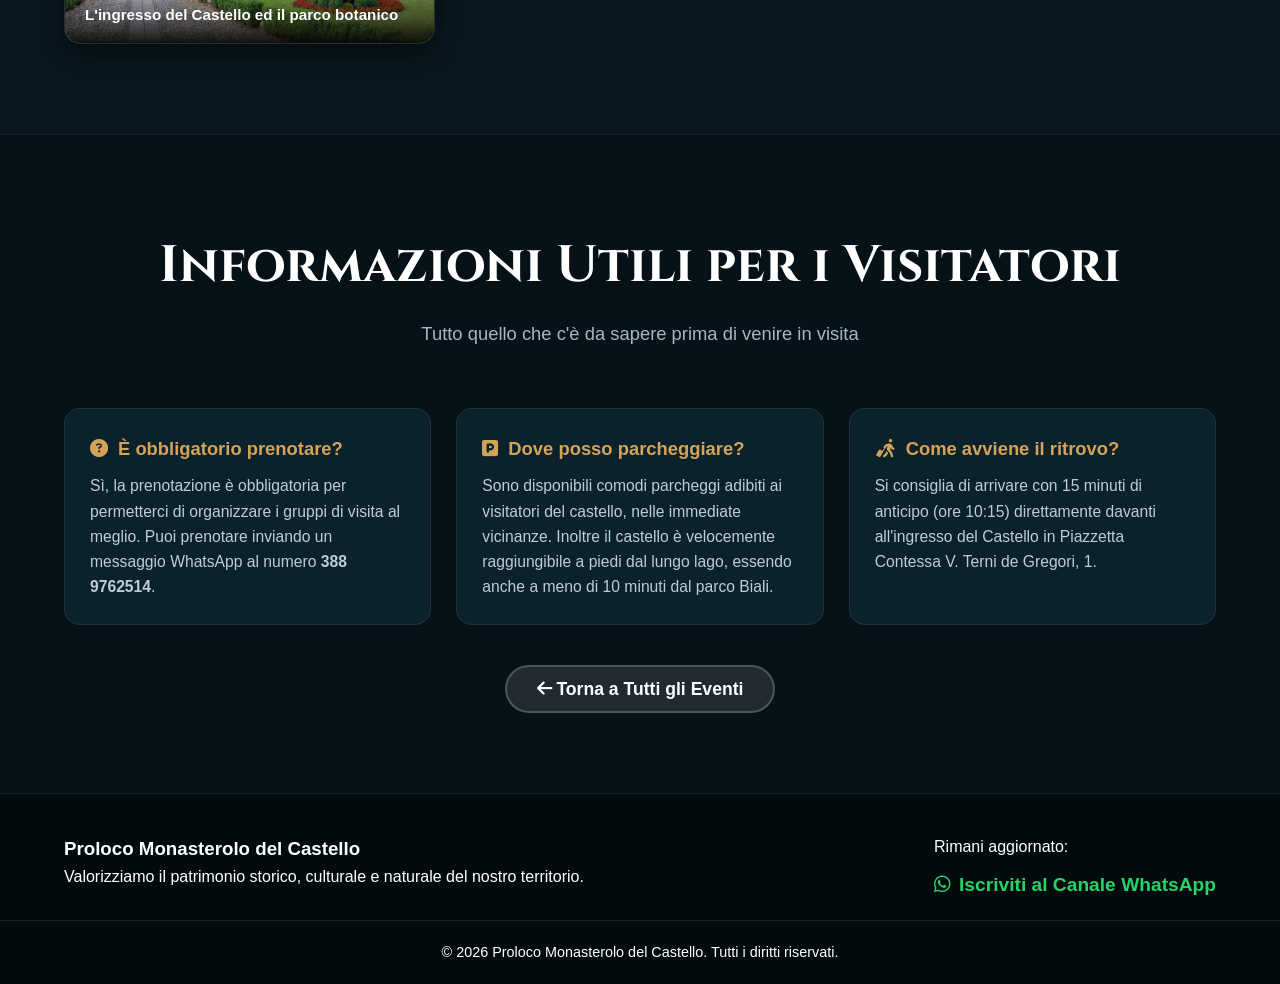
<file: visite-castello.html>
<!DOCTYPE html>
<html lang="it">
<head>
    <meta charset="UTF-8">
    <meta name="viewport" content="width=device-width, initial-scale=1.0">
    <title>Visite al Castello di Monasterolo | Proloco Monasterolo</title>
    <meta name="description" content="Visite guidate al Castello di Monasterolo del Castello e giardino in autunno. Scopri la storia del borgo sul Lago di Endine. Prenotazione obbligatoria via WhatsApp.">
    <link rel="stylesheet" href="assets/css/style.css">
    <link rel="stylesheet" href="https://cdnjs.cloudflare.com/ajax/libs/font-awesome/6.4.0/css/all.min.css">
    <!-- Google Fonts for Elegant Historical Look -->
    <link href="https://fonts.googleapis.com/css2?family=Cinzel:wght@600;700;800;900&family=Outfit:wght@300;400;500;600;700&display=swap" rel="stylesheet">
    
    <style>
        :root {
            --castle-dark: #09171e;
            --castle-teal: #0f2d3b;
            --castle-accent: #d4a359;
            --castle-accent-glow: rgba(212, 163, 89, 0.4);
            --castle-autunno: #d9531e;
            --castle-light: #f5f7fa;
            --font-serif: 'Cinzel', serif;
            --font-body: 'Outfit', sans-serif;
        }

        body.castle-theme {
            background-color: var(--castle-dark);
            color: #ffffff;
            font-family: var(--font-body);
            overflow-x: hidden;
            scroll-behavior: smooth;
        }

        /* --- Navbar Dark Override --- */
        .castle-theme .navbar {
            background-color: rgba(9, 23, 30, 0.95);
            backdrop-filter: blur(12px);
            border-bottom: 1px solid rgba(212, 163, 89, 0.2);
            box-shadow: 0 4px 30px rgba(0, 0, 0, 0.5);
        }

        .castle-theme .navbar .logo-group .giovani-link {
            color: var(--castle-accent);
            border-left-color: rgba(255, 255, 255, 0.2);
        }

        .castle-theme .nav-links a {
            color: #ffffff;
        }

        .castle-theme .nav-links a:hover {
            color: var(--castle-accent);
            text-shadow: 0 0 10px var(--castle-accent-glow);
        }

        /* --- Hero Section --- */
        .castle-hero {
            position: relative;
            padding: 170px 0 100px;
            background: linear-gradient(180deg, rgba(9, 23, 30, 0.7) 0%, var(--castle-dark) 100%), url('assets/img/Castello.jpeg');
            background-size: cover;
            background-position: center;
            text-align: center;
        }

        .castle-hero-overlay {
            position: absolute;
            top: 0;
            left: 0;
            width: 100%;
            height: 100%;
            background: radial-gradient(circle at center, rgba(15, 45, 59, 0.85) 0%, rgba(9, 23, 30, 0.95) 85%);
        }

        .castle-hero-content {
            position: relative;
            z-index: 1;
        }

        .castle-badge-top {
            display: inline-flex;
            align-items: center;
            gap: 10px;
            background: rgba(212, 163, 89, 0.15);
            border: 1px solid var(--castle-accent);
            color: var(--castle-accent);
            font-weight: 700;
            padding: 8px 22px;
            border-radius: 30px;
            font-size: 0.95rem;
            text-transform: uppercase;
            letter-spacing: 1.5px;
            margin-bottom: 25px;
            box-shadow: 0 0 15px rgba(212, 163, 89, 0.2);
        }

        .castle-title {
            font-family: var(--font-serif);
            font-size: clamp(2.4rem, 6vw, 4.5rem);
            font-weight: 800;
            letter-spacing: 1px;
            line-height: 1.15;
            margin-bottom: 15px;
            background: linear-gradient(135deg, #ffffff 40%, var(--castle-accent) 100%);
            -webkit-background-clip: text;
            -webkit-text-fill-color: transparent;
        }

        .castle-subtitle {
            font-size: clamp(1.1rem, 2.5vw, 1.4rem);
            color: #d0dbe0;
            max-width: 800px;
            margin: 0 auto 35px;
            line-height: 1.6;
            font-weight: 300;
        }

        .castle-meta-bar {
            display: flex;
            justify-content: center;
            flex-wrap: wrap;
            gap: 15px;
            margin-bottom: 40px;
        }

        .castle-pill {
            background: rgba(255, 255, 255, 0.07);
            border: 1px solid rgba(255, 255, 255, 0.15);
            backdrop-filter: blur(8px);
            padding: 10px 22px;
            border-radius: 25px;
            font-weight: 600;
            font-size: 0.95rem;
            display: flex;
            align-items: center;
            gap: 8px;
            color: #ffffff;
        }

        .castle-pill i {
            color: var(--castle-accent);
        }

        /* --- FEATURED UPCOMING EVENT CARD --- */
        .featured-visit-section {
            padding: 60px 0 90px;
            margin-top: -40px;
            position: relative;
            z-index: 2;
        }

        .visit-event-card {
            background: linear-gradient(135deg, #133848 0%, #0d2531 100%);
            border-radius: 24px;
            padding: 40px;
            border: 1px solid var(--castle-accent);
            box-shadow: 0 20px 50px rgba(0,0,0,0.6), 0 0 30px rgba(212, 163, 89, 0.15);
            display: grid;
            grid-template-columns: 1fr;
            gap: 35px;
            align-items: center;
        }

        @media (min-width: 992px) {
            .visit-event-card {
                grid-template-columns: 1.2fr 0.8fr;
            }
        }

        .visit-autunno-badge {
            display: inline-flex;
            align-items: center;
            gap: 8px;
            background: linear-gradient(135deg, var(--castle-autunno), #b53809);
            color: white;
            font-weight: 700;
            padding: 6px 16px;
            border-radius: 20px;
            font-size: 0.85rem;
            text-transform: uppercase;
            letter-spacing: 1px;
            margin-bottom: 15px;
        }

        .visit-card-title {
            font-family: var(--font-serif);
            font-size: clamp(1.8rem, 4vw, 2.8rem);
            color: #ffffff;
            margin-bottom: 15px;
            line-height: 1.2;
        }

        .visit-card-desc {
            font-size: 1.1rem;
            color: #d6e2e8;
            line-height: 1.7;
            margin-bottom: 25px;
        }

        .visit-details-list {
            display: flex;
            flex-direction: column;
            gap: 12px;
            margin-bottom: 30px;
        }

        .visit-detail-item {
            display: flex;
            align-items: center;
            gap: 12px;
            font-size: 1.05rem;
            color: #ffffff;
        }

        .visit-detail-item i {
            color: var(--castle-accent);
            font-size: 1.2rem;
            width: 24px;
        }

        .price-tag-group {
            display: flex;
            flex-wrap: wrap;
            gap: 12px;
            padding: 15px;
            background: rgba(0, 0, 0, 0.3);
            border-radius: 12px;
            border: 1px dashed rgba(212, 163, 89, 0.3);
        }

        .price-item {
            font-weight: 700;
            font-size: 0.95rem;
            color: var(--castle-accent);
        }

        .price-item span {
            color: #ffffff;
            font-weight: 400;
        }

        .visit-booking-box {
            background: rgba(0, 0, 0, 0.4);
            border-radius: 18px;
            padding: 30px;
            text-align: center;
            border: 1px solid rgba(255, 255, 255, 0.1);
        }

        .visit-booking-box h3 {
            font-family: var(--font-serif);
            color: var(--castle-accent);
            font-size: 1.6rem;
            margin-bottom: 10px;
        }

        .visit-booking-box p {
            color: #b0c2cb;
            font-size: 0.95rem;
            margin-bottom: 20px;
        }

        .btn-castle-wa {
            display: inline-flex;
            align-items: center;
            justify-content: center;
            gap: 10px;
            width: 100%;
            background: var(--whatsapp-green);
            color: white;
            font-weight: 800;
            font-size: 1.1rem;
            padding: 15px 25px;
            border-radius: 30px;
            text-decoration: none;
            box-shadow: 0 5px 20px rgba(37, 211, 102, 0.4);
            transition: all 0.3s ease;
        }

        .btn-castle-wa:hover {
            background: var(--whatsapp-dark);
            transform: translateY(-2px);
            box-shadow: 0 8px 25px rgba(37, 211, 102, 0.6);
        }

        /* --- HIGHLIGHTS GRID --- */
        .highlights-section {
            padding: 90px 0;
            background: rgba(255, 255, 255, 0.015);
            border-top: 1px solid rgba(255, 255, 255, 0.05);
        }

        .section-castle-header {
            text-align: center;
            margin-bottom: 60px;
        }

        .section-castle-header h2 {
            font-family: var(--font-serif);
            font-size: clamp(2.2rem, 4vw, 3.2rem);
            color: #ffffff;
            margin-bottom: 12px;
        }

        .section-castle-header p {
            color: #a3b8c2;
            font-size: 1.15rem;
            max-width: 700px;
            margin: 0 auto;
        }

        .highlights-grid {
            display: grid;
            grid-template-columns: repeat(auto-fit, minmax(280px, 1fr));
            gap: 30px;
        }

        .highlight-card {
            background: var(--castle-teal);
            border-radius: 18px;
            padding: 35px 25px;
            border: 1px solid rgba(255, 255, 255, 0.08);
            transition: all 0.3s ease;
            display: flex;
            flex-direction: column;
        }

        .highlight-card:hover {
            transform: translateY(-8px);
            border-color: var(--castle-accent);
            box-shadow: 0 12px 30px rgba(212, 163, 89, 0.2);
        }

        .highlight-icon {
            width: 60px;
            height: 60px;
            border-radius: 14px;
            background: rgba(212, 163, 89, 0.15);
            border: 1px solid var(--castle-accent);
            display: flex;
            align-items: center;
            justify-content: center;
            font-size: 1.6rem;
            color: var(--castle-accent);
            margin-bottom: 22px;
        }

        .highlight-card h3 {
            font-family: var(--font-serif);
            font-size: 1.4rem;
            color: #ffffff;
            margin-bottom: 12px;
        }

        .highlight-card p {
            color: #b7cbcd;
            font-size: 0.98rem;
            line-height: 1.6;
        }

        /* --- GALLERY SECTION --- */
        .castle-gallery-section {
            padding: 90px 0;
        }

        .gallery-grid {
            display: grid;
            grid-template-columns: repeat(auto-fit, minmax(280px, 1fr));
            gap: 20px;
        }

        .gallery-item {
            position: relative;
            height: 250px;
            border-radius: 16px;
            overflow: hidden;
            border: 1px solid rgba(255, 255, 255, 0.1);
            box-shadow: 0 8px 25px rgba(0,0,0,0.5);
        }

        .gallery-item img {
            width: 100%;
            height: 100%;
            object-fit: cover;
            transition: transform 0.5s ease;
        }

        .gallery-item:hover img {
            transform: scale(1.08);
        }

        .gallery-caption {
            position: absolute;
            bottom: 0;
            left: 0;
            width: 100%;
            padding: 15px 20px;
            background: linear-gradient(to top, rgba(0,0,0,0.9), transparent);
            color: white;
            font-weight: 600;
            font-size: 0.95rem;
        }

        /* --- INFO & FAQ SECTION --- */
        .info-faq-section {
            padding: 90px 0;
            background: rgba(0, 0, 0, 0.2);
            border-top: 1px solid rgba(255, 255, 255, 0.05);
        }

        .faq-grid {
            display: grid;
            grid-template-columns: repeat(auto-fit, minmax(320px, 1fr));
            gap: 25px;
        }

        .faq-card {
            background: rgba(15, 45, 59, 0.6);
            border: 1px solid rgba(255, 255, 255, 0.08);
            border-radius: 16px;
            padding: 25px;
        }

        .faq-card h4 {
            color: var(--castle-accent);
            font-size: 1.15rem;
            margin-bottom: 10px;
            display: flex;
            align-items: center;
            gap: 10px;
        }

        .faq-card p {
            color: #bdcdd4;
            font-size: 0.98rem;
            line-height: 1.6;
        }

        /* Footer override */
        .castle-theme footer {
            background-color: #040b0e;
            border-top: 1px solid rgba(255, 255, 255, 0.08);
        }
    </style>
</head>
<body class="castle-theme">

    <!-- NAVBAR -->
    <header class="navbar">
        <div class="container nav-container">
            <div class="logo-group">
                <a href="index.html" class="logo">
                    <img src="assets/img/logo-proloco.png" alt="Logo Proloco Monasterolo del Castello">
                </a>
                <a href="giovani-volontari.html" class="giovani-link">Giovani Volontari</a>
            </div>
            <nav>
                <ul class="nav-links">
                    <li><a href="index.html#home">Home</a></li>
                    <li><a href="index.html#scopri">Il Borgo</a></li>
                    <li><a href="tutti-eventi.html">Eventi</a></li>
                    <li><a href="cinema-decima-edizione.html">Cinema</a></li>
                    <li><a href="index.html#info-point">Info Point</a></li>
                    <li><a href="#contatti">Contatti</a></li>
                </ul>
            </nav>
        </div>
    </header>

    <!-- HERO SECTION -->
    <section class="castle-hero">
        <div class="castle-hero-overlay"></div>
        <div class="container castle-hero-content">
            <div class="castle-badge-top">
                <i class="fa-solid fa-landmark"></i> Dimora Storica & Giardino Botanico
            </div>
            <h1 class="castle-title">VISITA AL CASTELLO E GIARDINO</h1>
            <p class="castle-subtitle">
                Un'esperienza guidata esclusiva per scoprire il fascino secolare del Castello di Monasterolo e la meraviglia del suo giardino fiorito affacciato sulle acque del Lago di Endine.
            </p>

            <div class="castle-meta-bar">
                <div class="castle-pill"><i class="fa-solid fa-location-dot"></i> Monasterolo del Castello (BG)</div>
                <div class="castle-pill"><i class="fa-brands fa-whatsapp"></i> Prenotazione Obbligatoria via WhatsApp</div>
                <div class="castle-pill"><i class="fa-solid fa-users"></i> Organizzato da Proloco Monasterolo</div>
            </div>
        </div>
    </section>

    <!-- UPCOMING VISITS FEATURED CARD -->
    <section class="featured-visit-section">
        <div class="container">
            <div class="visit-event-card">
                <div class="visit-card-left">
                    <div class="visit-autunno-badge">
                        <i class="fa-solid fa-leaf"></i> Edizione Autunnale 2026
                    </div>
                    <h2 class="visit-card-title">Visita al Castello e Giardino in Autunno</h2>
                    <p class="visit-card-desc">
                        Una visita guidata suggestiva per scoprire i segreti della storia medievale del borgo e ammirare il giardino del Castello avvolto nei caldi colori e scenari dell'autunno.
                    </p>

                    <div class="visit-details-list">
                        <div class="visit-detail-item">
                            <i class="fa-regular fa-calendar-days"></i>
                            <span><strong>Data:</strong> Domenica 11 Ottobre 2026</span>
                        </div>
                        <div class="visit-detail-item">
                            <i class="fa-regular fa-clock"></i>
                            <span><strong>Orario:</strong> Inizio visita ore 10:30 (Ritrovo all'ingresso del Castello ore 10:15)</span>
                        </div>
                        <div class="visit-detail-item">
                            <i class="fa-solid fa-map-pin"></i>
                            <span><strong>Ritrovo:</strong> Piazzetta Contessa V. Terni de Gregori, 1 - Monasterolo d.C.</span>
                        </div>
                    </div>

                    <div class="price-tag-group">
                        <div class="price-item"><i class="fa-solid fa-ticket"></i> Adulti: <span>4€</span></div>
                        <div class="price-item"><i class="fa-solid fa-child"></i> Bambini: <span>3€</span></div>
                        <div class="price-item"><i class="fa-solid fa-gift"></i> Sotto i 10 anni: <span>Gratuito</span></div>
                    </div>
                </div>

                <div class="visit-booking-box">
                    <i class="fa-brands fa-whatsapp" style="font-size: 3.5rem; color: var(--whatsapp-green); margin-bottom: 15px;"></i>
                    <h3>Prenota il tuo posto</h3>
                    <p>La prenotazione è <strong>obbligatoria</strong> per garantire un tour guidato fluido ed esclusivo.</p>
                    
                    <a href="https://wa.me/393889762514?text=Buongiorno,%20vorrei%20prenotare%20la%20visita%20al%20Castello%20per%20Domenica%2011%20Ottobre" target="_blank" class="btn-castle-wa">
                        <i class="fa-brands fa-whatsapp" style="font-size: 1.4rem;"></i> Prenota via WhatsApp (388 9762514)
                    </a>
                </div>
            </div>
        </div>
    </section>

    <!-- HIGHLIGHTS SECTION -->
    <section class="highlights-section">
        <div class="container">
            <div class="section-castle-header">
                <h2>Cosa Scoprirai durante la Visita</h2>
                <p>Un percorso immersivo tra arte, natura e racconti d'altri tempi</p>
            </div>

            <div class="highlights-grid">
                <!-- Card 1 -->
                <div class="highlight-card">
                    <div class="highlight-icon"><i class="fa-solid fa-chess-rook"></i></div>
                    <h3>L'Architettura & le Sale Interni</h3>
                    <p>Esplora l'imponente struttura fortificata, la torre storica, la piazzetta e le storiche sale interne arricchite da soffitti in legno, affreschi e decorazioni d'epoca.</p>
                </div>

                <!-- Card 2 -->
                <div class="highlight-card">
                    <div class="highlight-icon"><i class="fa-solid fa-water-ladder"></i></div>
                    <h3>Il Parco e la Piscina nel Giardino</h3>
                    <p>Passeggia nel parco verde del Castello, scoprendo l'area con la suggestiva piscina incastonata all'interno della recinzione ma immersa nel primo pezzo di giardino.</p>
                </div>

                <!-- Card 3 -->
                <div class="highlight-card">
                    <div class="highlight-icon"><i class="fa-solid fa-mountain-sun"></i></div>
                    <h3>Panorama dall'Alto sul Lago</h3>
                    <p>Godi della vista dall'alto sul Castello di Monasterolo e sul meraviglioso specchio d'acqua del Lago di Endine circondato dalle colline autunnali.</p>
                </div>

                <!-- Card 4 -->
                <div class="highlight-card">
                    <div class="highlight-icon"><i class="fa-solid fa-hands-holding-circle"></i></div>
                    <h3>Accoglienza Proloco</h3>
                    <p>Le guide e i volontari della Proloco ti accompagneranno passo dopo passo per garantirti un'esperienza culturale ricca ed accessibile.</p>
                </div>
            </div>
        </div>
    </section>

    <!-- GALLERY SECTION -->
    <section class="castle-gallery-section">
        <div class="container">
            <div class="section-castle-header">
                <h2>Scorci del Castello</h2>
                <p>Una piccola anteprima della bellezza che ti aspetta a Monasterolo del Castello</p>
            </div>

            <div class="gallery-grid">
                <div class="gallery-item">
                    <img src="assets/img/Castello_alto.webp" alt="Vista dall'alto del Castello di Monasterolo e del Lago">
                    <div class="gallery-caption">Vista dall'alto del Castello e del Lago di Endine</div>
                </div>

                <div class="gallery-item">
                    <img src="assets/img/Stanza.jpg" alt="Sale interne del Castello di Monasterolo">
                    <div class="gallery-caption">Le storiche ed eleganti sale interne</div>
                </div>

                <div class="gallery-item">
                    <img src="assets/img/PiscinaCastello.jpeg" alt="Scorcio della piscina nei giardini del Castello">
                    <div class="gallery-caption">La piscina nei giardini del Castello</div>
                </div>

                <div class="gallery-item">
                    <img src="assets/img/Castello.jpeg" alt="Ingresso Castello di Monasterolo">
                    <div class="gallery-caption">L'ingresso del Castello ed il parco botanico</div>
                </div>
            </div>
        </div>
    </section>

    <!-- INFO & FAQ SECTION -->
    <section class="info-faq-section">
        <div class="container">
            <div class="section-castle-header">
                <h2>Informazioni Utili per i Visitatori</h2>
                <p>Tutto quello che c'è da sapere prima di venire in visita</p>
            </div>

            <div class="faq-grid">
                <div class="faq-card">
                    <h4><i class="fa-solid fa-circle-question"></i> È obbligatorio prenotare?</h4>
                    <p>Sì, la prenotazione è obbligatoria per permetterci di organizzare i gruppi di visita al meglio. Puoi prenotare inviando un messaggio WhatsApp al numero <strong>388 9762514</strong>.</p>
                </div>

                <div class="faq-card">
                    <h4><i class="fa-solid fa-square-parking"></i> Dove posso parcheggiare?</h4>
                    <p>Sono disponibili comodi parcheggi adibiti ai visitatori del castello, nelle immediate vicinanze. Inoltre il castello è velocemente raggiungibile a piedi dal lungo lago, essendo anche a meno di 10 minuti dal parco Biali.</p>
                </div>

                <div class="faq-card">
                    <h4><i class="fa-solid fa-person-walking-luggage"></i> Come avviene il ritrovo?</h4>
                    <p>Si consiglia di arrivare con 15 minuti di anticipo (ore 10:15) direttamente davanti all'ingresso del Castello in Piazzetta Contessa V. Terni de Gregori, 1.</p>
                </div>
            </div>

            <div style="text-align: center; margin-top: 50px;">
                <a href="tutti-eventi.html" class="btn btn-secondary" style="background: rgba(255,255,255,0.1); color: #fff; border-color: rgba(255,255,255,0.2);">
                    <i class="fa-solid fa-arrow-left"></i> Torna a Tutti gli Eventi
                </a>
            </div>
        </div>
    </section>

    <!-- FOOTER -->
    <footer id="contatti">
        <div class="container footer-content">
            <div class="footer-info">
                <h3>Proloco Monasterolo del Castello</h3>
                <p>Valorizziamo il patrimonio storico, culturale e naturale del nostro territorio.</p>
            </div>
            <div class="footer-social">
                <p>Rimani aggiornato:</p>
                <a href="https://whatsapp.com/channel/0029VaisvW07DAX7TVEEa43T" target="_blank" class="social-link wa-link">
                    <i class="fa-brands fa-whatsapp"></i> Iscriviti al Canale WhatsApp
                </a>
            </div>
        </div>
        <div class="footer-bottom">
            <p>&copy; 2026 Proloco Monasterolo del Castello. Tutti i diritti riservati.</p>
        </div>
    </footer>

    <script src="assets/js/script.js"></script>
</body>
</html>
</file>
<file: assets/css/style.css>
/* --- Impostazioni di base e Colori --- */
:root {
    --primary-blue: #1B8CBA; /* Colore preso dal tuo logo */
    --dark-blue: #126385;
    --text-dark: #333333;
    --text-light: #ffffff;
    --bg-light: #f4f7f6;
    --whatsapp-green: #25D366;
    --whatsapp-dark: #1da851;
}

* {
    margin: 0;
    padding: 0;
    box-sizing: border-box;
    font-family: 'Segoe UI', Tahoma, Geneva, Verdana, sans-serif;
}

body {
    color: var(--text-dark);
    line-height: 1.6;
    background-color: var(--bg-light);
}

.container {
    width: 90%;
    max-width: 1200px;
    margin: 0 auto;
}

/* --- Navigazione --- */
.navbar {
    background-color: #ffffff;
    box-shadow: 0 2px 10px rgba(0,0,0,0.1);
    position: fixed;
    width: 100%;
    top: 0;
    z-index: 1000;
}

.nav-container {
    display: flex;
    justify-content: space-between;
    align-items: center;
    padding: 10px 0;
}

.logo-group {
    display: flex;
    align-items: center;
    gap: 15px;
}

.logo img {
    height: 60px; /* Regola questa altezza in base al tuo logo */
    width: auto;
    transition: transform 0.3s ease;
}

.logo img:hover {
    transform: scale(1.05);
}

.giovani-link {
    font-weight: 700;
    color: var(--primary-blue);
    text-decoration: none;
    font-size: 1.1rem;
    position: relative;
    padding-left: 15px;
    border-left: 2px solid #ccc;
    transition: color 0.3s ease, border-left-color 0.3s ease;
}

.giovani-link:hover {
    color: var(--dark-blue);
    border-left-color: var(--dark-blue);
}

.nav-links {
    list-style: none;
    display: flex;
    gap: 20px;
}

.nav-links a {
    text-decoration: none;
    color: var(--text-dark);
    font-weight: 600;
    transition: color 0.3s ease;
}

.nav-links a:hover {
    color: var(--primary-blue);
}

/* --- Sezione Hero (Visuale iniziale) --- */
.hero {
    height: 100vh;
    background-image: url('../img/Monasterolo.jpg'); 
    background-size: cover;
    background-position: center;
    position: relative;
    display: flex;
    align-items: center;
    justify-content: center;
    text-align: center;
    color: var(--text-light);
    margin-top: 80px; /* Compensa la navbar fissa */
}

.hero-overlay {
    position: absolute;
    top: 0;
    left: 0;
    width: 100%;
    height: 100%;
    background: rgba(0, 0, 0, 0.5); /* Scurisce l'immagine per far leggere il testo */
}

.hero-content {
    position: relative;
    z-index: 1;
}

.hero h1 {
    font-size: 3.5rem;
    margin-bottom: 15px;
    text-shadow: 2px 2px 4px rgba(0,0,0,0.5);
}

.hero p {
    font-size: 1.5rem;
    margin-bottom: 30px;
    text-shadow: 1px 1px 3px rgba(0,0,0,0.5);
}

/* --- Bottoni --- */
.hero-buttons {
    display: flex;
    gap: 15px;
    justify-content: center;
    flex-wrap: wrap;
}

.btn {
    padding: 12px 30px;
    border-radius: 30px;
    text-decoration: none;
    font-weight: bold;
    font-size: 1.1rem;
    transition: all 0.3s ease;
}

.btn-primary {
    background-color: var(--primary-blue);
    color: var(--text-light);
    border: 2px solid var(--primary-blue);
}

.btn-primary:hover {
    background-color: transparent;
    border: 2px solid var(--text-light);
}

.btn-whatsapp {
    background-color: var(--whatsapp-green);
    color: var(--text-light);
    border: 2px solid var(--whatsapp-green);
}

.btn-whatsapp:hover {
    background-color: var(--whatsapp-dark);
    border-color: var(--whatsapp-dark);
}

.btn-phone {
    background-color: #e67e22;
    color: var(--text-light);
    border: 2px solid #e67e22;
}

.btn-phone:hover {
    background-color: #d35400;
    border-color: #d35400;
}

/* --- Sezione Territorio --- */
.about-section {
    padding: 80px 0;
    text-align: center;
    background-color: #ffffff;
}

.about-section h2 {
    color: var(--primary-blue);
    font-size: 2.5rem;
    margin-bottom: 20px;
}

.about-section p {
    font-size: 1.1rem;
    max-width: 800px;
    margin: 0 auto 20px auto;
}

/* --- Footer --- */
footer {
    background-color: var(--text-dark);
    color: var(--text-light);
    padding: 40px 0 20px;
}

.footer-content {
    display: flex;
    justify-content: space-between;
    flex-wrap: wrap;
    gap: 20px;
    margin-bottom: 20px;
}

.footer-social .wa-link {
    color: var(--whatsapp-green);
    text-decoration: none;
    font-size: 1.2rem;
    font-weight: bold;
    display: inline-flex;
    align-items: center;
    gap: 8px;
    margin-top: 10px;
}

.footer-social .wa-link:hover {
    color: #ffffff;
}

.footer-bottom {
    text-align: center;
    padding-top: 20px;
    border-top: 1px solid rgba(255,255,255,0.1);
    font-size: 0.9rem;
}

/* --- Responsive (Cellulari) --- */
@media (max-width: 768px) {
    .hero h1 { font-size: 2.5rem; }
    .hero p { font-size: 1.2rem; }
    .nav-links { display: none; /* In futuro qui possiamo mettere un menu ad hamburger */ }
    .footer-content { flex-direction: column; text-align: center; }
}

/* --- Added CSS for Events & Info Point Sections --- */
.bg-light {
    background-color: var(--bg-light);
}

.events-section {
    padding: 80px 0;
    text-align: center;
}

.events-section h2 {
    color: var(--primary-blue);
    font-size: 2.5rem;
    margin-bottom: 40px;
}

.events-grid {
    display: grid;
    grid-template-columns: repeat(auto-fill, minmax(300px, 1fr));
    gap: 30px;
}

.event-card {
    background-color: #ffffff;
    border-radius: 10px;
    box-shadow: 0 4px 6px rgba(0,0,0,0.05);
    overflow: hidden;
    transition: transform 0.3s ease, box-shadow 0.3s ease;
    text-align: left;
    display: flex;
    flex-direction: column;
}

.event-card:hover {
    transform: translateY(-5px);
    box-shadow: 0 10px 20px rgba(0,0,0,0.1);
}

.event-image {
    width: 100%;
    height: 200px;
    object-fit: cover;
}

.event-content {
    padding: 20px;
    display: flex;
    flex-direction: column;
    flex-grow: 1;
}

.event-date {
    color: var(--primary-blue);
    font-weight: bold;
    font-size: 0.9rem;
    margin-bottom: 10px;
}

.event-content h3 {
    margin-bottom: 10px;
    color: var(--dark-blue);
}

.event-content p {
    color: #555;
    margin-bottom: 20px;
    font-size: 0.95rem;
    flex-grow: 1;
}

.btn-outline {
    display: inline-block;
    padding: 8px 20px;
    border: 2px solid var(--primary-blue);
    color: var(--primary-blue);
    border-radius: 20px;
    text-decoration: none;
    font-weight: 600;
    transition: all 0.3s ease;
    text-align: center;
    align-self: flex-start;
}

.btn-outline:hover {
    background-color: var(--primary-blue);
    color: var(--text-light);
}

/* --- Tag Badges --- */
.event-image-wrapper {
    position: relative;
    width: 100%;
}

.event-tags-container {
    position: absolute;
    top: 10px;
    right: 10px;
    display: flex;
    gap: 5px;
    flex-wrap: wrap;
    justify-content: flex-end;
}

.tag-badge {
    padding: 4px 10px;
    border-radius: 4px;
    font-size: 0.8rem;
    font-weight: 600;
    color: white;
    box-shadow: 0 2px 4px rgba(0,0,0,0.2);
    display: inline-block;
    background-color: #555; /* Default fallback */
}

/* Colori mappati per le singole associazioni */
.tag-proloco { background-color: var(--primary-blue); }
.tag-avis { background-color: #e53935; }
.tag-gvm { background-color: #18cea6; }
.tag-gruppo-castoncello { background-color: #f1c224e5; }

/* --- Info Point Section --- */
.info-section {
    padding: 80px 0;
    background-color: #ffffff;
}

.info-card {
    background-color: var(--bg-light);
    border-radius: 15px;
    padding: 40px;
    box-shadow: 0 5px 15px rgba(0,0,0,0.05);
}

.info-card h2 {
    color: var(--primary-blue);
    text-align: center;
    margin-bottom: 30px;
    font-size: 2.2rem;
}

.info-card h2 i {
    margin-right: 10px;
}

.info-grid {
    display: grid;
    grid-template-columns: repeat(auto-fit, minmax(250px, 1fr));
    gap: 30px;
}

.info-item {
    display: flex;
    align-items: flex-start;
    gap: 15px;
}

.info-item i {
    font-size: 2rem;
    color: var(--primary-blue);
    margin-top: 5px;
}

.info-item h3 {
    color: var(--dark-blue);
    margin-bottom: 5px;
    font-size: 1.2rem;
}

.timetable {
    list-style: none;
}

.timetable li {
    display: flex;
    justify-content: space-between;
    margin-bottom: 5px;
    font-size: 0.95rem;
    border-bottom: 1px dashed #ccc;
    padding-bottom: 5px;
}

.timetable li:last-child {
    border-bottom: none;
}

.timetable li span {
    font-weight: 600;
}

/* --- Event Detail Page --- */
.event-detail-section {
    padding: 120px 0 80px;
    min-height: 80vh;
}

.event-detail-card {
    background-color: #ffffff;
    border-radius: 15px;
    box-shadow: 0 5px 15px rgba(0,0,0,0.08);
    overflow: hidden;
    max-width: 900px;
    margin: 0 auto;
}

.event-detail-hero {
    width: 100%;
    max-height: 400px;
    object-fit: cover;
    display: block;
}

/* --- Carousel --- */
.carousel-container {
    position: relative;
    width: 100%;
    max-height: 400px;
    overflow: hidden;
    background-color: #000;
}

.carousel-slide {
    display: none;
    width: 100%;
    transition: opacity 0.5s ease;
}

.carousel-slide.active {
    display: block;
    animation: fadeIn 0.5s;
}

@keyframes fadeIn {
    from { opacity: 0; }
    to { opacity: 1; }
}

.carousel-btn {
    position: absolute;
    top: 50%;
    transform: translateY(-50%);
    background: rgba(0,0,0,0.5);
    color: white;
    border: none;
    width: 40px;
    height: 40px;
    border-radius: 50%;
    cursor: pointer;
    display: flex;
    align-items: center;
    justify-content: center;
    font-size: 1.2rem;
    transition: background 0.3s ease;
    z-index: 2;
}

.carousel-btn:hover {
    background: var(--primary-blue);
}

.prev-btn {
    left: 15px;
}

.next-btn {
    right: 15px;
}

.carousel-dots {
    position: absolute;
    bottom: 15px;
    left: 50%;
    transform: translateX(-50%);
    display: flex;
    gap: 8px;
    z-index: 2;
}

.carousel-dot {
    width: 12px;
    height: 12px;
    background: rgba(255,255,255,0.5);
    border-radius: 50%;
    cursor: pointer;
    transition: background 0.3s ease;
    box-shadow: 0 1px 3px rgba(0,0,0,0.3);
}

.carousel-dot.active {
    background: white;
}

.event-detail-body {
    padding: 40px;
}

.event-detail-title {
    font-size: 2.5rem;
    color: var(--dark-blue);
    margin-bottom: 15px;
}

.event-detail-meta {
    display: flex;
    flex-wrap: wrap;
    gap: 20px;
    margin-bottom: 25px;
    padding-bottom: 20px;
    border-bottom: 1px solid #eee;
}

.meta-item {
    display: flex;
    align-items: center;
    gap: 8px;
    color: #666;
    font-size: 1.05rem;
}

.meta-item i {
    color: var(--primary-blue);
}

.event-detail-desc {
    font-size: 1.1rem;
    line-height: 1.8;
    margin-bottom: 30px;
    color: #444;
}

.event-detail-desc p {
    margin-bottom: 1rem;
}

.event-detail-actions {
    display: flex;
    gap: 15px;
    flex-wrap: wrap;
}

.btn-secondary {
    background-color: #f0f0f0;
    color: var(--text-dark);
    border: 2px solid #ddd;
}

.btn-secondary:hover {
    background-color: #e0e0e0;
    border-color: #ccc;
}

/* --- Past Events Styling --- */
.tag-concluso {
    background-color: #6c757d !important;
    color: #ffffff;
}

.event-card.past-card {
    border: 1px solid #e0e0e0;
    background-color: #fafafa;
}

.event-card.past-card .event-image {
    filter: grayscale(25%);
    opacity: 0.9;
}

.event-card.past-card .event-date {
    color: #6c757d;
}

.past-event-notice {
    background-color: #f8f9fa;
    border-left: 4px solid #6c757d;
    padding: 12px 18px;
    margin-bottom: 20px;
    border-radius: 6px;
    color: #495057;
    font-size: 0.95rem;
    display: flex;
    align-items: center;
    gap: 10px;
}

.archive-subheading {
    color: var(--dark-blue);
    font-size: 1.4rem;
    margin: 25px 0 15px 0;
    display: flex;
    align-items: center;
    gap: 10px;
    border-bottom: 1px dashed #ddd;
    padding-bottom: 8px;
}

.archive-subheading.past-subheading {
    color: #6c757d;
    margin-top: 45px;
}

/* Utility text alignment */
.text-center {
    text-align: center !important;
}

.section-header {
    text-align: center;
}

/* --- Eventi Memorabili & Rassegne Section (Homepage) --- */
.memorabili-section {
    padding: 80px 0;
    text-align: center;
}

.memorabili-grid {
    display: grid;
    grid-template-columns: repeat(auto-fit, minmax(320px, 1fr));
    gap: 30px;
}

.memorabile-card {
    background: #ffffff;
    border-radius: 12px;
    box-shadow: 0 5px 20px rgba(0,0,0,0.08);
    overflow: hidden;
    display: flex;
    flex-direction: column;
    transition: transform 0.3s ease, box-shadow 0.3s ease;
    border: 1px solid #eaeaea;
}

.memorabile-card:hover {
    transform: translateY(-6px);
    box-shadow: 0 12px 25px rgba(0,0,0,0.14);
}

.memorabile-image-wrapper {
    position: relative;
    height: 220px;
    width: 100%;
}

.memorabile-image-wrapper img {
    width: 100%;
    height: 100%;
    object-fit: cover;
}

.memorabile-content {
    padding: 25px;
    display: flex;
    flex-direction: column;
    flex-grow: 1;
}

.memorabile-badge {
    color: var(--primary-blue);
    font-size: 0.85rem;
    font-weight: 700;
    text-transform: uppercase;
    letter-spacing: 0.5px;
    margin-bottom: 8px;
    display: flex;
    align-items: center;
    gap: 6px;
}

.memorabile-content h3 {
    font-size: 1.6rem;
    color: var(--dark-blue);
    margin-bottom: 12px;
}

.memorabile-content p {
    color: #555;
    font-size: 0.98rem;
    line-height: 1.6;
    flex-grow: 1;
}

/* --- Dedicated Sagra del Castoncello Page Styles --- */
.castoncello-hero {
    position: relative;
    padding: 160px 0 90px;
    background-image: url('../img/Castoncello.jpg');
    background-size: cover;
    background-position: center;
    color: #ffffff;
    margin-top: 60px;
}

.castoncello-hero .hero-overlay {
    background: linear-gradient(135deg, rgba(18, 99, 133, 0.92), rgba(0, 0, 0, 0.78));
}

.badge-row {
    display: flex;
    justify-content: center;
    gap: 12px;
    flex-wrap: wrap;
    margin-bottom: 20px;
}

.badge-gold {
    background-color: #f1c40f;
    color: #2c3e50;
    font-weight: 700;
    padding: 6px 16px;
    border-radius: 20px;
    font-size: 0.9rem;
    box-shadow: 0 2px 8px rgba(0,0,0,0.2);
}

.badge-lombardia {
    background-color: rgba(255,255,255,0.2);
    backdrop-filter: blur(5px);
    color: #ffffff;
    font-weight: 600;
    padding: 6px 16px;
    border-radius: 20px;
    font-size: 0.85rem;
    border: 1px solid rgba(255,255,255,0.3);
}

.castoncello-title {
    font-size: 3.8rem;
    font-weight: 800;
    letter-spacing: -1px;
    margin-bottom: 10px;
    text-shadow: 2px 2px 8px rgba(0,0,0,0.5);
    color: #ffffff;
}

.castoncello-subtitle {
    font-size: 1.5rem;
    color: #f1c40f;
    font-weight: 600;
    margin-bottom: 25px;
}

.event-meta-pill {
    display: inline-flex;
    align-items: center;
    gap: 12px;
    background: rgba(255,255,255,0.15);
    backdrop-filter: blur(8px);
    padding: 10px 24px;
    border-radius: 30px;
    margin-bottom: 35px;
    font-size: 1.05rem;
    border: 1px solid rgba(255,255,255,0.25);
    flex-wrap: wrap;
    justify-content: center;
}

.dot-separator {
    opacity: 0.6;
}

.hero-actions {
    display: flex;
    gap: 15px;
    justify-content: center;
    flex-wrap: wrap;
}

.btn-hero-call {
    font-size: 1.15rem;
    padding: 14px 32px;
    box-shadow: 0 6px 18px rgba(230, 126, 34, 0.4);
}

.btn-hero-secondary {
    font-size: 1.1rem;
    padding: 14px 28px;
}

/* Highlight Bar */
.highlight-bar {
    background-color: #ffffff;
    border-bottom: 1px solid #eee;
    padding: 30px 0;
    box-shadow: 0 4px 12px rgba(0,0,0,0.03);
}

.highlight-flex {
    display: flex;
    justify-content: space-around;
    align-items: center;
    gap: 20px;
    flex-wrap: wrap;
}

.highlight-item {
    display: flex;
    align-items: center;
    gap: 15px;
    max-width: 320px;
}

.highlight-item i {
    font-size: 2.2rem;
    color: #e67e22;
}

.highlight-item strong {
    display: block;
    color: var(--dark-blue);
    font-size: 1.05rem;
}

.highlight-item p {
    font-size: 0.88rem;
    color: #666;
    margin: 0;
}

/* Castoncello Sections */
.castoncello-section {
    padding: 80px 0;
}

.section-header h2 {
    font-size: 2.5rem;
    color: var(--primary-blue);
    margin-bottom: 10px;
}

.section-header p {
    font-size: 1.1rem;
    color: #666;
    margin-bottom: 45px;
}

/* Menu Cards Grid */
.menu-cards-grid {
    display: grid;
    grid-template-columns: repeat(auto-fit, minmax(300px, 1fr));
    gap: 30px;
}

.menu-card {
    background: #ffffff;
    border-radius: 15px;
    padding: 35px 25px;
    box-shadow: 0 5px 15px rgba(0,0,0,0.05);
    border: 1px solid #eee;
    display: flex;
    flex-direction: column;
    position: relative;
    transition: transform 0.3s ease;
}

.menu-card:hover {
    transform: translateY(-5px);
}

.menu-card.featured-menu-card {
    border: 2px solid #e67e22;
    box-shadow: 0 8px 25px rgba(230, 126, 34, 0.15);
}

.star-badge {
    position: absolute;
    top: 15px;
    right: 15px;
    background: #e67e22;
    color: #fff;
    padding: 4px 12px;
    border-radius: 12px;
    font-size: 0.8rem;
    font-weight: 700;
}

.menu-icon {
    font-size: 2.8rem;
    color: #e67e22;
    margin-bottom: 15px;
}

.menu-card h3 {
    font-size: 1.6rem;
    color: var(--dark-blue);
    margin-bottom: 4px;
}

.menu-subtitle-text {
    font-size: 0.9rem;
    color: #888;
    font-weight: 600;
    margin-bottom: 15px;
}

.menu-card-body p {
    color: #555;
    font-size: 0.98rem;
    line-height: 1.6;
    margin-bottom: 20px;
}

.menu-options {
    display: flex;
    gap: 8px;
    flex-wrap: wrap;
    margin-bottom: 15px;
}

.option-pill {
    padding: 5px 12px;
    border-radius: 15px;
    font-size: 0.85rem;
    font-weight: 600;
}

.option-pill.carne { background: #fdf2e9; color: #d35400; }
.option-pill.veggy { background: #e8f8f5; color: #27ae60; }
.option-pill.standard { background: #ebf5fb; color: #2980b9; }

.menu-note-box {
    background: #fff8e7;
    border-left: 3px solid #f39c12;
    padding: 10px 14px;
    font-size: 0.85rem;
    color: #7f8c8d;
    border-radius: 4px;
}

/* Timeline */
.timeline-container {
    max-width: 800px;
    margin: 0 auto;
    position: relative;
    padding-left: 30px;
    border-left: 3px solid var(--primary-blue);
}

.timeline-step {
    position: relative;
    margin-bottom: 40px;
    padding-left: 30px;
}

.timeline-step:last-child {
    margin-bottom: 0;
}

.timeline-time {
    display: inline-block;
    background: var(--primary-blue);
    color: #fff;
    font-weight: 700;
    font-size: 0.85rem;
    padding: 4px 12px;
    border-radius: 12px;
    margin-bottom: 8px;
}

.timeline-badge {
    position: absolute;
    left: -46px;
    top: 0;
    width: 32px;
    height: 32px;
    background: #ffffff;
    border: 3px solid var(--primary-blue);
    border-radius: 50%;
    display: flex;
    align-items: center;
    justify-content: center;
    color: var(--primary-blue);
    font-size: 0.9rem;
    box-shadow: 0 2px 5px rgba(0,0,0,0.1);
}

.timeline-content h3 {
    font-size: 1.35rem;
    color: var(--dark-blue);
    margin-bottom: 6px;
}

.timeline-content p {
    color: #555;
    font-size: 0.98rem;
    line-height: 1.6;
}

/* Booking CTA Section */
.booking-cta-section {
    padding: 80px 0;
    background: linear-gradient(135deg, var(--dark-blue), #0d4b65);
    color: #ffffff;
}

.booking-cta-card {
    max-width: 800px;
    margin: 0 auto;
    background: rgba(255,255,255,0.08);
    backdrop-filter: blur(10px);
    border: 1px solid rgba(255,255,255,0.15);
    border-radius: 20px;
    padding: 50px 30px;
}

.cta-icon-wrapper {
    width: 80px;
    height: 80px;
    background: #e67e22;
    color: #ffffff;
    border-radius: 50%;
    display: flex;
    align-items: center;
    justify-content: center;
    font-size: 2.2rem;
    margin: 0 auto 20px auto;
    box-shadow: 0 6px 20px rgba(230, 126, 34, 0.4);
}

.booking-cta-card h2 {
    font-size: 2.5rem;
    margin-bottom: 12px;
    color: #ffffff;
}

.booking-cta-card p {
    font-size: 1.15rem;
    color: #e0e0e0;
    max-width: 600px;
    margin: 0 auto 25px auto;
}

.phone-highlight-box {
    background: rgba(255,255,255,0.15);
    display: inline-block;
    padding: 12px 30px;
    border-radius: 30px;
    margin-bottom: 30px;
    border: 1px solid rgba(255,255,255,0.2);
}

.phone-number {
    font-size: 1.4rem;
    font-weight: 700;
}

.phone-number span {
    color: #f1c40f;
    letter-spacing: 1px;
}

.cta-button-group {
    display: flex;
    gap: 15px;
    justify-content: center;
    flex-wrap: wrap;
}

.btn-cta-lg {
    font-size: 1.15rem;
    padding: 15px 35px;
}

/* Info Dual Grid */
.info-dual-grid {
    display: grid;
    grid-template-columns: repeat(auto-fit, minmax(300px, 1fr));
    gap: 30px;
}

.info-box {
    background: #ffffff;
    border-radius: 12px;
    padding: 30px;
    box-shadow: 0 4px 15px rgba(0,0,0,0.04);
}

.info-box h3 {
    font-size: 1.35rem;
    color: var(--dark-blue);
    margin-bottom: 15px;
    display: flex;
    align-items: center;
    gap: 10px;
}

.info-list {
    list-style: none;
}

.info-list li {
    padding: 8px 0;
    border-bottom: 1px dashed #eee;
    font-size: 0.95rem;
}

.info-list li:last-child {
    border-bottom: none;
}

.style-margin-top {
    margin-top: 40px;
}
</file>
